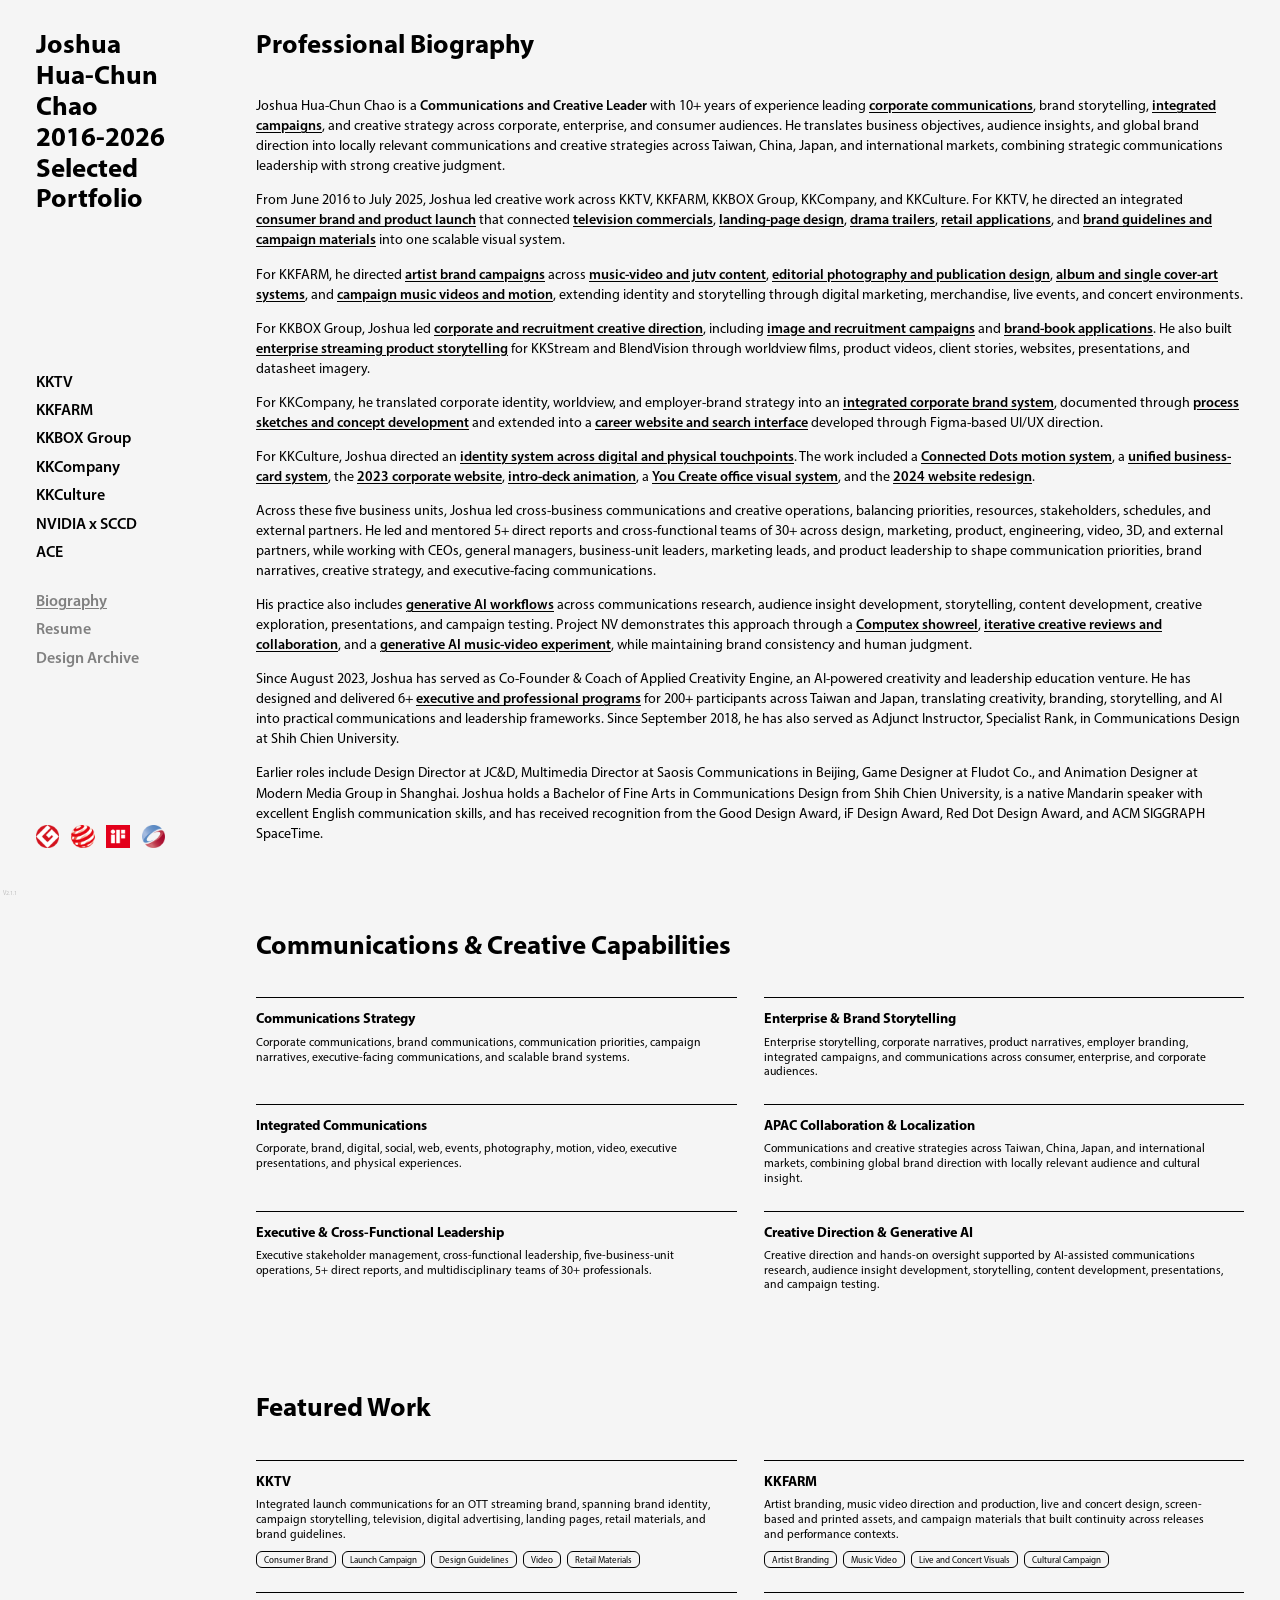
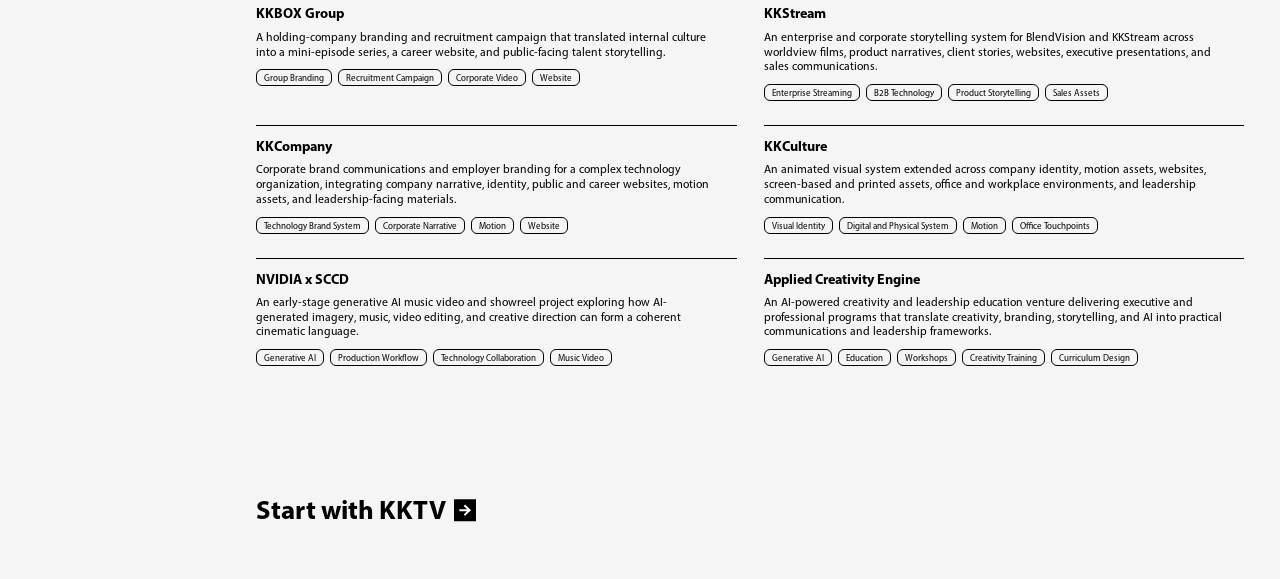
<file: index.html>
<!doctype html>
<!--
  CODE HANDOFF NOTES
  File: index.html
  Browser title: Joshua Chao &mdash; Creative Director for Technology, Brand Systems, and AI Creativity
  Purpose: Biography landing page. This page combines the professional biography, capabilities, methodology, leadership context, tools, and the portfolio entry link.

  Architecture overview:
  - This is a static, self-contained HTML page. Each page duplicates the shared CSS and JS intentionally so it can be uploaded or handed off without a build step.
  - The page is organized as: head metadata and paint shield, early boot script, full stylesheet, left navigation, main content sections, shared image lightbox, and shared runtime script.
  - Visual layout depends mostly on CSS custom properties in :root. Change spacing, type scale, left-nav width, and responsive behavior there before editing many individual selectors.
  - Portfolio assets are represented by article.card elements with data-card, data-id, data-title, and data-file-path attributes. The runtime uses those attributes for local curation, captions, and image-lightbox ordering.
  - The red/purple revision text is hidden by default. Triple-click the invisible 200x200px button in the top-right corner within one second to toggle revision colors.
  - The site is designed to work from file:// and from static hosting. Optional helper API calls are silent and non-critical.

  Maintenance warnings:
  - Keep data-id values stable when replacing assets; localStorage removal state and lightbox ordering rely on them.
  - Keep .media-frame around all image/video/iframe assets; it supplies the RGB 245 edge mask and loading state.
  - Keep .project-overview-card spacing tied to --heading-content-gap and --section-gap so all pages stay rhythmically consistent.
  - When adding a new page, copy one existing page and update only content, active nav state, metadata, and bottom next-link target.
-->
<html lang="en" style="background: #f5f5f5; background-color: #f5f5f5; color-scheme: only light;">
<!-- HEAD: metadata, early paint protection, SEO tags, favicon, and font preloads. -->
<head>
  <meta charset="utf-8" />
  <meta name="color-scheme" content="only light" />
  <meta name="supported-color-schemes" content="light" />
  <meta name="viewport" content="width=device-width, initial-scale=1" />
  <meta name="theme-color" content="#f5f5f5" />
  <meta name="theme-color" content="#f5f5f5" media="(prefers-color-scheme: light)" />
  <meta name="theme-color" content="#f5f5f5" media="(prefers-color-scheme: dark)" />
  <!-- INITIAL PAINT SHIELD STYLE: runs before the main stylesheet to prevent black/dark flashes while local media and fonts load. -->
  <style id="initial-background-style">
    /* This block is deliberately duplicated before the main CSS. It forces the page, media frames, and paint shield to RGB 245 so browser dark mode or video edges cannot show black during first paint. */
    :root,
    html,
    body {
      min-width: 100%;
      min-height: 100%;
      margin: 0;
      background: #f5f5f5 !important;
      background-color: #f5f5f5 !important;
      background-image: linear-gradient(#f5f5f5, #f5f5f5) !important;
      color-scheme: only light !important;
      forced-color-adjust: none !important;
    }

    body::before {
      content: "";
      position: fixed;
      inset: 0;
      z-index: -1;
      background: #f5f5f5 !important;
      background-color: #f5f5f5 !important;
      pointer-events: none;
    }

    #paint-shield {
      position: fixed;
      inset: 0;
      z-index: 2147483647;
      display: block;
      width: 100vw;
      height: 100vh;
      background: #f5f5f5 !important;
      background-color: #f5f5f5 !important;
      background-image: linear-gradient(#f5f5f5, #f5f5f5) !important;
      pointer-events: none;
      opacity: 1;
      visibility: visible;
      color-scheme: only light !important;
      forced-color-adjust: none !important;
    }

    html.is-paint-ready #paint-shield {
      opacity: 0;
      visibility: hidden;
      transition: opacity 80ms linear, visibility 0s linear 80ms;
    }

    video,
    iframe,
    img:not(.image-lightbox__image),
    picture,
    canvas,
          /* MEDIA FRAME: masks image/video edges with the RGB 245 frame color and provides a stable aspect-ratio box for lazy media. */

    .media-frame {
      background: #f5f5f5 !important;
      background-color: #f5f5f5 !important;
    }

    @media (prefers-color-scheme: dark) {
      :root,
      html,
      body,
      body::before,
      #paint-shield,
      video,
      iframe,
      img:not(.image-lightbox__image),
      picture,
      canvas,
      .media-frame {
        background: #f5f5f5 !important;
        background-color: #f5f5f5 !important;
        background-image: linear-gradient(#f5f5f5, #f5f5f5) !important;
        color-scheme: only light !important;
        forced-color-adjust: none !important;
      }
    }
  

    .side-menu a.side-menu-muted,
    .side-menu a.side-menu-muted:visited,
    .side-menu a.side-menu-muted.is-active,
    .side-menu a.side-menu-muted[aria-current="page"] {
      color: #808080 !important;
      text-decoration-color: #808080 !important;
    }

    .side-menu a.side-menu-muted:hover,
    .side-menu a.side-menu-muted:focus-visible {
      color: #6f6f6f !important;
      text-decoration-color: #6f6f6f !important;
    }

  

    .content-panel[data-panel="biography"] > .section:not(.document-copy) > h2 {
      padding-bottom: 14px;
    }

    .content-panel[data-panel="biography"] > .section:not(.document-copy) > h2 + .essay,
    .content-panel[data-panel="biography"] > .section:not(.document-copy) > h2 + .portfolio-text-grid {
      margin-top: var(--heading-content-gap);
    }

  </style>
  <!-- SEO AND ASSET HINTS: title/description for sharing plus local font preloads for stable typography. -->
  <title>Joshua Hua-Chun Chao &mdash; Art Director | Creative Director | APAC Brand &amp; Campaign Lead</title>
  <meta name="description" content="Portfolio of Joshua Hua-Chun Chao, an Art Director, Creative Director, and APAC Brand & Campaign Lead with 10+ years of experience across integrated campaigns, brand systems, UI/UX, motion, video, 3D, and AI-assisted creative workflows." />
  <meta property="og:title" content="Joshua Chao &mdash; Selected Creative Direction Portfolio" />
  <meta property="og:description" content="Brand systems, technology storytelling, campaign direction, motion, digital, and AI-assisted creative work across culture, enterprise technology, entertainment, and education." />
  <link rel="icon" href="favicon.ico" type="image/x-icon" />
  <link rel="stylesheet" href="assets/portfolio-review.css" />
  <script src="assets/media-skill-tags.js" defer></script>
  <link rel="preload" href="assets/fonts/MyriadPro-Regular.otf" as="font" type="font/otf" crossorigin="anonymous" />
  <link rel="preload" href="assets/fonts/MyriadPro-Semibold.otf" as="font" type="font/otf" crossorigin="anonymous" />
  <link rel="preload" href="assets/fonts/MyriadPro-Bold.otf" as="font" type="font/otf" crossorigin="anonymous" />
  <style id="resume-update-highlight">
    /* Resume-aligned text is monochrome by default. Triple-Q within one second
       reveals the original blue review color for the current browser tab. */
    .resume-update,
    .resume-update * {
      color: #000 !important;
      text-decoration-color: #000 !important;
    }

    html.is-resume-update-blue .resume-update,
    html.is-resume-update-blue .resume-update * {
      color: #0057d9 !important;
      text-decoration-color: #0057d9 !important;
    }

    /* The Resume navigation item was grey in the original presentation and
       stays grey in both modes. */
    html.is-resume-update-blue .side-menu a.side-menu-muted.resume-update,
    html.is-resume-update-blue .side-menu a.side-menu-muted.resume-update:visited,
    html.is-resume-update-blue .side-menu a.side-menu-muted.resume-update.is-active,
    html.is-resume-update-blue .side-menu a.side-menu-muted.resume-update[aria-current="page"] {
      color: #808080 !important;
      text-decoration-color: #808080 !important;
    }

    html.is-resume-update-blue .side-menu a.side-menu-muted.resume-update:hover,
    html.is-resume-update-blue .side-menu a.side-menu-muted.resume-update:focus-visible {
      color: #6f6f6f !important;
      text-decoration-color: #6f6f6f !important;
    }
  </style>
  <style id="pdf-aligned-update-highlight">
    /* Text revised to align the biography with the Head of Communications resume. */
    .content-panel .pdf-aligned-update,
    .content-panel .pdf-aligned-update * {
      color: #000 !important;
      text-decoration-color: #000 !important;
    }
  </style>
  <style id="biography-text-only-layout">
    /* Biography is intentionally text-only; release the width reserved for the former portrait. */
    .content-panel[data-panel="biography"],
    .document-copy,
    .biography-layout {
      --biography-photo-width: 0px !important;
      --biography-photo-gap: 0px !important;
      --biography-text-column-width: 100% !important;
    }

    #biography-panel-title,
    .content-panel[data-panel="biography"] > .section,
    .content-panel[data-panel="biography"] > .next-panel-link,
    .biography-layout {
      width: 100% !important;
      max-width: none !important;
    }

    #biography-panel-title + .biography-layout {
      margin-top: var(--heading-content-gap);
    }

    #biography-panel-title + .biography-layout > .essay {
      margin-top: 0;
    }
  </style>
</head>
<!-- BODY: all visible UI starts here. Inline background repeats the paint-shield color before CSS finishes loading. -->
<body bgcolor="#f5f5f5" style="margin: 0; background: #f5f5f5; background-color: #f5f5f5; color-scheme: only light;">
<!-- PAINT SHIELD: temporary full-screen layer removed after two animation frames by the boot script. -->
<div id="paint-shield" aria-hidden="true"></div>
<!-- HIDDEN TEXT-COLOR MODE: press Q three times within one second to toggle the original blue resume-update text. -->
<script>
  (() => {
    // EARLY BOOT SCRIPT: keep the background stable, initialize the tab-scoped
    // text-color mode, and release the paint shield after first layout.
    const bg = "#f5f5f5";
    const root = document.documentElement;
    const resumeColorStorageKey = "portfolioResumeTextColorV3";
    const setResumeColorMode = (showBlue) => {
      root.classList.toggle("is-resume-update-blue", showBlue);
      try {
        window.sessionStorage?.setItem(
          resumeColorStorageKey,
          showBlue ? "blue" : "black",
        );
      } catch {}
    };

    try {
      setResumeColorMode(
        window.sessionStorage?.getItem(resumeColorStorageKey) === "blue",
      );
    } catch {
      setResumeColorMode(false);
    }

    const qPressTimes = [];
    window.addEventListener("keydown", (event) => {
      if (
        event.repeat ||
        event.isComposing ||
        event.ctrlKey ||
        event.altKey ||
        event.metaKey ||
        event.key.toLowerCase() !== "q"
      ) {
        return;
      }

      const eventTarget = event.target;
      if (
        eventTarget instanceof HTMLElement &&
        (eventTarget.isContentEditable ||
          /^(INPUT|TEXTAREA|SELECT)$/.test(eventTarget.tagName))
      ) {
        return;
      }

      const now = window.performance.now();
      qPressTimes.push(now);
      while (qPressTimes.length && now - qPressTimes[0] > 1000) {
        qPressTimes.shift();
      }

      if (qPressTimes.length >= 3) {
        qPressTimes.length = 0;
        setResumeColorMode(
          !root.classList.contains("is-resume-update-blue"),
        );
      }
    });

    root.style.background = bg;
    root.style.backgroundColor = bg;
    root.style.colorScheme = "only light";
    document.body.style.background = bg;
    document.body.style.backgroundColor = bg;
    document.body.style.colorScheme = "only light";
    requestAnimationFrame(() => {
      requestAnimationFrame(() => {
        root.classList.add("is-paint-ready");
      });
    });
  })();
</script>
<!-- MAIN STYLESHEET: shared responsive layout, typography, media frames, navigation, lightbox, and page-specific grids. -->
<style id="site-styles">
    /* STYLE MAP: variables -> base layout -> navigation -> sections -> media cards -> lightbox/video controls -> responsive rules -> revision/project overview utilities. */
    /* DESIGN TOKENS: global fonts, responsive type sizes, spacing units, side-nav width, award-logo sizing, and shared background color. These variables are reused throughout the stylesheet, so layout changes should usually start here. */

    :root {
      --page-font: "Myriad Pro", myriad-pro, "Myriad Set Pro", sans-serif;
      --zh-article-font: "Myriad Pro", myriad-pro, "Myriad Set Pro", sans-serif;
      --article-caption-font-size: clamp(11px, 0.92vw, 15px);
      --article-body-font-size: clamp(13.2px, 1.104vw, 18px);
      --page-title-font-size: clamp(24px, 2.1vw, 42px);
      --page-title-line-height: calc(0.96em + 2px);
      --heading-content-gap: 20px;
      --essay-media-gap: 44px;
      --section-gap: 56px;
      --outer-text-gutter: 36px;
      --award-logo-gap: calc(var(--award-logo-size) / 2);
      --award-logo-min-row-width: 128px;
      --award-logo-size: clamp(16px, 1.75vw, 33px);
      --side-title-font-size: var(--page-title-font-size);
      --side-menu-font-size: clamp(16px, 1.15vw, 22px);
      --side-menu-line-extra: 6px;
      --side-award-logo-gap: calc(var(--side-award-logo-size) / 2);
      --side-award-logo-size: var(--award-logo-size);
      --side-nav-top-padding: 36px;
      --content-title-top-padding: 32px;
      --award-logo-bottom-offset: max(52px, calc(env(safe-area-inset-bottom, 0px) + 44px));
      --next-panel-bottom-offset: var(--award-logo-bottom-offset);
      --next-panel-visual-align-shift: 0.075em;
      --next-panel-start-visual-align-shift: 0.27em;
      --side-nav-viewport-height: 100vh;
      --side-nav-width: calc(100vw / 5);
      --site-bg: #f5f5f5;
      color-scheme: only light !important;
      forced-color-adjust: none;
    }

    :root.is-site-ready {
      --site-bg: #f5f5f5;
    }

    @supports (height: 100svh) {
      :root {
        --side-nav-viewport-height: 100svh;
      }
    }

    /* LOCAL FONT LOADING: Myriad Pro files are bundled in assets/fonts so the portfolio renders consistently offline and when uploaded as static files. */

    @font-face {
      font-family: "Myriad Pro";
      src: url("assets/fonts/MyriadPro-Regular.otf") format("opentype");
      font-weight: 400;
      font-style: normal;
      font-display: block;
    }

    @font-face {
      font-family: "Myriad Pro";
      src: url("assets/fonts/MyriadPro-Semibold.otf") format("opentype");
      font-weight: 600 700;
      font-style: normal;
      font-display: block;
    }

    @font-face {
      font-family: "Myriad Pro";
      src: url("assets/fonts/MyriadPro-Bold.otf") format("opentype");
      font-weight: 800 900;
      font-style: normal;
      font-display: block;
    }

    * { box-sizing: border-box; }

    *,
    *::before,
    *::after {
      font-family: var(--page-font);
    }

    /* DOCUMENT BASE: locks the site to a light visual environment and prevents browser dark-mode overrides from changing the portfolio colors. */

    html {
      min-height: 100%;
      background: var(--site-bg);
    }

    body {
      min-height: 100vh;
      margin: 0;
      background: var(--site-bg);
      color: #000;
      font-family: var(--page-font);
      font-size: 16px;
      line-height: 1.35;
      forced-color-adjust: none;
    }
    a {
      color: inherit;
      text-decoration-thickness: 1px;
      text-underline-offset: 2px;
    }

    button {
      font: inherit;
    }

    /* MAIN SCROLLING CANVAS: the right-side content area. Desktop/tablet pages reserve one fifth of the viewport for the fixed left navigation. */

    .page {
      width: fit-content;
      max-width: 100%;
      min-width: 0;
      padding-right: var(--outer-text-gutter);
      background: var(--site-bg);
      background-color: var(--site-bg);
      text-align: left;
    }

    /* TWO-COLUMN APPLICATION SHELL: left side-nav plus right content panel. Mobile media queries later collapse this into a top-menu experience. */

    .layout {
      display: grid;
      grid-template-columns: var(--side-nav-width) minmax(0, calc(100vw - var(--side-nav-width)));
      width: 100%;
      min-height: var(--side-nav-viewport-height);
      background: var(--site-bg);
      background-color: var(--site-bg);
    }

    .side-nav::after {
      content: "V2.1.1";
      position: absolute;
      left: 3px;
      bottom: 3px;
      z-index: 1;
      color: rgb(191, 191, 191);
      font-size: 6px;
      font-weight: 400;
      line-height: 1;
      letter-spacing: 0;
      pointer-events: none;
      user-select: none;
    }

    /* LEFT NAVIGATION RAIL: fixed/viewport-height navigation that holds the title, case-study links, document links, and award logos. */

    .side-nav {
      position: sticky;
      top: 0;
      align-self: start;
      display: flex;
      flex-direction: column;
      width: var(--side-nav-width);
      min-height: var(--side-nav-viewport-height);
      height: var(--side-nav-viewport-height);
      max-height: var(--side-nav-viewport-height);
      padding: var(--side-nav-top-padding) 18px var(--award-logo-bottom-offset) var(--outer-text-gutter);
      border-right: 0;
      background: var(--site-bg);
    }

    @media (min-width: 761px) {
      :root {
        --side-title-font-size: clamp(18px, min(max(24px, 2.1vw), 4.2vh), 42px);
        --side-nav-top-padding: clamp(18px, min(36px, 3.6vh), 36px);
        --content-title-top-padding: var(--side-nav-top-padding);
      }

      .side-nav {
        --side-title-font-size: clamp(18px, min(max(24px, 2.1vw), 4.2vh), 42px);
        --side-menu-font-size: clamp(12px, min(max(16px, 1.15vw), 2.25vh), 22px);
        --side-menu-line-extra: clamp(3px, 0.7vh, 6px);
        --side-award-logo-gap: calc(var(--side-award-logo-size) / 2);
        --side-award-logo-size: clamp(12px, min(max(16px, 1.75vw), 3vh), 33px);
        --side-nav-top-padding: clamp(18px, min(36px, 3.6vh), 36px);
      }
    }

    .side-title {
      appearance: none;
      margin: 0;
      padding: 0;
      border: 0;
      background: transparent;
      color: inherit;
      font-family: var(--page-font);
      font-size: var(--side-title-font-size);
      font-weight: 900;
      line-height: calc(var(--page-title-line-height) + 3px);
      letter-spacing: 0;
      text-align: left;
      cursor: pointer;
    }

    .side-title,
    .mobile-menu-title {
      text-decoration: none;
    }

    .side-title span {
      display: block;
    }

    .side-title:hover,
    .side-title:focus-visible,
    .mobile-menu-title:hover,
    .mobile-menu-title:focus-visible {
      outline: 0;
    }

    .mobile-menu-toggle {
      display: none;
    }

    .mobile-menu-title {
      display: none;
    }

    .side-menu {
      display: flex;
      flex-direction: column;
      align-items: flex-start;
      gap: 4px;
      margin: var(--side-menu-group-gap, calc(1.15em + var(--side-menu-line-extra))) 0 0;
      font-size: var(--side-menu-font-size);
    }

    .side-menu button,
    .side-menu a {
      appearance: none;
      display: block;
      width: 100%;
      padding: 0;
      border: 0;
      background: transparent;
      color: #000;
      font-family: var(--page-font);
      font-size: inherit;
      font-weight: 700;
      line-height: calc(1.15em + var(--side-menu-line-extra));
      letter-spacing: 0;
      text-align: left;
      cursor: pointer;
      text-decoration: none;
    }

    .side-menu button:hover,
    .side-menu button:focus-visible,
    .side-menu button.is-active,
    .side-menu a.is-active,
    .side-menu a:hover,
    .side-menu a:focus-visible {
      text-decoration: underline;
      text-decoration-thickness: 1px;
      text-underline-offset: 2px;
      outline: 0;
    }

    .side-menu--secondary {
      margin-top: calc(1.15em + var(--side-menu-line-extra));
      padding-top: 0;
    }

    .side-menu--secondary button,
    .side-menu--secondary a:not(.award-logo-row) {
      color: #000;
    }

    .side-menu__subline {
      display: block;
    }

    .side-menu a.award-logo-row {
      position: absolute;
      left: var(--outer-text-gutter);
      bottom: var(--award-logo-bottom-offset);
      display: flex;
      align-items: flex-end;
      justify-content: flex-start;
      gap: var(--side-award-logo-gap);
      width: var(--award-logo-row-width, var(--award-logo-min-row-width));
      margin: 0;
      line-height: 1;
      cursor: pointer;
      text-decoration: none;
    }

    .side-menu a.design-archive-link {
      margin-top: 0;
    }

    .side-menu a.award-logo-row:hover,
    .side-menu a.award-logo-row:focus-visible {
      text-decoration: none;
      outline: 0;
    }

    .award-logo-row img {
      display: block;
      flex: 0 0 var(--side-award-logo-size);
      width: var(--side-award-logo-size);
      max-width: calc((100% - (var(--side-award-logo-gap) * 3)) / 4);
      min-width: 0;
      aspect-ratio: 1 / 1;
      height: auto;
      object-fit: contain;
      vertical-align: bottom;
      cursor: pointer;
    }

    /* DESKTOP/TABLET AWARD BASELINE: pin award logos to the visual viewport so Safari/iPad does not place them higher than the bottom next-link label. */
    @media (min-width: 761px) {
      .side-menu a.award-logo-row {
        position: fixed;
        z-index: 2;
      }
    }

    /* CONTENT PANEL: each page currently has one active panel, but the class structure supports panel switching from earlier versions. */

    .content-panel {
      display: none;
      background: var(--site-bg);
      background-color: var(--site-bg);
    }

    .content-panel.is-active {
      display: block;
    }

    .hero {
      padding: 36px 20px 20px 0;
      border-bottom: 0;
    }

    h1 {
      margin: 0;
      font-family: var(--page-font);
      font-size: var(--page-title-font-size);
      font-weight: 900;
      line-height: calc(var(--page-title-line-height) + 3px);
      letter-spacing: 0;
    }

    .intro {
      max-width: 980px;
      margin: 18px 0 0;
      font-size: clamp(14px, 1.1vw, 18px);
    }

    /* SECTION RHYTHM: all major content blocks share these spacing rules so headings, media grids, essays, and next links remain visually consistent. */

    .section {
      border-bottom: 0;
    }

    .section + .section {
      margin-top: var(--section-gap);
    }

    .section h2 {
      margin: 0;
      padding: 16px 20px 14px 0;
      border-bottom: 0;
      font-family: var(--page-font);
      font-size: var(--side-title-font-size);
      font-weight: 900;
      line-height: calc(var(--page-title-line-height) + 3px);
      letter-spacing: 0;
    }

    .content-panel > .section:first-child > h2:first-of-type {
      padding-top: 32px;
    }

    .content-panel > .section:first-child > h2:first-of-type {
      padding-top: var(--content-title-top-padding);
      font-size: var(--side-title-font-size);
    }

    /*
      CROSS-PAGE SKILL ANCHORS: reserve the difference between the left-rail
      top inset and a standard section heading's 16px top padding. This places
      the heading text on the same visual top edge as the first side-title line
      before the small font-metric correction in the alignment script runs.
    */
    @media (min-width: 761px), (min-width: 600px) and (max-width: 760px) and (orientation: portrait) {
      .section h2[id]:target {
        scroll-margin-top: max(0px, calc(var(--side-nav-top-padding) - 16px));
      }

      .content-panel > .section:first-child > h2[id]:first-of-type:target {
        scroll-margin-top: 0;
      }
    }

    .overview-title-line,
    .overview-title-subtitle {
      display: block;
    }

    .overview-title-subtitle {
      margin-top: calc(var(--heading-content-gap) + 10.6px);
      font-size: 0.78em;
      line-height: 1.32;
    }

    .section h2 + .grid,
    .section h2 + .essay {
      margin-top: var(--heading-content-gap);
    }

    .section .essay + .grid {
      margin-top: var(--essay-media-gap);
    }

    .section .essay + h2,
    .section .grid + h2 {
      margin-top: var(--section-gap);
    }

    /* BOTTOM NAVIGATION LINK: aligns the case-study progression link with the award-logo baseline in the left navigation. */

    .next-panel-link {
      display: flex;
      align-items: center;
      justify-content: flex-start;
      gap: 0.28em;
      width: 100%;
      margin: var(--section-gap) 0 0;
      padding: var(--section-gap) 0 calc(var(--next-panel-bottom-offset) + var(--next-panel-visual-align-shift));
      border: 0;
      border-top: 0;
      background: var(--site-bg);
      color: #000;
      font-family: var(--page-font);
      font-size: var(--page-title-font-size);
      font-weight: 900;
      line-height: var(--page-title-line-height);
      letter-spacing: 0;
      text-align: left;
      text-decoration: none;
      cursor: pointer;
    }

    .next-panel-link__label {
      flex: 0 1 auto;
      transform: translateY(var(--next-panel-visual-align-shift));
    }

    .next-panel-link--start,
    .next-panel-link--flat-bottom {
      --next-panel-visual-align-shift: var(--next-panel-start-visual-align-shift);
    }

    .next-panel-link__button {
      appearance: none;
      display: inline-flex;
      align-items: center;
      justify-content: center;
      flex: 0 0 auto;
      width: 0.82em;
      height: 0.82em;
      margin: calc(-0.12em - 2px) 0 0;
      padding: 0;
      border: 0;
      background: #000;
      color: #fff;
      font: inherit;
      line-height: 1;
      text-align: center;
      text-decoration: none;
      transform: translateY(var(--next-panel-visual-align-shift));
      cursor: pointer;
    }

    .next-panel-link:hover .next-panel-link__button,
    .next-panel-link:focus-visible .next-panel-link__button {
      background: #000;
      color: #fff;
      text-decoration: none;
      outline: 2px solid #000;
      outline-offset: 2px;
    }

    .next-panel-link__arrow {
      position: relative;
      display: block;
      flex: 0 0 auto;
      width: 100%;
      height: 100%;
      overflow: hidden;
      color: #fff;
      font-size: inherit;
      line-height: 1;
      user-select: none;
    }

    .next-panel-link__arrow::before,
    .next-panel-link__arrow::after {
      content: "";
      position: absolute;
      top: 50%;
      left: 50%;
      display: block;
      background: #fff;
    }

    .next-panel-link__arrow::before {
      width: 44%;
      height: 0.075em;
      transform: translate(-58%, -50%);
    }

    .next-panel-link__arrow::after {
      width: 28%;
      height: 28%;
      border-top: 0.075em solid #fff;
      border-right: 0.075em solid #fff;
      background: transparent;
      transform: translate(-48%, -50%) rotate(45deg);
    }

    .section-note {
      margin: 0;
      padding: 12px 20px 14px 0;
      border-bottom: 0;
      font-size: 14px;
    }

    /* ARTICLE COPY: single-column essay container used for biography copy and post-media case-study writing. */

    .essay {
      display: grid;
      grid-template-columns: 1fr;
      gap: 0;
      width: 100%;
      max-width: none;
      padding: 0;
    }

    .essay-block {
      margin: 0;
      min-width: 0;
      width: 100%;
      align-self: start;
    }

    .essay-block:last-child {
      margin-bottom: 0;
    }

    .essay-label {
      margin: 0 0 12px;
      font-size: 14px;
      font-weight: 700;
      line-height: 1.1;
      letter-spacing: 0;
    }

    .essay p {
      margin: 0 0 14px;
      font-size: var(--article-body-font-size);
      line-height: 1.42;
      letter-spacing: 0;
    }

    .essay p:last-child {
      margin-bottom: 0;
    }

    .bio-link {
      color: inherit;
      font-weight: 700;
      text-decoration: underline;
      text-decoration-thickness: 1px;
      text-underline-offset: 2px;
    }

    .bio-link:hover,
    .bio-link:focus-visible {
      text-decoration-thickness: 1px;
      outline: 0;
    }

    .bio-link strong {
      font-weight: inherit;
    }

    /* BIOGRAPHY-SPECIFIC LAYOUT: constrains the article column and manages the fixed right-side portrait on desktop/tablet. */

    .content-panel[data-panel="biography"] {
      --biography-photo-ratio: 0.5835;
      --biography-photo-title-align-offset: clamp(3px, 0.24vw, 5px);
      --biography-photo-inset: calc(var(--content-title-top-padding) + var(--biography-photo-title-align-offset));
      --biography-photo-height: calc(100vh - (var(--biography-photo-inset) * 2));
      --biography-photo-width: calc(var(--biography-photo-height) * var(--biography-photo-ratio));
      --biography-photo-gap: 44px;
      --biography-text-column-width: max(6.4em, calc(100vw - var(--side-nav-width) - var(--outer-text-gutter) - var(--biography-photo-width) - var(--biography-photo-gap)));
    }

    .document-copy {
      --biography-photo-ratio: 0.5835;
      --biography-photo-inset: calc(var(--content-title-top-padding) + var(--biography-photo-title-align-offset));
      --biography-photo-height: calc(100vh - (var(--biography-photo-inset) * 2));
      --biography-photo-width: calc(var(--biography-photo-height) * var(--biography-photo-ratio));
      --biography-photo-gap: 44px;
    }

    @media (min-width: 761px) {
      #biography-panel-title {
        max-width: var(--biography-text-column-width);
        white-space: normal;
        word-break: normal;
        overflow-wrap: normal;
      }

      .content-panel[data-panel="biography"] > .section:not(.document-copy),
      .content-panel[data-panel="biography"] > .next-panel-link {
        max-width: var(--biography-text-column-width);
      }

      .biography-layout {
        width: var(--biography-text-column-width);
        max-width: var(--biography-text-column-width);
      }
    }

    .biography-layout {
      display: block;
      position: static;
    }

    .biography-layout .essay {
      width: 100%;
      min-width: 0;
    }

    .biography-photo {
      position: fixed;
      top: var(--biography-photo-inset);
      bottom: auto;
      right: var(--outer-text-gutter);
      z-index: 1;
      width: var(--biography-photo-width);
      height: var(--biography-photo-height);
      margin: 0;
      pointer-events: none;
      background: var(--site-bg);
      overflow: hidden;
    }

    .biography-photo img {
      display: block;
      width: 100%;
      height: 100%;
      object-fit: contain;
      object-position: center;
      background: var(--site-bg);
    }

    @supports (height: 100dvh) {
      .content-panel[data-panel="biography"],
      .document-copy {
        --biography-photo-height: calc(100dvh - (var(--biography-photo-inset) * 2));
        --biography-photo-width: calc(var(--biography-photo-height) * var(--biography-photo-ratio));
        --biography-text-column-width: max(6.4em, calc(100vw - var(--side-nav-width) - var(--outer-text-gutter) - var(--biography-photo-width) - var(--biography-photo-gap)));
      }

      .biography-layout {
        --biography-photo-height: calc(100dvh - (var(--biography-photo-inset) * 2));
        --biography-photo-width: calc(var(--biography-photo-height) * var(--biography-photo-ratio));
      }

      .biography-photo {
        height: var(--biography-photo-height);
      }
    }

    @media (min-width: 761px) and (max-width: 1180px) and (orientation: portrait) {
      .content-panel[data-panel="biography"],
      .document-copy {
        --biography-photo-width: 33.333vw;
        --biography-photo-height: calc(var(--biography-photo-width) / var(--biography-photo-ratio));
        --biography-photo-gap: 32px;
        --biography-text-column-width: max(6.4em, calc(100vw - var(--side-nav-width) - var(--outer-text-gutter) - var(--biography-photo-width) - var(--biography-photo-gap)));
      }

      .biography-layout {
        --biography-photo-width: 33.333vw;
        --biography-photo-height: calc(var(--biography-photo-width) / var(--biography-photo-ratio));
        --biography-photo-gap: 32px;
      }

      .biography-photo {
        top: var(--biography-photo-inset);
        right: var(--outer-text-gutter);
        width: var(--biography-photo-width);
        height: var(--biography-photo-height);
      }
    }

    @media (min-width: 761px) and (min-aspect-ratio: 3 / 4) and (max-aspect-ratio: 4 / 3) {
      .content-panel[data-panel="biography"],
      .document-copy,
      .biography-layout {
        --biography-photo-gap: clamp(32px, 3.8vw, 44px);
        --biography-photo-width: calc((100vw - var(--side-nav-width) - var(--outer-text-gutter) - var(--biography-photo-gap)) / 2);
        --biography-photo-height: calc(var(--biography-photo-width) / var(--biography-photo-ratio));
        --biography-text-column-width: max(6.4em, calc(100vw - var(--side-nav-width) - var(--outer-text-gutter) - var(--biography-photo-width) - var(--biography-photo-gap)));
      }

      .biography-photo {
        top: var(--biography-photo-inset);
        right: var(--outer-text-gutter);
        width: var(--biography-photo-width);
        height: var(--biography-photo-height);
      }
    }

      /* MEDIA GRID: default two-column portfolio grid. Specialized page grids override this for books, square assets, process grids, and video rows. */

    .grid {
      display: grid;
      grid-template-columns: repeat(2, minmax(0, 1fr));
      gap: 10px;
      background: var(--site-bg);
    }

    .blendvision-grid {
      grid-template-columns: repeat(3, minmax(0, 1fr));
    }

    .blendvision-worldview {
      grid-column: 1 / -1;
    }

    .kkcompany-final-card,
    .full-row-card {
      grid-column: 1 / -1;
    }

    .process-grid {
      grid-template-columns: repeat(6, minmax(0, 1fr));
    }

    .process-grid .card-body {
      display: none;
    }

    .process-card--half {
      grid-column: span 3;
    }

    .process-card--third {
      grid-column: span 2;
    }

    .process-card--full {
      grid-column: 1 / -1;
    }

    .process-grid [data-id^="kkcompany-process-logo-design-blog-k-00"] .media-frame {
      aspect-ratio: auto;
      overflow: visible;
      background: var(--site-bg);
    }

    .process-grid [data-id^="kkcompany-process-logo-design-blog-k-00"] .media-frame img {
      width: 100%;
      height: auto;
      object-fit: contain;
      background: var(--site-bg);
    }

    .pixel-system-grid {
      grid-template-columns: repeat(6, minmax(0, 1fr));
      align-items: start;
    }

    .pixel-system-grid .media-frame {
      aspect-ratio: auto;
      overflow: visible;
      background: var(--site-bg);
    }

    .pixel-system-grid .media-frame img {
      width: 100%;
      height: auto;
      object-fit: contain;
      background: var(--site-bg);
    }

    .pixel-system-card--wide {
      grid-column: span 3;
    }

    .pixel-system-card--full {
      grid-column: 1 / -1;
    }

    .pixel-system-grid [data-id^="kkculture-you-create-pixel-art-print-"] .card-body {
      display: none;
    }

        /* MEDIA CARD: one portfolio asset wrapper. data-card/data-id/data-title/data-file-path are used by JS selection and lightbox tooling. */

    .card {
      display: block;
      width: 100%;
      min-width: 0;
      border: 0;
      background: var(--site-bg);
    }

    .card:nth-child(odd) {
      border-right: 0;
    }

    .media-frame {
      position: relative;
      width: 100%;
      aspect-ratio: 16 / 9;
      overflow: hidden;
      background: var(--site-bg);
    }

    .media-frame.is-media-loading::before {
      content: "";
      position: absolute;
      top: 50%;
      left: 50%;
      z-index: 3;
      width: 24px;
      height: 24px;
      border: 2px solid rgba(128, 128, 128, 0.28);
      border-top-color: rgb(128, 128, 128);
      border-radius: 999px;
      box-shadow: 0 0 0 1px rgba(128, 128, 128, 0.18);
      pointer-events: none;
      transform: translate(-50%, -50%) rotate(0turn);
      animation: mediaLoadingSpin 720ms linear infinite;
    }

    @keyframes mediaLoadingSpin {
      to {
        transform: translate(-50%, -50%) rotate(1turn);
      }
    }

    .media-frame::after {
      content: "";
      position: absolute;
      inset: 0;
      z-index: 2;
      box-shadow: inset 0 0 0 1px var(--site-bg);
      pointer-events: none;
    }

    .media-frame.is-fullscreen,
    .media-frame:fullscreen,
    .media-frame:-webkit-full-screen {
      width: 100vw;
      height: 100vh;
      max-width: 100vw;
      max-height: 100vh;
      width: 100dvw;
      height: 100dvh;
      max-width: 100dvw;
      max-height: 100dvh;
      aspect-ratio: auto;
      background: #000;
      background-color: #000;
    }

    .media-frame:fullscreen::after,
    .media-frame:-webkit-full-screen::after {
      content: none;
      border: 0;
      box-shadow: none;
    }

    .media-frame.is-fullscreen .sound-button,
    .media-frame:fullscreen .sound-button,
    .media-frame:-webkit-full-screen .sound-button {
      display: none;
    }

    .media-frame video,
    .media-frame img,
    .media-frame iframe {
      display: block;
      width: 100%;
      height: 100%;
      border: 0;
      background: var(--site-bg);
      background-color: var(--site-bg);
      object-fit: contain;
    }

    .media-frame video,
    .media-frame img {
      box-sizing: border-box;
      border: 0;
    }

    .media-frame.is-fullscreen video,
    .media-frame:fullscreen video,
    .media-frame:-webkit-full-screen video,
    video:fullscreen,
    video:-webkit-full-screen {
      width: 100vw;
      height: 100vh;
      max-width: 100vw;
      max-height: 100vh;
      width: 100dvw;
      height: 100dvh;
      max-width: 100dvw;
      max-height: 100dvh;
      border: 0;
      object-fit: contain;
      background: #000;
      background-color: #000;
    }
    .media-frame.media-frame-image,
    .media-frame.media-frame-image img,
    .media-frame.media-frame-file,
    .media-frame.media-frame-file iframe {
      background: var(--site-bg);
      background-color: var(--site-bg);
    }

    .media-frame--cover video,
    .media-frame--cover img {
      object-fit: cover;
    }

    img:not(.image-lightbox__image) {
      box-sizing: border-box;
      border: 0;
      outline: 0;
      cursor: zoom-in;
      /* Keep portfolio images in the normal paint flow. Creating one GPU layer
         per image can leave decoded lazy images blank until another UI action
         invalidates the compositor. */
      backface-visibility: visible;
    }

    .side-nav .award-logo-row img {
      cursor: pointer;
    }

    img.is-image-repainting:not(.image-lightbox__image) {
      opacity: 1;
    }

    .concert-grid .media-frame {
      aspect-ratio: 16 / 9;
      overflow: hidden;
      background: var(--site-bg);
    }

    .concert-grid .media-frame img {
      width: 100%;
      height: 100%;
      object-fit: cover;
      object-position: center;
      background: var(--site-bg);
    }

    .concert-grid {
      grid-template-columns: repeat(4, minmax(0, 1fr));
    }

    .concert-grid .card-body {
      display: none;
    }

    .meeting-grid {
      grid-template-columns: repeat(2, minmax(0, 1fr));
    }

    .meeting-grid .media-frame {
      aspect-ratio: 16 / 9;
      overflow: hidden;
      background: var(--site-bg);
    }

    .meeting-grid .media-frame img {
      width: 100%;
      height: 100%;
      object-fit: cover;
      object-position: center;
      background: var(--site-bg);
    }

    .meeting-grid .card-body {
      display: none;
    }

    .kimberley-video-grid {
      grid-template-columns: repeat(3, minmax(0, 1fr));
    }

    .incg-page-grid {
      grid-template-columns: 1fr;
      align-items: start;
    }

    .incg-page-grid .media-frame {
      aspect-ratio: auto;
      overflow: visible;
      background: var(--site-bg);
    }

    .incg-page-grid .media-frame img {
      width: 100%;
      height: auto;
      object-fit: contain;
      background: var(--site-bg);
    }

    .incg-page-grid .card-body {
      display: none;
    }


    .compact-square-grid {
      grid-template-columns: repeat(8, minmax(0, 1fr));
      gap: 10px;
    }

    .compact-square-grid .media-frame {
      aspect-ratio: 1 / 1;
    }

    .compact-square-grid .media-frame img,
    .compact-square-grid .media-frame video {
      object-fit: cover;
    }

    .compact-square-grid .card-body {
      display: none;
    }

    /* LIGHTBOX STATE: prevents page scroll while an image is open in the fullscreen overlay. */

    body.is-lightbox-open {
      overflow: hidden;
    }

    /* IMAGE LIGHTBOX: fixed overlay for click-to-view image browsing, including keyboard and touch navigation. */

    .image-lightbox {
      position: fixed;
      inset: 0;
      z-index: 10000;
      display: flex;
      align-items: center;
      justify-content: center;
      padding: 0;
      background: transparent;
      background-color: transparent;
      cursor: pointer;
      touch-action: pan-y;
      overflow: hidden;
    }

    .image-lightbox:not([hidden]) {
      background: #000;
      background-color: #000;
    }

    .image-lightbox[hidden] {
      display: none;
    }

    .image-lightbox__stage {
      position: absolute;
      inset: 0;
      overflow: hidden;
      touch-action: pan-y;
    }

    .image-lightbox__track {
      display: flex;
      width: 300vw;
      height: 100%;
      transform: translate3d(-100vw, 0, 0);
      will-change: transform;
    }

    .image-lightbox__track.is-sliding {
      transition: transform 260ms cubic-bezier(0.22, 0.8, 0.22, 1);
    }

    .image-lightbox__slide {
      display: flex;
      flex: 0 0 100vw;
      align-items: center;
      justify-content: center;
      width: 100vw;
      height: 100%;
      overflow: hidden;
    }

    .image-lightbox__image {
      display: block;
      width: 100vw;
      height: 100vh;
      max-width: 100vw;
      max-height: 100vh;
      width: 100dvw;
      height: 100dvh;
      max-width: 100dvw;
      max-height: 100dvh;
      border: 0;
      object-fit: contain;
      background: transparent;
      cursor: default;
      user-select: none;
      -webkit-user-drag: none;
      pointer-events: none;
    }
    .image-lightbox__nav {
      appearance: none;
      position: fixed;
      top: 50%;
      z-index: 2;
      display: inline-flex;
      align-items: center;
      justify-content: center;
      width: 56px;
      min-height: 88px;
      padding: 0;
      border: 0;
      background: transparent;
      color: #fff;
      cursor: pointer;
    }

    .image-lightbox__nav[hidden] {
      display: none;
    }

    .image-lightbox__nav--prev {
      left: 12px;
      transform: translateY(-50%);
    }

    .image-lightbox__nav--next {
      right: 12px;
      transform: translateY(-50%);
    }

    .image-lightbox__nav svg {
      display: block;
      width: 34px;
      height: 34px;
      fill: none;
      stroke: currentColor;
      stroke-linecap: square;
      stroke-linejoin: miter;
      stroke-width: 2;
      filter: drop-shadow(0 0 2px rgba(0, 0, 0, 0.7));
    }

    .image-lightbox__nav:hover,
    .image-lightbox__nav:focus-visible {
      outline: 0;
      color: #fff;
    }

    .image-lightbox__close {
      appearance: none;
      position: fixed;
      top: 20px;
      right: 20px;
      z-index: 3;
      display: inline-flex;
      align-items: center;
      justify-content: center;
      width: 44px;
      min-height: 44px;
      padding: 0;
      border: 0;
      background: transparent;
      color: #fff;
      cursor: pointer;
    }

    .image-lightbox__close svg {
      display: block;
      width: 28px;
      height: 28px;
      fill: currentColor;
      filter: drop-shadow(0 0 2px rgba(0, 0, 0, 0.7));
    }

    .book-page-grid {
      grid-template-columns: repeat(8, minmax(0, 1fr));
      gap: 10px;
      align-items: start;
    }

    .book-page-grid .media-frame {
      aspect-ratio: auto;
      overflow: visible;
      background: var(--site-bg);
    }

    .book-page-grid .media-frame img {
      width: 100%;
      height: auto;
      object-fit: contain;
      background: var(--site-bg);
    }

    .book-page-grid .card-body {
      display: none;
    }

    .photo-book-grid {
      grid-template-columns: repeat(3, minmax(0, 1fr));
      gap: 10px;
      align-items: start;
    }

    .photo-book-grid .media-frame {
      aspect-ratio: 1431 / 1006;
      overflow: hidden;
      background: var(--site-bg);
    }

    .photo-book-grid .media-frame img {
      width: 100%;
      height: 100%;
      object-fit: contain;
      object-position: center;
      background: var(--site-bg);
    }

    .photo-book-grid .media-frame img.photo-book-cover {
      object-fit: cover;
    }

    .photo-book-grid .card-body {
      display: none;
    }

    .sound-button {
      position: absolute;
      top: 8px;
      right: 8px;
      z-index: 3;
      display: inline-flex;
      align-items: center;
      justify-content: center;
      width: 36px;
      height: 36px;
      padding: 0;
      border: 0;
      background: transparent;
      color: #fff;
      cursor: pointer;
    }

    .sound-button svg {
      display: block;
      width: 24px;
      height: 24px;
      fill: currentColor;
      stroke: none;
      filter: drop-shadow(0 0 2px rgba(40, 40, 40, 0.8));
      pointer-events: none;
    }

    .sound-button:hover,
    .sound-button:focus-visible {
      outline: 0;
      background: transparent;
      color: #fff;
    }

    /* CUSTOM VIDEO CONTROLS: visual layer added by JS for play/pause, progress, remaining time, sound, and fullscreen. */

    .video-controls {
      position: absolute;
      left: 10px;
      right: 10px;
      bottom: 10px;
      z-index: 3;
      display: flex;
      align-items: center;
      gap: 10px;
      opacity: 0;
      pointer-events: none;
      transition: opacity 140ms ease;
    }

    .video-progress-hitbox {
      position: relative;
      flex: 1 1 auto;
      height: 64px;
      margin: -15px 0;
      cursor: ew-resize;
      touch-action: none;
    }

    .play-button,
    .fullscreen-button {
      display: inline-flex;
      align-items: center;
      justify-content: center;
      flex: 0 0 auto;
      width: 34px;
      height: 34px;
      padding: 0;
      border: 0;
      background: transparent;
      color: #fff;
      cursor: pointer;
    }

    .play-button svg,
    .fullscreen-button svg {
      display: block;
      width: 24px;
      height: 24px;
      fill: currentColor;
      stroke: none;
      filter: drop-shadow(0 0 2px rgba(40, 40, 40, 0.8));
      pointer-events: none;
    }

    .video-time-remaining {
      display: inline-flex;
      align-items: center;
      justify-content: flex-start;
      flex: 0 0 auto;
      min-width: 38px;
      color: #fff;
      font-size: 12px;
      font-weight: 400;
      line-height: 1;
      font-variant-numeric: tabular-nums;
      font-feature-settings: "tnum";
      text-shadow: 0 0 2px rgba(40, 40, 40, 0.9);
      white-space: nowrap;
      user-select: none;
      pointer-events: none;
    }

    .video-progress {
      appearance: none;
      position: absolute;
      left: 0;
      top: 50%;
      transform: translateY(-50%);
      width: 100%;
      height: 64px;
      margin: 0;
      background: transparent;
      cursor: ew-resize;
      touch-action: none;
    }

    .video-progress::-webkit-slider-runnable-track {
      height: 4px;
      background: rgba(255, 255, 255, 0.58);
      box-shadow: 0 0 2px rgba(40, 40, 40, 0.8);
    }

    .video-progress::-webkit-slider-thumb {
      appearance: none;
      width: 12px;
      height: 12px;
      margin-top: -4px;
      border: 0;
      border-radius: 999px;
      background: #fff;
      box-shadow: 0 0 5.2px rgba(40, 40, 40, 0.8);
    }

    .video-progress::-moz-range-track {
      height: 4px;
      background: rgba(255, 255, 255, 0.58);
      box-shadow: 0 0 2px rgba(40, 40, 40, 0.8);
    }

    .video-progress::-moz-range-thumb {
      width: 12px;
      height: 12px;
      border: 0;
      border-radius: 999px;
      background: #fff;
      box-shadow: 0 0 5.2px rgba(40, 40, 40, 0.8);
    }

    .media-frame:hover .video-controls,
    .media-frame:focus-within .video-controls {
      opacity: 1;
      pointer-events: auto;
    }

    .play-button:hover,
    .play-button:focus-visible,
    .fullscreen-button:hover,
    .fullscreen-button:focus-visible {
      outline: 0;
      background: transparent;
      color: #fff;
    }

    .card-body {
      padding: 12px 14px 14px 0;
    }

    h3 {
      margin: 0 0 8px;
      font-size: var(--article-caption-font-size);
      font-weight: 400;
      line-height: 1.1;
    }

    .document-lead,
    .document-copy p,
    .document-copy li,
    .resume-entry p,
    .resume-entry li,
    .resume-contact a,
    .resume-meta,
    .award-list li {
      font-size: var(--article-body-font-size);
      line-height: 1.42;
      letter-spacing: 0;
    }

    .resume-profile {
      display: grid;
      grid-template-columns: minmax(0, 1.4fr) minmax(220px, 0.6fr);
      gap: 10px;
      align-items: start;
      margin-top: var(--heading-content-gap);
    }

    .resume-name {
      margin: 0;
      font-size: clamp(18px, 1.45vw, 28px);
      font-weight: 900;
      line-height: 1.05;
      letter-spacing: 0;
    }

    .resume-meta {
      margin: 8px 0 0;
      font-weight: 700;
    }

    .document-lead {
      max-width: 66ch;
      margin: 18px 0 0;
    }

    .resume-contact {
      display: grid;
      gap: 8px;
      align-content: start;
    }

    .resume-contact p {
      margin: 0;
    }

    .resume-contact a {
      display: block;
      width: fit-content;
      text-decoration: none;
    }

    .resume-section-grid {
      display: grid;
      grid-template-columns: repeat(2, minmax(0, 1fr));
      gap: 10px;
    }

    .resume-entry {
      margin: 0 0 24px;
    }

    .resume-entry:last-child {
      margin-bottom: 0;
    }

    .resume-entry h3 {
      margin-bottom: 4px;
      font-weight: 700;
    }

    .resume-entry h3 span {
      font-weight: 400;
    }

    .resume-entry p {
      margin: 0 0 8px;
    }

    .resume-entry ul,
    .award-list {
      margin: 0;
      padding-left: 1.1em;
    }

    .resume-entry li + li,
    .award-list li + li {
      margin-top: 6px;
    }

    .expertise-list {
      display: grid;
      grid-template-columns: repeat(3, minmax(0, 1fr));
      gap: 6px 10px;
      margin: 0;
      padding: 0;
      list-style: none;
    }

    .expertise-list li {
      font-size: var(--article-caption-font-size);
      line-height: 1.25;
    }

    .document-copy .essay {
      margin-top: var(--heading-content-gap);
    }

    .card-tools {
      display: flex;
      flex-wrap: wrap;
      align-items: center;
      gap: 8px;
      margin: 0;
    }

    /* LOCAL CURATION CONTROL: the trash button hides a media card locally and persists the removed ID in localStorage. */

    .trash-button {
      display: none;
      align-items: center;
      justify-content: center;
      min-height: 32px;
      border: 2px solid #fff;
      background: #fff;
      color: #000;
      font-size: 12px;
      font-weight: 700;
      text-decoration: none;
      cursor: pointer;
    }

    .trash-button {
      width: 33px;
      padding: 0;
    }

    .trash-button svg {
      display: block;
      width: 16px;
      height: 16px;
      fill: none;
      stroke: currentColor;
      stroke-width: 2;
      stroke-linecap: square;
      stroke-linejoin: miter;
    }

    .trash-button:hover,
    .trash-button:focus-visible {
      outline: 0;
      background: var(--site-bg);
      color: #fff;
    }

    /* MOBILE PORTRAIT/TALL VIEWPORTS: converts the fixed side navigation into a top hamburger menu and single-column content flow. */

    @media (max-width: 760px) {
      :root {
        --outer-text-gutter: 24px;
        --article-caption-font-size: 15.5px;
        --article-body-font-size: 18.6px;
        --mobile-menu-height: 100vh;
        --award-logo-gap: calc(var(--award-logo-size) / 2);
        --award-logo-min-row-width: 132px;
        --award-logo-size: 26.4px;
        --mobile-award-bottom-buffer: max(56px, calc(env(safe-area-inset-bottom, 0px) + 48px));
      }

      @supports (height: 100dvh) {
        :root {
          --mobile-menu-height: 100dvh;
        }
      }

      @supports (height: 100svh) {
        :root {
          --mobile-menu-height: 100svh;
        }
      }

      html.is-mobile-menu-open,
      html.is-mobile-menu-open body {
        overflow: hidden;
      }

      .layout {
        display: block;
      }

      .page {
        padding-left: var(--outer-text-gutter);
        padding-right: var(--outer-text-gutter);
      }



      .side-nav::after {
        content: none;
      }

      .side-nav {
        position: sticky;
        top: 0;
        z-index: 9000;
        width: auto;
        min-height: 0;
        height: auto;
        max-height: none;
        overflow: visible;
        border-right: 0;
        border-bottom: 0;
        background: var(--site-bg);
        background-color: var(--site-bg);
        padding: 14px 18px 12px var(--outer-text-gutter);
      }

      .side-nav::before {
        content: none;
      }

      .mobile-menu-toggle {
        appearance: none;
        display: inline-flex;
        flex-direction: column;
        align-items: center;
        justify-content: center;
        gap: 4px;
        width: 38px;
        height: 38px;
        margin: 0;
        padding: 0;
        border: 2px solid #000;
        background: transparent;
        color: #000;
        cursor: pointer;
      }

      .mobile-menu-toggle span {
        display: block;
        width: 20px;
        height: 2px;
        background: currentColor;
        transition: transform 160ms ease, opacity 160ms ease;
      }

      .mobile-menu-toggle:focus-visible {
        outline: 2px solid #000;
        outline-offset: 3px;
      }

      .mobile-menu-title {
        appearance: none;
        position: absolute;
        top: 14px;
        right: var(--outer-text-gutter);
        display: flex;
        flex-direction: column;
        align-items: flex-end;
        justify-content: center;
        gap: 5px;
        height: 38px;
        max-width: calc(100% - 96px);
        margin: 0;
        padding: 0;
        border: 0;
        overflow: hidden;
        background: transparent;
        color: #000;
        font-family: var(--page-font);
        font-size: clamp(15px, 4.25vw, 19px);
        font-weight: 900;
        line-height: 0.92;
        letter-spacing: 0;
        text-align: right;
        white-space: normal;
        cursor: pointer;
      }

      .mobile-menu-title span {
        display: block;
        white-space: nowrap;
      }

      .mobile-menu-title__secondary {
        transform-origin: right center;
      }

      .side-title,
      .side-nav:not(.is-mobile-menu-open) .side-menu {
        display: none;
      }

      .side-nav.is-mobile-menu-open {
        position: fixed;
        inset: 0;
        z-index: 10000;
        display: flex;
        flex-direction: column;
        align-items: flex-start;
        justify-content: center;
        width: 100vw;
        min-height: var(--mobile-menu-height);
        height: var(--mobile-menu-height);
        max-height: none;
        overflow: hidden;
        border: 0;
        background: transparent;
        -webkit-backdrop-filter: none;
        backdrop-filter: none;
        padding: 14px var(--outer-text-gutter) var(--mobile-award-bottom-buffer);
      }

      .side-nav.is-mobile-menu-open.is-mobile-menu-closing {
        pointer-events: none;
      }

      .side-nav.is-mobile-menu-open::before {
        content: "";
        position: fixed;
        inset: 0;
        z-index: 0;
        height: var(--mobile-menu-height);
        background: var(--site-bg);
        -webkit-backdrop-filter: none;
        backdrop-filter: none;
        animation: mobileMenuPanelDown 260ms cubic-bezier(0.22, 0.8, 0.22, 1) both;
      }

      .side-nav.is-mobile-menu-open.is-mobile-menu-closing::before {
        animation: mobileMenuPanelUp 220ms cubic-bezier(0.4, 0, 0.2, 1) both;
      }

      .side-nav.is-mobile-menu-open::after,
      .side-nav.is-mobile-menu-open.is-mobile-menu-closing::after {
      content: "V2.1.1";
        position: fixed;
        left: var(--outer-text-gutter);
        bottom: max(3px, env(safe-area-inset-bottom, 0px));
        z-index: 2;
        display: block;
        color: rgb(191, 191, 191);
        font-size: 6px;
        font-weight: 400;
        line-height: 1;
        letter-spacing: 0;
        pointer-events: none;
        user-select: none;
      }

      @keyframes mobileMenuPanelDown {
        from {
          clip-path: inset(0 0 calc(var(--mobile-menu-height) - 64px) 0);
        }

        to {
          clip-path: inset(0);
        }
      }

      @keyframes mobileMenuPanelUp {
        from {
          clip-path: inset(0);
        }

        to {
          clip-path: inset(0 0 calc(var(--mobile-menu-height) - 64px) 0);
        }
      }

      @keyframes mobileMenuItemsDown {
        from {
          opacity: 0;
          transform: translateY(calc(-1 * var(--mobile-menu-height)));
        }

        to {
          opacity: 1;
          transform: translateY(0);
        }
      }

      @keyframes mobileMenuItemsUp {
        from {
          opacity: 1;
          transform: translateY(0);
        }

        to {
          opacity: 0;
          transform: translateY(calc(-1 * var(--mobile-menu-height)));
        }
      }

      .side-nav.is-mobile-menu-open .mobile-menu-toggle,
      .side-nav.is-mobile-menu-open .side-menu {
        position: relative;
        z-index: 1;
      }

      .side-nav.is-mobile-menu-open .mobile-menu-toggle {
        position: absolute;
        top: 14px;
        left: var(--outer-text-gutter);
      }

      .side-nav.is-mobile-menu-open .mobile-menu-title {
        z-index: 1;
      }

      .side-nav.is-mobile-menu-open .mobile-menu-toggle span:nth-child(1) {
        transform: translateY(6px) rotate(45deg);
      }

      .side-nav.is-mobile-menu-open .mobile-menu-toggle span:nth-child(2) {
        opacity: 0;
      }

      .side-nav.is-mobile-menu-open .mobile-menu-toggle span:nth-child(3) {
        transform: translateY(-6px) rotate(-45deg);
      }

      h1,
      .section h2 {
        line-height: calc(var(--page-title-line-height) + 3px);
      }

      .overview-title-subtitle {
        line-height: 1.32;
      }

      h3 {
        font-size: clamp(11px, 0.92vw, 15px);
      }

      .side-menu {
        width: 100%;
        margin-top: auto;
      }

      .side-nav.is-mobile-menu-open .side-menu {
        margin: 0;
        animation: mobileMenuItemsDown 260ms cubic-bezier(0.22, 0.8, 0.22, 1) both;
      }

      .side-nav.is-mobile-menu-open.is-mobile-menu-closing .side-menu {
        animation: mobileMenuItemsUp 220ms cubic-bezier(0.4, 0, 0.2, 1) both;
      }

      .side-nav.is-mobile-menu-open .side-menu button,
      .side-nav.is-mobile-menu-open .side-menu a {
        font-size: var(--page-title-font-size);
        line-height: calc(var(--page-title-line-height) + 5px);
      }

      .side-nav.is-mobile-menu-open .side-menu a.award-logo-row {
        position: static;
        left: auto;
        bottom: auto;
        gap: var(--award-logo-gap);
        width: var(--award-logo-row-width, var(--award-logo-min-row-width));
        margin: 34px 0 0;
        line-height: 1;
      }

      .side-nav.is-mobile-menu-open .side-menu a.design-archive-link {
        margin-top: 0;
      }

      .side-nav.is-mobile-menu-open .award-logo-row img {
        flex: 0 0 var(--award-logo-size);
        width: var(--award-logo-size);
      }

      .side-nav.is-mobile-menu-open .side-menu--secondary {
        margin-top: 34px;
      }

      .hero,
      .section h2,
      .section-note,
      .essay {
        padding-left: 0;
        padding-right: 0;
      }

      .grid {
        display: block;
        background: transparent;
      }

      .process-grid,
      .pixel-system-grid,
      .concert-grid,
      .meeting-grid,
      .book-page-grid,
      .photo-book-grid,
      .compact-square-grid,
      .incg-page-grid {
        display: grid;
        gap: 10px;
        background: var(--site-bg);
      }

      .process-grid,
      .pixel-system-grid,
      .concert-grid,
      .meeting-grid,
      .book-page-grid {
        grid-template-columns: repeat(2, minmax(0, 1fr));
      }

      .compact-square-grid {
        grid-template-columns: repeat(2, minmax(0, 1fr));
      }

      .photo-book-grid,
      .incg-page-grid {
        grid-template-columns: 1fr;
      }

      .process-grid .card + .card,
      .pixel-system-grid .card + .card,
      .concert-grid .card + .card,
      .meeting-grid .card + .card,
      .book-page-grid .card + .card,
      .photo-book-grid .card + .card,
      .compact-square-grid .card + .card,
      .incg-page-grid .card + .card {
        margin-top: 0;
      }

      .process-card--half,
      .process-card--third,
      .pixel-system-card--wide {
        grid-column: span 1;
      }

      .process-card--full,
      .pixel-system-card--full,
      .full-row-card {
        grid-column: 1 / -1;
      }

      .pixel-system-grid {
        grid-template-columns: repeat(2, minmax(0, 1fr));
      }

      .pixel-system-grid .pixel-system-card--wide {
        grid-column: 1 / -1;
      }

      .pixel-system-grid [data-id^="kkculture-you-create-pixel-art-print-"] {
        grid-column: span 1;
      }

      .essay,
      .biography-layout .essay {
        display: block;
        width: 100%;
      }

      .biography-layout {
        display: flex;
        flex-direction: column;
      }

      .biography-layout .essay {
        order: 1;
      }

      .biography-photo {
        order: 2;
        position: relative;
        top: auto;
        bottom: auto;
        right: auto;
        width: 100%;
        height: auto;
        margin: 24px 0 0;
        pointer-events: auto;
      }

      .biography-photo img {
        width: 100%;
        height: auto;
      }

      .resume-profile,
      .resume-section-grid,
      .expertise-list {
        display: block;
      }

      .resume-contact,
      .resume-section-grid > *,
      .expertise-list li + li {
        margin-top: 18px;
      }

      .essay-block + .essay-block {
        margin-top: 30px;
      }

      .card + .card {
        margin-top: 10px;
      }

      .image-lightbox__close {
        top: 10px;
        right: 10px;
      }

      .image-lightbox__nav {
        width: 48px;
        min-height: 76px;
      }

      .image-lightbox__nav--prev {
        left: 4px;
      }

      .image-lightbox__nav--next {
        right: 4px;
      }
    }


    /* PHONE LANDSCAPE: keeps the left rail usable in very short viewports and prevents the biography portrait from compressing the text. */

    @media (orientation: landscape) and (max-height: 520px) and (max-width: 960px) {
      :root {
        --outer-text-gutter: 18px;
        --side-nav-width: calc(100vw / 5);
        --page-title-font-size: clamp(20px, 5.2vh, 30px);
        --article-caption-font-size: clamp(11px, 0.92vw, 15px);
        --article-body-font-size: clamp(13.2px, 1.104vw, 18px);
        --landscape-column-top: 32px;
        --content-title-top-padding: var(--landscape-column-top);
        --award-logo-bottom-offset: max(28px, calc(env(safe-area-inset-bottom, 0px) + 24px));
        --next-panel-bottom-offset: var(--award-logo-bottom-offset);
        --landscape-scroll-bottom: calc(var(--award-logo-bottom-offset) + var(--award-logo-size) + 24px);
        --landscape-viewport-height: 100vh;
        --award-logo-gap: calc(var(--award-logo-size) / 2);
        --award-logo-min-row-width: 128px;
        --award-logo-size: clamp(15px, 4vh, 24px);
      }

      @supports (height: 100svh) {
        :root {
          --landscape-viewport-height: 100svh;
        }
      }

      html,
      body,
      html.is-mobile-menu-open,
      html.is-mobile-menu-open body {
        height: 100%;
        min-height: 0;
        overflow: hidden;
        -webkit-text-size-adjust: 100%;
        text-size-adjust: 100%;
      }

      body {
        height: var(--landscape-viewport-height);
      }

      .layout {
        display: grid;
        grid-template-columns: var(--side-nav-width) minmax(0, calc(100vw - var(--side-nav-width)));
        height: var(--landscape-viewport-height);
        min-height: 0;
        overflow: hidden;
        background: var(--site-bg);
      }

      .page {
        height: var(--landscape-viewport-height);
        min-height: 0;
        overflow-x: hidden;
        overflow-y: auto;
        -webkit-overflow-scrolling: touch;
        overscroll-behavior-y: contain;
        scrollbar-width: none;
        background: var(--site-bg);
        padding-left: 4px;
        padding-right: var(--outer-text-gutter);
        scroll-padding-bottom: var(--landscape-scroll-bottom);
      }

      .content-panel > .section:first-child > h2:first-of-type {
        padding-top: var(--landscape-column-top);
      }

      .section h2 {
        line-height: calc(var(--page-title-line-height) + 4px);
      }

      .overview-title-subtitle {
        line-height: 1.32;
      }

      .page::-webkit-scrollbar,
      .side-nav::-webkit-scrollbar,
      .side-nav.is-mobile-menu-open::-webkit-scrollbar,
      .side-nav.is-mobile-menu-open.is-mobile-menu-closing::-webkit-scrollbar {
        display: none;
        width: 0;
        height: 0;
      }

      .side-nav,
      .side-nav.is-mobile-menu-open,
      .side-nav.is-mobile-menu-open.is-mobile-menu-closing {
        position: sticky;
        top: 0;
        inset: auto;
        z-index: 9000;
        display: flex;
        flex-direction: column;
        align-items: flex-start;
        justify-content: flex-start;
        width: var(--side-nav-width);
        min-height: 0;
        height: var(--landscape-viewport-height);
        max-height: var(--landscape-viewport-height);
        overflow-x: hidden;
        overflow-y: auto;
        -webkit-overflow-scrolling: touch;
        overscroll-behavior-y: contain;
        scrollbar-width: none;
        border: 0;
        background: var(--site-bg);
        box-shadow: 1px 0 0 var(--site-bg), 2px 0 0 var(--site-bg);
        padding: var(--landscape-column-top) clamp(8px, 1.4vw, 14px) var(--landscape-scroll-bottom) var(--outer-text-gutter);
        scroll-padding-bottom: var(--landscape-scroll-bottom);
      }

      .side-nav::before,
      .side-nav.is-mobile-menu-open::before,
      .side-nav.is-mobile-menu-open.is-mobile-menu-closing::before {
        content: none;
        animation: none;
      }

      .side-nav::after,
      .side-nav.is-mobile-menu-open::after,
      .side-nav.is-mobile-menu-open.is-mobile-menu-closing::after {
      content: "V2.1.1";
        position: fixed;
        left: 3px;
        bottom: max(3px, env(safe-area-inset-bottom, 0px));
        z-index: 9500;
        display: block;
      }

      .mobile-menu-toggle,
      .mobile-menu-title,
      .side-nav.is-mobile-menu-open .mobile-menu-toggle,
      .side-nav.is-mobile-menu-open .mobile-menu-title {
        display: none;
      }

      .side-title {
        display: block;
        flex: 0 0 auto;
      }

      .side-nav:not(.is-mobile-menu-open) .side-menu,
      .side-nav.is-mobile-menu-open .side-menu,
      .side-nav.is-mobile-menu-open.is-mobile-menu-closing .side-menu {
        display: flex;
        position: static;
        z-index: auto;
        width: 100%;
        margin: calc(1.15em + 10px) 0 0;
        animation: none;
      }

      .side-nav.is-mobile-menu-open .side-menu button,
      .side-nav.is-mobile-menu-open .side-menu a,
      .side-menu button,
      .side-menu a {
        font-size: clamp(13px, 3.2vh, 17px);
        line-height: calc(1.15em + 5px);
      }

      .side-menu--secondary,
      .side-nav.is-mobile-menu-open .side-menu--secondary {
        margin-top: calc(1.15em + 16px);
      }

      .side-menu a.award-logo-row,
      .side-nav.is-mobile-menu-open .side-menu a.award-logo-row {
        position: fixed;
        left: var(--outer-text-gutter);
        bottom: var(--award-logo-bottom-offset);
        display: flex;
        align-items: flex-end;
        justify-content: flex-start;
        gap: var(--award-logo-gap);
        width: var(--award-logo-row-width, var(--award-logo-min-row-width));
        margin: 0;
        line-height: 1;
      }

      .award-logo-row img,
      .side-nav.is-mobile-menu-open .award-logo-row img {
        flex: 0 0 var(--award-logo-size);
        width: var(--award-logo-size);
        max-width: calc((100% - (var(--award-logo-gap) * 3)) / 4);
      }

      .content-panel[data-panel="biography"],
      .document-copy,
      .biography-layout {
        --biography-photo-width: 0px;
        --biography-photo-gap: 0px;
        --biography-text-column-width: calc(100vw - var(--side-nav-width) - var(--outer-text-gutter));
      }

      .biography-photo {
        display: none;
      }

      #biography-panel-title,
      .content-panel[data-panel="biography"] > .section:not(.document-copy),
      .content-panel[data-panel="biography"] > .next-panel-link,
      .biography-layout {
        width: var(--biography-text-column-width);
        max-width: var(--biography-text-column-width);
      }
    }

    @media (min-width: 600px) and (max-width: 760px) and (orientation: portrait) {
      :root {
        --outer-text-gutter: 14px;
        --side-nav-width: calc(100vw / 5);
        --side-title-font-size: clamp(16px, 2.7vw, 20px);
        --side-menu-font-size: clamp(12px, 2vw, 14px);
        --side-menu-line-extra: 4px;
        --side-award-logo-size: clamp(14px, 2.4vw, 17px);
        --side-award-logo-gap: calc(var(--side-award-logo-size) / 2);
        --award-logo-min-row-width: 84px;
        --side-nav-top-padding: 24px;
        --content-title-top-padding: var(--side-nav-top-padding);
        --award-logo-bottom-offset: max(44px, calc(env(safe-area-inset-bottom, 0px) + 36px));
      }

      html.is-mobile-menu-open,
      html.is-mobile-menu-open body {
        overflow: auto;
      }

      .layout {
        display: grid;
        grid-template-columns: var(--side-nav-width) minmax(0, calc(100vw - var(--side-nav-width)));
        min-height: var(--side-nav-viewport-height);
      }

      .page {
        padding-left: 0;
        padding-right: var(--outer-text-gutter);
      }

      .side-nav,
      .side-nav.is-mobile-menu-open,
      .side-nav.is-mobile-menu-open.is-mobile-menu-closing {
        position: sticky;
        top: 0;
        inset: auto;
        z-index: 9000;
        display: flex;
        flex-direction: column;
        align-items: flex-start;
        justify-content: flex-start;
        width: var(--side-nav-width);
        min-height: var(--side-nav-viewport-height);
        height: var(--side-nav-viewport-height);
        max-height: var(--side-nav-viewport-height);
        overflow-x: hidden;
        overflow-y: auto;
        -webkit-overflow-scrolling: touch;
        scrollbar-width: none;
        border: 0;
        background: var(--site-bg);
        padding: var(--side-nav-top-padding) clamp(8px, 1.8vw, 14px) var(--award-logo-bottom-offset) var(--outer-text-gutter);
      }

      .side-nav::before,
      .side-nav.is-mobile-menu-open::before,
      .side-nav.is-mobile-menu-open.is-mobile-menu-closing::before {
        content: none;
        animation: none;
      }

      .side-nav::after,
      .side-nav.is-mobile-menu-open::after,
      .side-nav.is-mobile-menu-open.is-mobile-menu-closing::after {
      content: "V2.1.1";
        position: absolute;
        left: 3px;
        bottom: 3px;
      }

      .mobile-menu-toggle,
      .mobile-menu-title,
      .side-nav.is-mobile-menu-open .mobile-menu-toggle,
      .side-nav.is-mobile-menu-open .mobile-menu-title {
        display: none;
      }

      .side-title {
        display: block;
        flex: 0 0 auto;
      }

      .side-nav:not(.is-mobile-menu-open) .side-menu,
      .side-nav.is-mobile-menu-open .side-menu,
      .side-nav.is-mobile-menu-open.is-mobile-menu-closing .side-menu {
        display: flex;
        position: static;
        z-index: auto;
        width: 100%;
        margin: calc(1.15em + var(--side-menu-line-extra)) 0 0;
        animation: none;
      }

      .side-nav.is-mobile-menu-open .side-menu button,
      .side-nav.is-mobile-menu-open .side-menu a,
      .side-menu button,
      .side-menu a {
        font-size: var(--side-menu-font-size);
        line-height: calc(1.15em + var(--side-menu-line-extra));
      }

      .side-menu--secondary,
      .side-nav.is-mobile-menu-open .side-menu--secondary {
        margin-top: calc(1.15em + 10px);
      }

      .side-menu a.award-logo-row,
      .side-nav.is-mobile-menu-open .side-menu a.award-logo-row {
        position: absolute;
        left: var(--outer-text-gutter);
        bottom: var(--award-logo-bottom-offset);
        display: flex;
        align-items: flex-end;
        justify-content: flex-start;
        gap: var(--side-award-logo-gap);
        width: var(--award-logo-row-width, var(--award-logo-min-row-width));
        margin: 0;
        line-height: 1;
      }

      .award-logo-row img,
      .side-nav.is-mobile-menu-open .award-logo-row img {
        flex: 0 0 var(--side-award-logo-size);
        width: var(--side-award-logo-size);
        max-width: calc((100% - (var(--side-award-logo-gap) * 3)) / 4);
      }
    }

    @media (max-width: 460px) {
      .process-grid,
      .book-page-grid {
        grid-template-columns: 1fr;
      }

      .compact-square-grid {
        grid-template-columns: repeat(2, minmax(0, 1fr));
      }
    }
    /* Codex portfolio refinement markers */
    .revision-highlight,
    .revision-highlight a,
    .revision-highlight strong {
      color: #000 !important;
      text-decoration-color: #000 !important;
    }

    .revision-highlight a {
      text-decoration-color: currentColor;
    }

    /* LEGACY REVIEW CLASSES: retained for content grouping, always monochrome. */

    html.is-revision-color .revision-highlight,
    html.is-revision-color .revision-highlight a,
    html.is-revision-color .revision-highlight strong {
      color: #000 !important;
      text-decoration-color: #000 !important;
    }
    /* TEXT CARD GRID: biography capability/workflow/tools sections use the same compact card grammar as project overview metadata. */

    .portfolio-text-grid {
      display: grid;
      grid-template-columns: repeat(2, minmax(0, 1fr));
      gap: 10px 27px;
      margin-top: var(--heading-content-gap);
      background: var(--site-bg);
    }

    .portfolio-text-card {
      min-width: 0;
      padding: 14px 20px 14px 0;
      border-top: 1px solid #000;
    }
    .portfolio-text-card h3 {
      margin: 0 0 6.75px;
      font-size: var(--article-body-font-size);
      font-weight: 800;
      line-height: 1.18;
      letter-spacing: 0;
    }

    .portfolio-text-card h3 a {
      font-weight: inherit;
    }

    .portfolio-section-lead {
      font-size: var(--article-body-font-size);
      font-weight: 400;
      line-height: 1.42;
    }
    .portfolio-text-card p,
    .portfolio-text-card li {
      margin: 0;
      font-size: var(--article-caption-font-size);
      line-height: 1.25;
      letter-spacing: 0;
    }

    .portfolio-text-card p + p,
    .portfolio-text-card li + li {
      margin-top: 6px;
    }
    .portfolio-tags {
      display: flex;
      flex-wrap: wrap;
      gap: 6px 6px;
      margin-top: 9px;
      font-size: clamp(9px, calc(var(--article-caption-font-size) - 3px), 12px);
      font-weight: 400;
      line-height: 1.1;
      letter-spacing: 0;
    }

    .portfolio-tag-chip {
      display: inline-flex;
      align-items: center;
      justify-content: center;
      padding: 4px 7px 2px;
      line-height: 1;
      text-align: center;
      border: 1px solid currentColor;
      border-radius: 6px;
      white-space: nowrap;
    }


    .card .card-body h3,
    .card .card-body h3 *,
    .brand-book-caption h3,
    .brand-book-caption h3 * {
      color: #000 !important;
      text-decoration-color: #000 !important;
    }


    /* CAPTION EXTERNAL LINK ICON: media captions are black, while the arrow inside the black square remains white for contrast. */
    .card .card-body h3 .external-arrow-icon,
    .card .card-body h3 .external-arrow-icon *,
    .brand-book-caption h3 .external-arrow-icon,
    .brand-book-caption h3 .external-arrow-icon * {
      color: #fff !important;
      text-decoration-color: #fff !important;
    }

    .card .card-body h3 .external-arrow-icon svg,
    .brand-book-caption h3 .external-arrow-icon svg {
      fill: none !important;
      stroke: #fff !important;
    }

    .card .card-body h3 .external-arrow-icon path,
    .brand-book-caption h3 .external-arrow-icon path {
      fill: none !important;
      stroke: #fff !important;
    }

    /* WORKFLOW ARROW: decorative separator inserted between workflow terms without adding extra text semantics for screen readers. */

    .workflow-arrow {
      display: inline-block;
      margin: 0;
      color: #000 !important;
      font-size: 0.95em;
      line-height: 1;
      vertical-align: -0.02em;
    }

    .workflow-arrow::before {
      content: "➔";
    }

    /* PROJECT OVERVIEW META GRID: the six top fields (Project Type, Role, Key Outputs, Channels, Collaborators, Workflow). */

    .project-overview-card {
      margin: var(--heading-content-gap) 0 var(--section-gap);
      padding: 0;
    }
    .project-overview-grid {
      display: grid;
      grid-template-columns: repeat(2, minmax(0, 1fr));
      gap: 10px 27px;
      margin: 0;
    }
    .project-overview-item {
      min-width: 0;
      padding: 14px 20px 14px 0;
      border-top: 1px solid #000;
    }
    .project-overview-item dt {
      margin: 0 0 6.75px;
      font-size: var(--article-body-font-size);
      font-weight: 800;
      line-height: 1.18;
      letter-spacing: 0;
    }
    .project-overview-item dd {
      margin: 0;
      font-size: var(--article-caption-font-size);
      line-height: 1.25;
      letter-spacing: 0;
    }

    .project-overview-card + .essay {
      margin-top: 0;
    }
    @media (max-width: 760px) {
      /* MOBILE LINED TEXT BLOCKS: all horizontal-rule subtitle cards keep the same two-column rhythm. */
      .portfolio-text-grid {
        grid-template-columns: repeat(2, minmax(0, 1fr));
        gap: 21px 21px;
      }

      .portfolio-text-card {
        padding-right: 12px;
      }

      .project-overview-grid {
        grid-template-columns: repeat(2, minmax(0, 1fr));
        gap: 21px 21px;
      }

      .project-overview-item {
        padding-right: 12px;
      }
    }
    /* End Codex portfolio refinement markers */

  </style>
<!-- PAGE SHELL: wraps the persistent navigation rail and the main case-study/biography content area. -->
<div class="layout">
  <!-- SIDE NAVIGATION: desktop/tablet fixed rail; mobile CSS turns this same markup into a hamburger menu. -->
  <aside class="side-nav" aria-label="Portfolio menu">
    <!-- MOBILE MENU TOGGLE: visible only at mobile breakpoints; JS toggles is-mobile-menu-open on the side-nav/html. -->
    <button class="mobile-menu-toggle" type="button" data-mobile-menu-toggle aria-label="Open menu" aria-expanded="false">
        <span aria-hidden="true"></span>
        <span aria-hidden="true"></span>
        <span aria-hidden="true"></span>
      </button>
      <a class="mobile-menu-title" href="index.html" aria-label="Go to Biography">
        <span class="mobile-menu-title__primary" data-mobile-title-primary>Joshua Hua-Chun Chao</span>
        <span class="mobile-menu-title__secondary" data-mobile-title-secondary>2016-2026 Selected Portfolio</span>
      </a>
    <!-- DESKTOP SITE TITLE: also acts as a home/biography link. Kept as stacked spans to preserve the poster-like left-rail typography. -->
    <a class="side-title" href="index.html" aria-label="Go to Biography">
        <span>Joshua</span>
        <span>Hua-Chun</span>
        <span>Chao</span>
        <span>2016-2026</span>
        <span>Selected</span>
        <span>Portfolio</span>
      </a>
    <!-- PRIMARY CASE-STUDY LINKS: order mirrors the requested portfolio story sequence. Active page uses is-active and aria-current. -->
    <nav class="side-menu" aria-label="Portfolio sections">
        <a href="kktv.html">KKTV</a>
        <a href="kkfarm.html">KKFARM</a>
        <a href="kkbox-group.html">KKBOX Group</a>
        <a href="kkcompany.html">KKCompany</a>
        <a href="kkculture.html">KKCulture</a>
        <a href="nvidia-sccd.html">NVIDIA x SCCD</a>
        <a href="ace.html">ACE</a>
      </nav>
    <!-- SECONDARY DOCUMENT LINKS: biography, resume PDF, external archive, and award-logo row. These are intentionally grey in the UI. -->
    <nav class="side-menu side-menu--secondary" aria-label="Portfolio documents">
        <a href="index.html" class="is-active side-menu-muted" aria-current="page">Biography</a>
        <a class="resume-link side-menu-muted resume-update" href="assets/documents/JOSHUA%20HUA-CHUN%20CHAO%20Resume%20ATS.pdf" target="_blank" rel="noopener">Resume</a>
        <a class="design-archive-link side-menu-muted" href="https://mrjoshuachao.github.io/2005-2015/index.html" target="_blank" rel="noopener">Design Archive</a>
        <a class="award-logo-row" href="https://mrjoshuachao.github.io/2005-2015/index.html" target="_blank" rel="noopener" aria-label="Awards">
          <img src="assets/awards-logos/award-good-design-256x256.png" alt="Good Design Award" loading="eager" decoding="async" />
          <img src="assets/awards-logos/award-red-dot-256x256.png" alt="Red Dot Award" loading="eager" decoding="async" />
          <img src="assets/awards-logos/award-if-256x256.png" alt="iF Design Award" loading="eager" decoding="async" />
          <img src="assets/awards-logos/award-siggraph-256x256.png" alt="SIGGRAPH Award" loading="eager" decoding="async" />
        </a>

      </nav>
    </aside>
  <!-- MAIN CONTENT: scrollable right-side column. Text, images, videos, essays, and next-link progression live here. -->
  <main class="page">
      <section class="content-panel is-active" data-panel="biography">
        <section class="section document-copy" aria-labelledby="biography-panel-title">
          <h2 id="biography-panel-title"><span class="overview-title-line">Professional Biography</span></h2>
          <div class="biography-layout">
      <!-- ESSAY CONTAINER: keeps prose width, paragraph rhythm, and article typography consistent. -->
      <div class="essay">
            <div class="essay-block resume-update" lang="en">
              <p class="pdf-aligned-update">Joshua Hua-Chun Chao is a <strong>Communications and Creative Leader</strong> with 10+ years of experience leading <a class="bio-link skill-link" href="kkcompany.html#kkcompany-worldview-title">corporate communications</a>, brand storytelling, <a class="bio-link skill-link" href="kktv.html#tvc-title">integrated campaigns</a>, and creative strategy across corporate, enterprise, and consumer audiences. He translates business objectives, audience insights, and global brand direction into locally relevant communications and creative strategies across Taiwan, China, Japan, and international markets, combining strategic communications leadership with strong creative judgment.</p>
              <p>From June 2016 to July 2025, Joshua led creative work across KKTV, KKFARM, KKBOX Group, KKCompany, and KKCulture. For KKTV, he directed an integrated <a class="bio-link skill-link" href="kktv.html#kktv-overview-title">consumer brand and product launch</a> that connected <a class="bio-link skill-link" href="kktv.html#tvc-title">television commercials</a>, <a class="bio-link skill-link" href="kktv.html#kktv-landing-page-title">landing-page design</a>, <a class="bio-link skill-link" href="kktv.html#kktv-trailers-title">drama trailers</a>, <a class="bio-link skill-link" href="kktv.html#kktv-prepaid-cards-title">retail applications</a>, and <a class="bio-link skill-link" href="kktv.html#guidelines-source-title">brand guidelines and campaign materials</a> into one scalable visual system.</p>
              <p>For KKFARM, he directed <a class="bio-link skill-link" href="kkfarm.html#kkfarm-overview-title">artist brand campaigns</a> across <a class="bio-link skill-link" href="kkfarm.html#kkfarm-music-videos-jutv-title">music-video and jutv content</a>, <a class="bio-link skill-link" href="kkfarm.html#kkfarm-ju-u-photography-book-title">editorial photography and publication design</a>, <a class="bio-link skill-link" href="kkfarm.html#kkfarm-project-sui-cover-arts-title">album and single cover-art systems</a>, and <a class="bio-link skill-link" href="kkfarm.html#kkfarm-project-sui-music-videos-title">campaign music videos and motion</a>, extending identity and storytelling through digital marketing, merchandise, live events, and concert environments.</p>
              <p>For KKBOX Group, Joshua led <a class="bio-link skill-link" href="kkbox-group.html#kkbox-group-recruit-title">corporate and recruitment creative direction</a>, including <a class="bio-link skill-link" href="kkbox-group.html#kkbox-group-image-recruitment-title">image and recruitment campaigns</a> and <a class="bio-link skill-link" href="kkbox-group.html#kkbox-brand-book-application-title">brand-book applications</a>. He also built <a class="bio-link skill-link" href="kkbox-group.html#kkstream-blendvision-title">enterprise streaming product storytelling</a> for KKStream and BlendVision through worldview films, product videos, client stories, websites, presentations, and datasheet imagery.</p>
              <p>For KKCompany, he translated corporate identity, worldview, and employer-brand strategy into an <a class="bio-link skill-link" href="kkcompany.html#kkcompany-worldview-title">integrated corporate brand system</a>, documented through <a class="bio-link skill-link" href="kkcompany.html#kkcompany-process-title">process sketches and concept development</a> and extended into a <a class="bio-link skill-link" href="kkcompany.html#kkcompany-career-website-title">career website and search interface</a> developed through Figma-based UI/UX direction.</p>
              <p>For KKCulture, Joshua directed an <a class="bio-link skill-link" href="kkculture.html#kkculture-title">identity system across digital and physical touchpoints</a>. The work included a <a class="bio-link skill-link" href="kkculture.html#kkculture-motion-title">Connected Dots motion system</a>, a <a class="bio-link skill-link" href="kkculture.html#kkculture-business-card-title">unified business-card system</a>, the <a class="bio-link skill-link" href="kkculture.html#kkculture-final-title">2023 corporate website</a>, <a class="bio-link skill-link" href="kkculture.html#kkculture-intro-keynote-title">intro-deck animation</a>, a <a class="bio-link skill-link" href="kkculture.html#kkculture-you-create-title">You Create office visual system</a>, and the <a class="bio-link skill-link" href="kkculture.html#kkculture-2024-website-title">2024 website redesign</a>.</p>
              <p class="pdf-aligned-update">Across these five business units, Joshua led cross-business communications and creative operations, balancing priorities, resources, stakeholders, schedules, and external partners. He led and mentored 5+ direct reports and cross-functional teams of 30+ across design, marketing, product, engineering, video, 3D, and external partners, while working with CEOs, general managers, business-unit leaders, marketing leads, and product leadership to shape communication priorities, brand narratives, creative strategy, and executive-facing communications.</p>
              <p class="pdf-aligned-update">His practice also includes <a class="bio-link skill-link" href="nvidia-sccd.html#nvidia-sccd-title">generative AI workflows</a> across communications research, audience insight development, storytelling, content development, creative exploration, presentations, and campaign testing. Project NV demonstrates this approach through a <a class="bio-link skill-link" href="nvidia-sccd.html#nvidia-sccd-final-title">Computex showreel</a>, <a class="bio-link skill-link" href="nvidia-sccd.html#nvidia-sccd-meeting-title">iterative creative reviews and collaboration</a>, and a <a class="bio-link skill-link" href="nvidia-sccd.html#nvidia-sccd-kimberley-title">generative AI music-video experiment</a>, while maintaining brand consistency and human judgment.</p>
              <p class="pdf-aligned-update">Since August 2023, Joshua has served as Co-Founder &amp; Coach of Applied Creativity Engine, an AI-powered creativity and leadership education venture. He has designed and delivered 6+ <a class="bio-link skill-link" href="ace.html#ace-title">executive and professional programs</a> for 200+ participants across Taiwan and Japan, translating creativity, branding, storytelling, and AI into practical communications and leadership frameworks. Since September 2018, he has also served as Adjunct Instructor, Specialist Rank, in Communications Design at Shih Chien University.</p>
              <p>Earlier roles include Design Director at JC&amp;D, Multimedia Director at Saosis Communications in Beijing, Game Designer at Fludot Co., and Animation Designer at Modern Media Group in Shanghai. Joshua holds a Bachelor of Fine Arts in Communications Design from Shih Chien University, is a native Mandarin speaker with excellent English communication skills, and has received recognition from the Good Design Award, iF Design Award, Red Dot Design Award, and ACM SIGGRAPH SpaceTime.</p>
            </div>
          </div>
          </div>
        </section>

        <section class="section revision-highlight" id="capabilities" aria-labelledby="capabilities-title">
          <h2 id="capabilities-title" class="pdf-aligned-update">Communications &amp; Creative Capabilities</h2>
      <!-- TEXT GRID: repeated short text cards for capabilities, featured work, methodology, context, and tools. -->
      <div class="portfolio-text-grid">
        <article class="portfolio-text-card pdf-aligned-update"><h3>Communications Strategy</h3><p>Corporate communications, brand communications, communication priorities, campaign narratives, executive-facing communications, and scalable brand systems.</p></article>
        <article class="portfolio-text-card pdf-aligned-update"><h3>Enterprise &amp; Brand Storytelling</h3><p>Enterprise storytelling, corporate narratives, product narratives, employer branding, integrated campaigns, and communications across consumer, enterprise, and corporate audiences.</p></article>
        <article class="portfolio-text-card pdf-aligned-update"><h3>Integrated Communications</h3><p>Corporate, brand, digital, social, web, events, photography, motion, video, executive presentations, and physical experiences.</p></article>
        <article class="portfolio-text-card pdf-aligned-update"><h3>APAC Collaboration &amp; Localization</h3><p>Communications and creative strategies across Taiwan, China, Japan, and international markets, combining global brand direction with locally relevant audience and cultural insight.</p></article>
        <article class="portfolio-text-card pdf-aligned-update"><h3>Executive &amp; Cross-Functional Leadership</h3><p>Executive stakeholder management, cross-functional leadership, five-business-unit operations, 5+ direct reports, and multidisciplinary teams of 30+ professionals.</p></article>
        <article class="portfolio-text-card pdf-aligned-update"><h3>Creative Direction &amp; Generative AI</h3><p>Creative direction and hands-on oversight supported by AI-assisted communications research, audience insight development, storytelling, content development, presentations, and campaign testing.</p></article>
      </div>
        </section>

        <section class="section revision-highlight" id="work" aria-labelledby="featured-work-title">
          <h2 id="featured-work-title">Featured Work</h2>
      <!-- TEXT GRID: repeated short text cards for capabilities, featured work, methodology, context, and tools. -->
      <div class="portfolio-text-grid">
        <!-- TEXT CARD: compact heading/body unit; same sizing logic is shared with project overview metadata. -->
        <article class="portfolio-text-card resume-update">
              <h3>KKTV</h3>
              <p class="pdf-aligned-update">Integrated launch communications for an OTT streaming brand, spanning brand identity, campaign storytelling, television, digital advertising, landing pages, retail materials, and brand guidelines.</p>
              <span class="portfolio-tags"><span class="portfolio-tag-chip">Consumer Brand</span><span class="portfolio-tag-chip">Launch Campaign</span><span class="portfolio-tag-chip">Design Guidelines</span><span class="portfolio-tag-chip">Video</span><span class="portfolio-tag-chip">Retail Materials</span></span>
            </article>
        <!-- TEXT CARD: compact heading/body unit; same sizing logic is shared with project overview metadata. -->
        <article class="portfolio-text-card resume-update">
              <h3>KKFARM</h3>
              <p>Artist branding, music video direction and production, live and concert design, screen-based and printed assets, and campaign materials that built continuity across releases and performance contexts.</p>
              <span class="portfolio-tags"><span class="portfolio-tag-chip">Artist Branding</span><span class="portfolio-tag-chip">Music Video</span><span class="portfolio-tag-chip">Live and Concert Visuals</span><span class="portfolio-tag-chip">Cultural Campaign</span></span>
            </article>
        <!-- TEXT CARD: compact heading/body unit; same sizing logic is shared with project overview metadata. -->
        <article class="portfolio-text-card resume-update">
              <h3>KKBOX Group</h3>
              <p>A holding-company branding and recruitment campaign that translated internal culture into a mini-episode series, a career website, and public-facing talent storytelling.</p>
              <span class="portfolio-tags"><span class="portfolio-tag-chip">Group Branding</span><span class="portfolio-tag-chip">Recruitment Campaign</span><span class="portfolio-tag-chip">Corporate Video</span><span class="portfolio-tag-chip">Website</span></span>
            </article>
        <!-- TEXT CARD: compact heading/body unit; same sizing logic is shared with project overview metadata. -->
        <article class="portfolio-text-card resume-update">
              <h3>KKStream</h3>
              <p class="pdf-aligned-update">An enterprise and corporate storytelling system for BlendVision and KKStream across worldview films, product narratives, client stories, websites, executive presentations, and sales communications.</p>
              <span class="portfolio-tags"><span class="portfolio-tag-chip">Enterprise Streaming</span><span class="portfolio-tag-chip">B2B Technology</span><span class="portfolio-tag-chip">Product Storytelling</span><span class="portfolio-tag-chip">Sales Assets</span></span>
            </article>
        <!-- TEXT CARD: compact heading/body unit; same sizing logic is shared with project overview metadata. -->
        <article class="portfolio-text-card resume-update">
              <h3>KKCompany</h3>
              <p class="pdf-aligned-update">Corporate brand communications and employer branding for a complex technology organization, integrating company narrative, identity, public and career websites, motion assets, and leadership-facing materials.</p>
              <span class="portfolio-tags"><span class="portfolio-tag-chip">Technology Brand System</span><span class="portfolio-tag-chip">Corporate Narrative</span><span class="portfolio-tag-chip">Motion</span><span class="portfolio-tag-chip">Website</span></span>
            </article>
        <!-- TEXT CARD: compact heading/body unit; same sizing logic is shared with project overview metadata. -->
        <article class="portfolio-text-card resume-update">
              <h3>KKCulture</h3>
              <p>An animated visual system extended across company identity, motion assets, websites, screen-based and printed assets, office and workplace environments, and leadership communication.</p>
              <span class="portfolio-tags"><span class="portfolio-tag-chip">Visual Identity</span><span class="portfolio-tag-chip">Digital and Physical System</span><span class="portfolio-tag-chip">Motion</span><span class="portfolio-tag-chip">Office Touchpoints</span></span>
            </article>
        <!-- TEXT CARD: compact heading/body unit; same sizing logic is shared with project overview metadata. -->
        <article class="portfolio-text-card resume-update">
              <h3>NVIDIA x SCCD</h3>
              <p>An early-stage generative AI music video and showreel project exploring how AI-generated imagery, music, video editing, and creative direction can form a coherent cinematic language.</p>
              <span class="portfolio-tags"><span class="portfolio-tag-chip">Generative AI</span><span class="portfolio-tag-chip">Production Workflow</span><span class="portfolio-tag-chip">Technology Collaboration</span><span class="portfolio-tag-chip">Music Video</span></span>
            </article>
        <!-- TEXT CARD: compact heading/body unit; same sizing logic is shared with project overview metadata. -->
        <article class="portfolio-text-card resume-update">
              <h3>Applied Creativity Engine</h3>
              <p class="pdf-aligned-update">An AI-powered creativity and leadership education venture delivering executive and professional programs that translate creativity, branding, storytelling, and AI into practical communications and leadership frameworks.</p>
              <span class="portfolio-tags"><span class="portfolio-tag-chip">Generative AI</span><span class="portfolio-tag-chip">Education</span><span class="portfolio-tag-chip">Workshops</span><span class="portfolio-tag-chip">Creativity Training</span><span class="portfolio-tag-chip">Curriculum Design</span></span>
            </article>
          </div>
        </section>

        <section class="section revision-highlight" id="workflow" aria-labelledby="workflow-title" hidden>
          <h2 id="workflow-title">Creative Methodology</h2>
      <!-- ESSAY CONTAINER: keeps prose width, paragraph rhythm, and article typography consistent. -->
      <div class="essay">
            <div class="essay-block resume-update" lang="en">
              <p>Joshua&rsquo;s creative methodology connects strategic thinking, narrative development, systemic design, and executional precision. His process is designed to turn complex business, cultural, and technological ideas into clear, scalable, and emotionally resonant communication systems.</p>
            </div>
          </div>
      <!-- TEXT GRID: repeated short text cards for capabilities, featured work, methodology, context, and tools. -->
      <div class="portfolio-text-grid">
        <!-- TEXT CARD: compact heading/body unit; same sizing logic is shared with project overview metadata. -->
        <article class="portfolio-text-card resume-update"><h3>1. Strategic Diagnosis</h3><p>Every project begins with a clear understanding of the business challenge, audience behavior, cultural context, stakeholder priorities, and success criteria. This stage defines the real creative opportunity behind the brief and ensures that every decision is grounded in purpose.</p></article>
        <!-- TEXT CARD: compact heading/body unit; same sizing logic is shared with project overview metadata. -->
        <article class="portfolio-text-card resume-update"><h3>2. Narrative Architecture</h3><p>Joshua develops the strategic and emotional foundation of the work through creative territories, messaging logic, metaphors, references, and communication frameworks. This allows complex ideas to become accessible, memorable, and meaningful across different audiences.</p></article>
        <!-- TEXT CARD: compact heading/body unit; same sizing logic is shared with project overview metadata. -->
        <article class="portfolio-text-card resume-update"><h3>3. Systemic Design Thinking</h3><p>Concepts are translated into scalable brand and content systems across identity, typography, motion, image style, UI direction, spatial applications, and digital and physical touchpoints. The goal is not only to create individual assets, but to build systems that can grow, adapt, and remain coherent over time.</p></article>
        <!-- TEXT CARD: compact heading/body unit; same sizing logic is shared with project overview metadata. -->
        <article class="portfolio-text-card resume-update"><h3>4. Cross-Functional Creative Direction</h3><p>Joshua leads designers, editors, filmmakers, technologists, AI-assisted production workflows, and external partners from concept to execution. His role is to align strategy, craft, technology, and production so that teams can move with clarity, consistency, and creative ambition.</p></article>
        <!-- TEXT CARD: compact heading/body unit; same sizing logic is shared with project overview metadata. -->
        <article class="portfolio-text-card resume-update"><h3>5. Executional Precision</h3><p>Each output is refined through rhythm, hierarchy, consistency, format, versioning, and deployment details. Whether the work appears in a presentation, campaign, video, website, event, office space, or internal communication system, the focus remains on clarity, quality, and contextual performance.</p></article>
        <!-- TEXT CARD: compact heading/body unit; same sizing logic is shared with project overview metadata. -->
        <article class="portfolio-text-card resume-update"><h3>6. Learning, Adaptation &amp; Scale</h3><p>After delivery, Joshua evaluates how creative work is received, adopted, and reused across audiences, organizations, and channels. Each project becomes a learning system, helping future creative work become sharper, more scalable, and more deeply connected to real-world use.</p></article>
          </div>
        </section>

        <section class="section revision-highlight" aria-labelledby="leadership-practice-title" hidden>
          <h2 id="leadership-practice-title">Creative Leadership in Practice</h2>
      <!-- ESSAY CONTAINER: keeps prose width, paragraph rhythm, and article typography consistent. -->
      <div class="essay">
            <div class="essay-block resume-update" lang="en">
              <p class="portfolio-section-lead">Joshua&rsquo;s creative leadership is defined by his ability to turn complex business, cultural, and technological challenges into clear, scalable, and emotionally resonant creative systems. Across consumer brands, enterprise technology, corporate identity, and AI-powered education, his work connects strategy, storytelling, design, production, and organizational communication.</p>
            </div>
          </div>
      <!-- TEXT GRID: repeated short text cards for capabilities, featured work, methodology, context, and tools. -->
      <div class="portfolio-text-grid">
        <!-- TEXT CARD: compact heading/body unit; same sizing logic is shared with project overview metadata. -->
        <article class="portfolio-text-card resume-update"><h3>Brand Launch Leadership</h3><p>Joshua led the creative development of a consumer streaming brand from its launch identity to full market expression. The work integrated brand strategy, visual identity, product storytelling, motion language, campaign materials, landing pages, retail applications, screen-based assets, printed materials, and design guidelines into one recognizable brand system.</p></article>
        <!-- TEXT CARD: compact heading/body unit; same sizing logic is shared with project overview metadata. -->
        <article class="portfolio-text-card resume-update"><h3>Enterprise Storytelling</h3><p>For enterprise technology, Joshua transformed complex streaming infrastructure into a cinematic B2B product narrative. Through conceptual metaphors, structured messaging, video, website, presentation systems, and sales-facing visuals, he helped make technical platforms more understandable, persuasive, and relevant to business audiences.</p></article>
        <!-- TEXT CARD: compact heading/body unit; same sizing logic is shared with project overview metadata. -->
        <article class="portfolio-text-card resume-update"><h3>Corporate Identity Systems</h3><p>Joshua created corporate identity systems for technology and culture organizations navigating growth, restructuring, and transformation. His work connected company narrative, visual identity, motion assets, websites, leadership communication, internal materials, shareholder-facing content, workplace environments, and everyday brand touchpoints into coherent organizational systems.</p></article>
        <!-- TEXT CARD: compact heading/body unit; same sizing logic is shared with project overview metadata. -->
        <article class="portfolio-text-card resume-update"><h3>AI-Integrated Creative Production</h3><p>Ahead of mainstream creative adoption, Joshua developed AI-assisted workflows across film, music video, visual experimentation, education, and creative training. His work explores how generative AI can accelerate ideation and production while preserving human-centered judgment, narrative clarity, and creative direction.</p></article>
        <article class="portfolio-text-card portfolio-update resume-update"><h3>Five-Business-Unit Adoption</h3><p>Creative systems and art direction were adopted across KKTV, KKFARM, KKBOX Group, KKCompany, and KKCulture, spanning consumer, enterprise, corporate, entertainment, and cultural contexts.</p></article>
        <article class="portfolio-text-card resume-update"><h3>Internal Training &amp; Mentoring</h3><p>Joshua oversaw concurrent creative operations and delivered internal creative workshops for 30+ colleagues while coordinating project teams of 30+ professionals.</p></article>
          </div>
        </section>

        <section class="section revision-highlight" aria-labelledby="cross-market-title" hidden>
          <h2 id="cross-market-title">Multi-national Creative Context</h2>
      <!-- ESSAY CONTAINER: keeps prose width, paragraph rhythm, and article typography consistent. -->
      <div class="essay">
            <div class="essay-block resume-update" lang="en">
              <p class="portfolio-section-lead resume-update">Joshua&rsquo;s work is shaped by creative leadership across APAC and international markets, including Taiwan, Japan, China, Shanghai, and Beijing. His projects span consumer, enterprise, and corporate audiences and require global-to-local adaptation across brand, technology, culture, entertainment, and education.</p>
              <p class="portfolio-section-lead">His multi-national experience is not only geographic, but also cultural and organizational. He brings sensitivity to how ideas need to be framed differently across different markets, how visual and verbal tone shifts across audiences, and how creative systems can remain coherent while adapting to local context.</p>
            </div>
          </div>
      <!-- TEXT GRID: repeated short text cards for capabilities, featured work, methodology, context, and tools. -->
      <div class="portfolio-text-grid">
        <!-- TEXT CARD: compact heading/body unit; same sizing logic is shared with project overview metadata. -->
        <article class="portfolio-text-card resume-update"><h3>Taiwan-Based Leadership</h3><p>Creative leadership across Taiwan&rsquo;s technology, enterprise, culture, entertainment, and education sectors, connecting brand strategy, identity systems, campaigns, company and product storytelling, corporate narrative, and organizational communication.</p></article>
        <!-- TEXT CARD: compact heading/body unit; same sizing logic is shared with project overview metadata. -->
        <article class="portfolio-text-card resume-update"><h3>Multi-national Education</h3><p>Education and creative training experience connected to Japan, with a focus on helping students, educators, and institutions understand creativity, design thinking, and AI-powered workflows through a human-centered lens.</p></article>
        <!-- TEXT CARD: compact heading/body unit; same sizing logic is shared with project overview metadata. -->
        <article class="portfolio-text-card resume-update"><h3>Mandarin-Speaking Markets Sensitivity</h3><p>Cultural and communication sensitivity across Mandarin-speaking contexts, shaped by long-term work in Taiwan and earlier professional experience in Shanghai and Beijing, with attention to language, tone, audience behavior, and local adaptation.</p></article>
        <!-- TEXT CARD: compact heading/body unit; same sizing logic is shared with project overview metadata. -->
        <article class="portfolio-text-card resume-update"><h3>Stakeholder Translation</h3><p>Partnered with CEOs, general managers, business-unit leaders, marketing leads, and product leadership to define creative strategy, translate business priorities into actionable briefs, present concepts, align stakeholders, and secure executive approval.</p></article>
        <article class="portfolio-text-card portfolio-update resume-update"><h3>English-Language Global Collaboration</h3><p>Long-term collaboration with UWC ISAK Japan through English-language meetings, planning, presentations, and workshops with international educators and participants.</p></article>
        <article class="portfolio-text-card portfolio-update resume-update"><h3>China-Market Experience</h3><p>Shanghai and Beijing assignments combined culturally informed event communication with research-led mobile and web product design for Bloomberg Businessweek and ICBC.</p></article>
          </div>
        </section>

        <section class="section revision-highlight" aria-labelledby="tools-title" hidden>
          <h2 id="tools-title">Tools &amp; Production Fluency</h2>
      <!-- TEXT GRID: repeated short text cards for capabilities, featured work, methodology, context, and tools. -->
      <div class="portfolio-text-grid">
        <!-- TEXT CARD: compact heading/body unit; same sizing logic is shared with project overview metadata. -->
        <article class="portfolio-text-card resume-update"><h3>Brand Systems &amp; Visual Identity</h3><p>Hands-on fluency across Adobe Illustrator, Photoshop, and Figma, with experience building integrated brand systems, visual rules, and scalable design applications.</p></article>
        <!-- TEXT CARD: compact heading/body unit; same sizing logic is shared with project overview metadata. -->
        <article class="portfolio-text-card resume-update"><h3>Integrated Campaign Assets</h3><p>Experience creating campaign toolkits, presentation templates, digital assets, print materials, launch visuals, and communication systems across consumer, enterprise, and corporate contexts.</p></article>
        <!-- TEXT CARD: compact heading/body unit; same sizing logic is shared with project overview metadata. -->
        <article class="portfolio-text-card resume-update"><h3>Motion &amp; Video Direction</h3><p>Creative direction and production through Adobe After Effects and Premiere Pro across product narratives, showreels, social content, launch films, and recruitment campaigns.</p></article>
        <!-- TEXT CARD: compact heading/body unit; same sizing logic is shared with project overview metadata. -->
        <article class="portfolio-text-card resume-update"><h3>Generative AI Creative Workflows</h3><p>Applied ChatGPT, Codex, Claude, Gemini, Midjourney, and Suno to research, concept exploration, visual prototyping, story development, image generation, presentation production, and creative testing.</p></article>
        <!-- TEXT CARD: compact heading/body unit; same sizing logic is shared with project overview metadata. -->
        <article class="portfolio-text-card resume-update"><h3>Figma, UI/UX &amp; Google Workspace</h3><p>Directed Figma-based UI/UX, responsive web design, executive presentations, and cross-functional collaboration through Google Workspace.</p></article>
        <!-- TEXT CARD: compact heading/body unit; same sizing logic is shared with project overview metadata. -->
        <article class="portfolio-text-card resume-update"><h3>Production Direction &amp; Technical Collaboration</h3><p>Comfortable leading end-to-end creative workflows from strategy, concept, art direction, production planning, review, refinement, version control, and final delivery across digital, physical, social, event, and presentation outputs.</p></article>
        <article class="portfolio-text-card resume-update"><h3>UI/UX &amp; Web Direction</h3><p>Figma-based UI/UX and responsive web direction across KKTV, the KKBOX Group career platform, BlendVision, KKCompany, KKCulture, and ICBC digital products.</p></article>
        <article class="portfolio-text-card resume-update"><h3>Blender &amp; 3D Creative Art Direction</h3><p>Directed 3D visual development and used Blender for concept visualization and rapid prototyping, collaborating with 3D artists across product storytelling, campaign imagery, motion content, and event applications.</p></article>
          </div>
        </section>

      <!-- NEXT-PAGE LINK: bottom progression link aligned visually with the left-side award-logo baseline. -->
      <a class="next-panel-link next-panel-link--start next-panel-link--flat-bottom" href="kktv.html" aria-label="Start with KKTV">
          <span class="next-panel-link__label revision-highlight">Start with KKTV</span>
          <span class="next-panel-link__button" aria-hidden="true">
            <span class="next-panel-link__arrow" aria-hidden="true"></span>
          </span>
        </a>
      </section>
    </main>
  </div>
  <!-- IMAGE LIGHTBOX MARKUP: hidden by default; JS populates previous/current/next images for keyboard, button, and swipe navigation. -->
  <div class="image-lightbox" data-image-lightbox role="dialog" aria-modal="true" aria-hidden="true" hidden>
    <button class="image-lightbox__close" type="button" data-image-lightbox-close aria-label="Close image preview">
      <svg aria-hidden="true" viewBox="0 0 24 24">
        <path d="M5.6 4.2 12 10.6l6.4-6.4 1.4 1.4-6.4 6.4 6.4 6.4-1.4 1.4-6.4-6.4-6.4 6.4-1.4-1.4 6.4-6.4-6.4-6.4 1.4-1.4Z"></path>
      </svg>
    </button>
    <button class="image-lightbox__nav image-lightbox__nav--prev" type="button" data-image-lightbox-prev aria-label="Previous image" hidden>
      <svg aria-hidden="true" viewBox="0 0 24 24">
        <path d="M15 5 8 12l7 7"></path>
      </svg>
    </button>
    <div class="image-lightbox__stage" data-image-lightbox-stage>
      <div class="image-lightbox__track" data-image-lightbox-track>
        <div class="image-lightbox__slide">
          <img class="image-lightbox__image" data-image-lightbox-prev-image alt="" aria-hidden="true" />
        </div>
        <div class="image-lightbox__slide">
          <img class="image-lightbox__image" data-image-lightbox-image alt="" />
        </div>
        <div class="image-lightbox__slide">
          <img class="image-lightbox__image" data-image-lightbox-next-image alt="" aria-hidden="true" />
        </div>
      </div>
    </div>
    <button class="image-lightbox__nav image-lightbox__nav--next" type="button" data-image-lightbox-next aria-label="Next image" hidden>
      <svg aria-hidden="true" viewBox="0 0 24 24">
        <path d="m9 5 7 7-7 7"></path>
      </svg>
    </button>
  </div>
  <!-- RUNTIME SCRIPT: shared behavior for local curation, lazy media loading, video controls, image lightbox, mobile menu, and responsive alignment. -->
  <script>
    // LOCAL CURATION STATE: removing cards is a browser-local editing aid; it does not delete assets from disk.
    const storageKey
    /* Runtime state lives in this script because the site has no build step or module loader. Keep selectors/data attributes stable if moving code into external files later. */ = "joshua-chao-kktv-removed-v1";
    const trashStorageKeys = {
      default: storageKey,
    };
    const helperOrigin = "http://127.0.0.1:8765";
    const apiBase = location.protocol === "file:" ? helperOrigin : "";
    // LIGHTBOX AND MOBILE MENU STATE: small module-level variables shared by event handlers below.
    let imageLightboxImages = [];
    let imageLightboxIndex = -1;
    let imageLightboxTouchStart = null;
    let imageLightboxIsSliding = false;
    let mobileMenuCloseTimer = null;

    /*

      FUNCTION: apiUrl

      Builds an API URL. When the site is opened from file://, it points optional helper calls at the local helper server.

    */

    function apiUrl(path) {
      return `${apiBase}${path}`;
    }

    /*

      FUNCTION: getTrashScope

      Finds which removal list a card belongs to. This allows different card groups to have separate localStorage scopes.

    */

    function getTrashScope(card, button) {
      return button?.dataset.trashScope || card?.dataset.trashScope || "default";
    }

    /*

      FUNCTION: storageKeyForScope

      Resolves the localStorage key for a removal scope, falling back to the default key when a custom scope is absent.

    */

    function storageKeyForScope(scope) {
      return trashStorageKeys[scope] || trashStorageKeys.default;
    }

    /*

      FUNCTION: readRemovedIds

      Reads locally removed media-card IDs. Invalid or missing localStorage data is treated as an empty list.

    */

    function readRemovedIds(scope = "default") {
      try {
        const value = JSON.parse(localStorage.getItem(storageKeyForScope(scope)) || "[]");
        return Array.isArray(value) ? value.filter((item) => typeof item === "string") : [];
      } catch {
        return [];
      }
    }

    /*

      FUNCTION: getCardRecord

      Serializes one data-card into the small record used by selection/export helper payloads.

    */

    function getCardRecord(card) {
      return {
        id: card.dataset.id || "",
        title: card.dataset.title || "",
        path: card.dataset.filePath || "",
      };
    }

    /*

      FUNCTION: getPayload

      Builds a full selection payload: page name, scope, removed card records, and remaining card records.

    */

    function getPayload(removedIds, scope = "default") {
      const cards = [...document.querySelectorAll("[data-card]")].filter((card) => getTrashScope(card) === scope);
      const allRecords = cards.map(getCardRecord);
      const removed = new Set(removedIds);
      return {
        page: "index.html",
        scope,
        updatedAt: new Date().toISOString(),
        removedIds,
        removedFiles: allRecords.filter((record) => removed.has(record.id)),
        remainingFiles: allRecords.filter((record) => !removed.has(record.id)),
      };
    }

    /*

      FUNCTION: saveRemovedIds

      Persists removed card IDs locally and quietly mirrors the selection to the optional local helper endpoint.

    */

    async function saveRemovedIds(removedIds, scope = "default") {
      localStorage.setItem(storageKeyForScope(scope), JSON.stringify(removedIds));
      try {
        await fetch(apiUrl("/kktv-selection"), {
          method: "POST",
          headers: { "Content-Type": "application/json" },
          body: JSON.stringify(getPayload(removedIds, scope)),
        });
      } catch {
      }
    }

    /*

      FUNCTION: applyRemovedIds

      Removes cards from the DOM when their IDs were previously hidden by the local trash/selection tool.

    */

    function applyRemovedIds() {
      document.querySelectorAll("[data-card]").forEach((card) => {
        const removed = new Set(readRemovedIds(getTrashScope(card)));
        if (removed.has(card.dataset.id)) {
          card.remove();
        }
      });
    }

    /* MEDIA LOADING GROUP: source deferral, loading indicators, visual ordering, priority stamping, and active-panel media preparation. */
    /*
      FUNCTION: ensureVideoSource
      Attaches a deferred video src from data-src and starts loading only when the video is close enough to matter.
    */
    function ensureVideoSource(video) {
      if (!video.getAttribute("src") && video.dataset.src) {
        setMediaFrameLoading(video.closest(".media-frame"), true);
        video.src = video.dataset.src;
        video.load();
      }
    }

    /*

      FUNCTION: setMediaFrameLoading

      Toggles the media-frame loading state used by the pale placeholder overlay/spinner behavior.

    */

    function setMediaFrameLoading(frame, isLoading) {
      if (!frame) return;
      frame.classList.toggle("is-media-loading", Boolean(isLoading));
    }

    /*

      FUNCTION: updateImageLoadingIndicator

      Keeps an image frame in loading state until the image has decoded and has a natural size.

    */

    function updateImageLoadingIndicator(image) {
      const frame = image.closest(".media-frame");
      if (!frame) return;
      setMediaFrameLoading(frame, !(image.complete && image.naturalWidth > 0));
    }

    /*

      FUNCTION: updateVideoLoadingIndicator

      Keeps a video frame in loading state while the browser has not loaded enough data to display it.

    */

    function updateVideoLoadingIndicator(video) {
      const frame = video.closest(".media-frame");
      if (!frame) return;
      const hasSource = Boolean(video.currentSrc || video.getAttribute("src") || video.dataset.src);
      setMediaFrameLoading(frame, hasSource && video.readyState < 2);
    }

    /*

      FUNCTION: setupMediaLoadingIndicators

      Binds load/error events for images, videos, and iframes so each media frame can show or clear loading UI.

    */

    function setupMediaLoadingIndicators(scope = document) {
      scope.querySelectorAll(".media-frame").forEach((frame) => {
        const image = frame.querySelector("img:not(.image-lightbox__image)");
        const video = frame.querySelector("video");
        const iframe = frame.querySelector("iframe");

        if (image) {
          updateImageLoadingIndicator(image);
          if (!image.dataset.mediaLoadingBound) {
            image.dataset.mediaLoadingBound = "true";
            image.addEventListener("load", () => updateImageLoadingIndicator(image));
            image.addEventListener("error", () => setMediaFrameLoading(frame, false));
          }
          return;
        }

        if (video) {
          updateVideoLoadingIndicator(video);
          if (!video.dataset.mediaLoadingBound) {
            video.dataset.mediaLoadingBound = "true";
            video.addEventListener("loadstart", () => setMediaFrameLoading(frame, true));
            video.addEventListener("loadeddata", () => setMediaFrameLoading(frame, false));
            video.addEventListener("canplay", () => setMediaFrameLoading(frame, false));
            video.addEventListener("playing", () => setMediaFrameLoading(frame, false));
            video.addEventListener("waiting", () => setMediaFrameLoading(frame, true));
            video.addEventListener("error", () => setMediaFrameLoading(frame, false));
          }
          return;
        }

        if (iframe) {
          setMediaFrameLoading(frame, !iframe.dataset.mediaLoaded);
          if (!iframe.dataset.mediaLoadingBound) {
            iframe.dataset.mediaLoadingBound = "true";
            iframe.addEventListener("load", () => {
              iframe.dataset.mediaLoaded = "true";
              setMediaFrameLoading(frame, false);
            });
          }
        }
      });
    }

    /*

      FUNCTION: getMediaDocumentPosition

      Reads document coordinates for media ordering. This is used instead of DOM order when responsive grids reflow.

    */

    function getMediaDocumentPosition(element) {
      const rect = element.getBoundingClientRect();
      return {
        top: rect.top + window.scrollY,
        left: rect.left + window.scrollX,
        width: rect.width,
        height: rect.height,
      };
    }

    /*

      FUNCTION: getOrderedMediaRecords

      Sorts visible media into visual rows and columns, then assigns priority indexes for loading/autoplay.

    */

    function getOrderedMediaRecords(elements) {
      const sortedRecords = [...elements]
        .map((element, index) => ({ element, index, position: getMediaDocumentPosition(element) }))
        .sort((a, b) => a.position.top - b.position.top || a.position.left - b.position.left || a.index - b.index);
      const rows = [];
      sortedRecords.forEach((record) => {
        const rowTolerance = Math.max(8, Math.min(32, (record.position.height || 0) * 0.18 || 16));
        const row = rows.find((candidate) => Math.abs(record.position.top - candidate.top) <= Math.max(candidate.tolerance, rowTolerance));
        if (row) {
          row.records.push(record);
          row.top = Math.min(row.top, record.position.top);
          row.tolerance = Math.max(row.tolerance, rowTolerance);
          return;
        }
        rows.push({ top: record.position.top, tolerance: rowTolerance, records: [record] });
      });

      let loadIndex = 0;
      return rows
        .sort((a, b) => a.top - b.top)
        .flatMap((row, rowIndex) => row.records
          .sort((a, b) => a.position.left - b.position.left || a.index - b.index)
          .map((record, columnIndex) => ({ ...record, rowIndex, columnIndex, loadIndex: loadIndex++ })));
    }

    function getOrderedMedia(elements) {
      return getOrderedMediaRecords(elements).map((record) => record.element);
    }

    /*

      FUNCTION: getMediaPriorityForRow

      Maps a visual row index to fetch/loading priority so top-row media starts sooner than lower content.

    */

    function getMediaPriorityForRow(rowIndex) {
      if (rowIndex === 0) return "high";
      if (rowIndex === 1) return "auto";
      return "low";
    }

    /*

      FUNCTION: stampMediaLoadPriority

      Writes the calculated priority to the DOM element so later lazy-loading logic can reuse it cheaply.

    */

    function stampMediaLoadPriority(element, record) {
      const priority = getMediaPriorityForRow(record.rowIndex);
      element.dataset.mediaLoadIndex = String(record.loadIndex);
      element.dataset.mediaLoadRow = String(record.rowIndex);
      element.dataset.mediaLoadColumn = String(record.columnIndex);
      element.dataset.mediaPriority = priority;
      element.setAttribute("fetchpriority", priority);
      element.fetchPriority = priority;
    }

    /*

      FUNCTION: getActiveMediaScope

      Returns the active content panel. The site currently uses one active panel per page, but the helper keeps the JS reusable.

    */

    function getActiveMediaScope() {
      return document.querySelector("[data-panel].is-active") || document;
    }

    /*

      FUNCTION: getPortfolioImages

      Collects portfolio images that can be prepared for repainting and lightbox behavior.

    */

    function getPortfolioImages(scope = document) {
      return [...scope.querySelectorAll("img:not(.image-lightbox__image)")].filter((image) => !image.closest(".side-nav"));
    }

    /*

      FUNCTION: getPortfolioMedia

      Collects images and videos while excluding side-nav and lightbox UI assets.

    */

    function getPortfolioMedia(scope = document) {
      return [...scope.querySelectorAll("img:not(.image-lightbox__image), video")]
        .filter((media) => !media.closest(".side-nav") && !media.closest("[data-image-lightbox]"));
    }

    /*

      FUNCTION: isLazyVideoNearViewport

      Determines whether a deferred video is close enough to the viewport to receive a src and begin loading.

    */

    function isLazyVideoNearViewport(video) {
      const rect = video.getBoundingClientRect();
      const lead = video.dataset.mediaPriority === "high" ? 720 : video.dataset.mediaPriority === "auto" ? 440 : 260;
      return rect.bottom >= -160 && rect.top <= window.innerHeight + lead;
    }

    /*

      FUNCTION: updateLazyPanelVideos

      Central lazy-video loop. It attaches sources near the viewport, pauses user-paused media, and avoids competing audible playback.

    */

    function updateLazyPanelVideos() {
      const activePanel = getActiveMediaScope();
      const mediaRecords = getOrderedMediaRecords(getPortfolioMedia(activePanel));
      const videoRecords = mediaRecords.filter((record) => record.element.tagName === "VIDEO");
      const orderedVideos = videoRecords.map((record) => record.element);
      const audibleVideo = [...activePanel.querySelectorAll("video")].find((video) => !video.muted && !isSilentMedia(video));
      const loadableRecords = videoRecords.filter((record) => isLazyVideoNearViewport(record.element));
      const firstLoadableRow = loadableRecords.reduce((minimum, record) => Math.min(minimum, record.rowIndex), Infinity);
      const priorityVideos = new Set(loadableRecords
        .filter((record) => record.rowIndex === firstLoadableRow)
        .map((record) => record.element));
      videoRecords.forEach((record) => stampMediaLoadPriority(record.element, record));
      orderedVideos.forEach((video) => {
        const hasDeferredSource = Boolean(video.dataset.src);
        if (hasDeferredSource && !isLazyVideoNearViewport(video)) {
          if (video.getAttribute("src")) {
            video.pause();
            updatePlayButton(video);
          }
          return;
        }
        if (isVideoUserPaused(video)) {
          if (!video.paused) {
            video.pause();
          }
          updatePlayButton(video);
          return;
        }
        if (audibleVideo && video !== audibleVideo) {
          video.pause();
          muteVideo(video);
          updatePlayButton(video);
          return;
        }
        if (hasDeferredSource && !priorityVideos.has(video) && !video.getAttribute("src")) {
          return;
        }
        playVideoPreservingSound(video);
      });
    }

    /*

      FUNCTION: repaintPortfolioImage

      Legacy-compatible image finalizer. It waits for decode and clears the
      loading state without forcing opacity or GPU-compositor layer changes.

    */

    function repaintPortfolioImage(image) {
      if (!image || image.closest("[data-image-lightbox]")) return;
      const settleImage = () => {
        image.classList.remove("is-image-repainting");
        updateImageLoadingIndicator(image);
      };
      if (!(image.complete && image.naturalWidth > 0)) {
        image.classList.remove("is-image-repainting");
        return;
      }
      if (typeof image.decode === "function") {
        image.decode().then(settleImage).catch(settleImage);
      } else {
        settleImage();
      }
    }

    /*

      FUNCTION: preparePortfolioImageRecord

      Applies priority metadata and load/repaint handlers to one ordered image record.

    */

    function preparePortfolioImageRecord(record) {
      const image = record.element;
      stampMediaLoadPriority(image, record);
      updateImageLoadingIndicator(image);
      image.decoding = "async";
      /* Every optimized portfolio image receives a real request immediately.
         Row-based fetchpriority still controls scheduling, while avoiding the
         native-lazy state where a visible image can retain an empty currentSrc
         behind competing autoplay video requests. */
      image.loading = "eager";
      image.setAttribute("loading", image.loading);
      if (!image.dataset.imageRepaintBound) {
        image.dataset.imageRepaintBound = "true";
        image.addEventListener("load", () => repaintPortfolioImage(image));
        image.addEventListener("error", () => repaintPortfolioImage(image));
      }
      if (image.complete) {
        repaintPortfolioImage(image);
        updateImageLoadingIndicator(image);
      }
    }

    /*

      FUNCTION: preparePortfolioVideoRecord

      Applies priority metadata and preload settings to one ordered video record.

    */

    function preparePortfolioVideoRecord(record) {
      const video = record.element;
      stampMediaLoadPriority(video, record);
      video.preload = "auto";
      video.setAttribute("preload", "auto");
    }

    /*

      FUNCTION: applyMediaLoadPriorities

      Prepares all ordered media in the active scope with row-based priority behavior.

    */

    function applyMediaLoadPriorities(scope = getActiveMediaScope()) {
      getOrderedMediaRecords(getPortfolioMedia(scope)).forEach((record) => {
        if (record.element.tagName === "IMG") {
          preparePortfolioImageRecord(record);
        } else if (record.element.tagName === "VIDEO") {
          preparePortfolioVideoRecord(record);
        }
      });
    }

    /*

      FUNCTION: preparePortfolioImages

      Compatibility wrapper for image preparation; kept so older calls still work.

    */

    function preparePortfolioImages(scope = getActiveMediaScope()) {
      applyMediaLoadPriorities(scope);
    }

    /*

      FUNCTION: preparePortfolioVideos

      Compatibility wrapper for video preparation; kept so older calls still work.

    */

    function preparePortfolioVideos(scope = getActiveMediaScope()) {
      applyMediaLoadPriorities(scope);
    }

    /*

      FUNCTION: repaintActivePanelImages

      Runs image preparation/repaint for the active panel after load, resize, or content changes.

    */

    function repaintActivePanelImages() {
      const activePanel = getActiveMediaScope();
      preparePortfolioImages(activePanel);
      requestAnimationFrame(() => {
        getPortfolioImages(activePanel).forEach(repaintPortfolioImage);
      });
    }

    let activeFullscreenVideo = null;

    /* VIDEO PLAYBACK GROUP: user-pause memory, muting rules, one-at-a-time playback, custom controls, fullscreen handling, and autoplay restart. */
    /*
      FUNCTION: isVideoUserPaused
      Checks whether a user explicitly paused a video. Autoplay logic respects this flag.
    */
    function isVideoUserPaused(video) {
      return video.dataset.userPaused === "true";
    }

    /*

      FUNCTION: setVideoUserPaused

      Stores or clears the explicit user-paused state on a video element.

    */

    function setVideoUserPaused(video, isPaused) {
      if (isPaused) {
        video.dataset.userPaused = "true";
      } else {
        delete video.dataset.userPaused;
      }
    }

    /*

      FUNCTION: playVideo

      Attempts to play a video and ignores autoplay promise failures so browsers can enforce their own policies.

    */

    function playVideo(video) {
      ensureVideoSource(video);
      const promise = video.play();
      if (promise && typeof promise.catch === "function") {
        promise.catch(() => {});
      }
    }

    /*

      FUNCTION: getVideoPageScope

      Finds the page/panel scope for a video so playback controls can pause only related videos.

    */

    function getVideoPageScope(video) {
      return video.closest("[data-panel]") || document;
    }

    /*

      FUNCTION: pauseOtherVideos

      Pauses other videos in the same scope so one intentional playback action does not create competing audio/video.

    */

    function pauseOtherVideos(video) {
      getVideoPageScope(video).querySelectorAll("video").forEach((otherVideo) => {
        if (otherVideo === video) return;
        otherVideo.pause();
        muteVideo(otherVideo);
        updatePlayButton(otherVideo);
      });
    }

    /*

      FUNCTION: muteVideo

      Mutes one video and updates its related sound button UI.

    */

    function muteVideo(video) {
      video.muted = true;
      video.defaultMuted = true;
      video.setAttribute("muted", "");
      if (isSilentMedia(video)) {
        video.volume = 0;
      }
      updateSoundButton(video);
    }

    /*

      FUNCTION: unmuteVideo

      Unmutes one video, pauses competing videos when requested, and refreshes related controls.

    */

    function unmuteVideo(video, { pauseOthers = false, play = true } = {}) {
      setVideoUserPaused(video, false);
      if (isSilentMedia(video)) {
        if (pauseOthers) {
          pauseOtherVideos(video);
        }
        enforceSilentMedia(video);
        updateSoundButton(video);
        if (play) {
          playVideo(video);
        }
        return;
      }
      if (pauseOthers) {
        pauseOtherVideos(video);
      }
      ensureVideoSource(video);
      video.muted = false;
      video.defaultMuted = false;
      video.removeAttribute("muted");
      video.volume = 1;
      updateSoundButton(video);
      if (play) {
        playVideo(video);
      }
    }

    /*

      FUNCTION: playMutedVideo

      Starts a video muted; used for ambient portfolio loops and browser-safe autoplay.

    */

    function playMutedVideo(video) {
      ensureVideoSource(video);
      updateVideoLoadingIndicator(video);
      muteVideo(video);
      playVideo(video);
    }

    /*

      FUNCTION: playVideoPreservingSound

      Starts or resumes video playback while preserving the user's chosen mute state.

    */

    function playVideoPreservingSound(video) {
      if (video.muted || isSilentMedia(video)) {
        playMutedVideo(video);
        return;
      }
      ensureVideoSource(video);
      updateVideoLoadingIndicator(video);
      video.defaultMuted = false;
      video.removeAttribute("muted");
      video.volume = 1;
      updateSoundButton(video);
      playVideo(video);
    }

    /*

      FUNCTION: restartMutedPageVideos

      Restarts muted ambient videos after returning from fullscreen or other playback interruptions.

    */

    function restartMutedPageVideos(video) {
      getVideoPageScope(video).querySelectorAll("video").forEach((pageVideo) => {
        setVideoUserPaused(pageVideo, false);
        playMutedVideo(pageVideo);
        updatePlayButton(pageVideo);
      });
    }

    /*

      FUNCTION: restartMutedOtherPageVideos

      Restarts muted videos except for the current focus video.

    */

    function restartMutedOtherPageVideos(video) {
      muteVideo(video);
      updatePlayButton(video);
      getVideoPageScope(video).querySelectorAll("video").forEach((pageVideo) => {
        if (pageVideo === video) return;
        setVideoUserPaused(pageVideo, false);
        playMutedVideo(pageVideo);
        updatePlayButton(pageVideo);
      });
    }

    /*

      FUNCTION: isSilentMedia

      Detects whether a video should be treated as silent/ambient and kept muted.

    */

    function isSilentMedia(video) {
      return video.dataset.silentMedia === "true";
    }

    /*

      FUNCTION: enforceSilentMedia

      Forces silent/ambient videos to remain muted even if browser controls or events try to change volume.

    */

    function enforceSilentMedia(video) {
      if (!isSilentMedia(video)) return;
      if (!video.muted) {
        video.muted = true;
      }
      if (video.volume !== 0) {
        video.volume = 0;
      }
      video.defaultMuted = true;
      video.setAttribute("muted", "");
    }

    /*

      FUNCTION: updateSoundButton

      Synchronizes the visible sound toggle state with the video's muted state.

    */

    function updateSoundButton(video) {
      const button = video.closest(".media-frame")?.querySelector(".sound-button");
      if (!button) return;
      const isMuted = video.muted;
      button.classList.toggle("is-unmuted", !isMuted);
      button.innerHTML = isMuted ? button.dataset.mutedIcon : button.dataset.soundIcon;
      button.setAttribute("aria-label", isMuted ? "Turn sound on" : "Mute video");
      button.title = isMuted ? "Turn sound on" : "Mute video";
      button.setAttribute("aria-pressed", String(!isMuted));
    }

    /*

      FUNCTION: setupSoundButtons

      Creates and wires the small sound buttons attached to video media frames.

    */

    function setupSoundButtons() {
      const mutedIcon = `
        <svg aria-hidden="true" viewBox="0 0 24 24">
          <path d="M16.5 12c0-1.8-1-3.3-2.5-4v2.2l2.5 2.5c0-.2 0-.5 0-.7Z"></path>
          <path d="M19 12c0 .9-.2 1.8-.5 2.6l1.5 1.5c.6-1.2 1-2.6 1-4.1 0-3.3-2-6.1-4.8-7.3v2.1c1.7 1 2.8 3 2.8 5.2Z"></path>
          <path d="M4.3 3 3 4.3 7.7 9H3v6h4l5 5v-6.7l4.3 4.3c-.7.5-1.4.9-2.3 1.2v2.1c1.4-.3 2.7-1 3.7-1.8l2 2 1.3-1.3-9-9L4.3 3Z"></path>
          <path d="m12 4-2.1 2.1L12 8.2V4Z"></path>
        </svg>
      `;
      const soundIcon = `
        <svg aria-hidden="true" viewBox="0 0 24 24">
          <path d="M3 9v6h4l5 5V4L7 9H3Z"></path>
          <path d="M16.5 12c0-1.8-1-3.3-2.5-4v8c1.5-.7 2.5-2.2 2.5-4Z"></path>
          <path d="M14 3.2v2.1c2.9.9 5 3.6 5 6.7s-2.1 5.8-5 6.7v2.1c4-.9 7-4.5 7-8.8s-3-7.9-7-8.8Z"></path>
        </svg>
      `;

      document.querySelectorAll(".media-frame").forEach((frame) => {
        const video = frame.querySelector("video");
        if (!video || frame.querySelector(".sound-button")) return;
        if (isSilentMedia(video)) {
          enforceSilentMedia(video);
          return;
        }

        const button = document.createElement("button");
        button.className = "sound-button";
        button.type = "button";
        button.dataset.mutedIcon = mutedIcon;
        button.dataset.soundIcon = soundIcon;
        button.addEventListener("click", (event) => {
          event.preventDefault();
          event.stopPropagation();
          if (video.muted) {
            unmuteVideo(video, { pauseOthers: true });
          } else {
            restartMutedPageVideos(video);
          }
        });

        frame.appendChild(button);
        updateSoundButton(video);
      });
    }

    /*

      FUNCTION: setupVideoControls

      Creates custom play, progress, time, and fullscreen controls for each video frame.

    */

    function setupVideoControls() {
      const playIcon = `
        <svg aria-hidden="true" viewBox="0 0 24 24">
          <path d="M8 5v14l11-7L8 5Z"></path>
        </svg>
      `;
      const pauseIcon = `
        <svg aria-hidden="true" viewBox="0 0 24 24">
          <path d="M6 5h4v14H6V5Z"></path>
          <path d="M14 5h4v14h-4V5Z"></path>
        </svg>
      `;
      const fullscreenIcon = `
        <svg aria-hidden="true" viewBox="0 0 24 24">
          <path d="M5 5h6v2H7v4H5V5Z"></path>
          <path d="M13 5h6v6h-2V7h-4V5Z"></path>
          <path d="M5 13h2v4h4v2H5v-6Z"></path>
          <path d="M17 13h2v6h-6v-2h4v-4Z"></path>
        </svg>
      `;
      const exitFullscreenIcon = `
        <svg aria-hidden="true" viewBox="0 0 24 24">
          <path d="M9 9H5V7h2V5h2v4Z"></path>
          <path d="M15 9V5h2v2h2v2h-4Z"></path>
          <path d="M7 17H5v-2h4v4H7v-2Z"></path>
          <path d="M19 17h-2v2h-2v-4h4v2Z"></path>
        </svg>
      `;

      document.querySelectorAll(".media-frame").forEach((frame) => {
        const video = frame.querySelector("video");
        if (!video || frame.querySelector(".video-controls")) return;

        const controls = document.createElement("div");
        controls.className = "video-controls";

        const playButton = document.createElement("button");
        playButton.className = "play-button";
        playButton.type = "button";
        playButton.dataset.playIcon = playIcon;
        playButton.dataset.pauseIcon = pauseIcon;
        playButton.addEventListener("click", (event) => {
          event.preventDefault();
          event.stopPropagation();
          toggleVideoPlayback(video);
        });

        const remainingTime = document.createElement("span");
        remainingTime.className = "video-time-remaining";
        remainingTime.textContent = "0:00";
        remainingTime.setAttribute("aria-label", "Time remaining 0 minutes 0 seconds");

        const progress = document.createElement("input");
        progress.className = "video-progress";
        progress.type = "range";
        progress.min = "0";
        progress.max = "1000";
        progress.value = "0";
        progress.step = "1";
        progress.setAttribute("aria-label", "Video progress");
        progress.addEventListener("input", (event) => {
          event.stopPropagation();
          if (!Number.isFinite(video.duration) || video.duration <= 0) return;
          video.currentTime = (Number(progress.value) / 1000) * video.duration;
          updateVideoTimeRemaining(video);
        });
        const progressHitbox = document.createElement("div");
        progressHitbox.className = "video-progress-hitbox";
        progressHitbox.addEventListener("pointerdown", (event) => {
          event.preventDefault();
          event.stopPropagation();
          progressHitbox.setPointerCapture?.(event.pointerId);
          seekVideoFromProgressEvent(video, progress, progressHitbox, event);
        });
        progressHitbox.addEventListener("pointermove", (event) => {
          if (!progressHitbox.hasPointerCapture?.(event.pointerId)) return;
          event.preventDefault();
          event.stopPropagation();
          seekVideoFromProgressEvent(video, progress, progressHitbox, event);
        });
        progressHitbox.addEventListener("pointerup", (event) => {
          event.preventDefault();
          event.stopPropagation();
          seekVideoFromProgressEvent(video, progress, progressHitbox, event);
          progressHitbox.releasePointerCapture?.(event.pointerId);
        });
        progressHitbox.addEventListener("pointercancel", (event) => {
          progressHitbox.releasePointerCapture?.(event.pointerId);
        });
        progressHitbox.appendChild(progress);

        const fullscreenButton = document.createElement("button");
        fullscreenButton.className = "fullscreen-button";
        fullscreenButton.type = "button";
        fullscreenButton.dataset.fullscreenIcon = fullscreenIcon;
        fullscreenButton.dataset.exitFullscreenIcon = exitFullscreenIcon;
        fullscreenButton.addEventListener("click", (event) => {
          event.preventDefault();
          event.stopPropagation();
          toggleFullscreen(frame, video);
        });

        controls.appendChild(playButton);
        controls.appendChild(remainingTime);
        controls.appendChild(progressHitbox);
        controls.appendChild(fullscreenButton);
        frame.appendChild(controls);

        video.addEventListener("play", () => updatePlayButton(video));
        video.addEventListener("pause", () => updatePlayButton(video));
        video.addEventListener("timeupdate", () => updateVideoProgress(video));
        video.addEventListener("loadedmetadata", () => updateVideoProgress(video));
        video.addEventListener("durationchange", () => updateVideoProgress(video));
        frame.addEventListener("click", (event) => {
          if (event.target.closest("button, input, .video-controls, .sound-button")) return;
          toggleVideoPlayback(video);
        });
        updatePlayButton(video);
        updateVideoProgress(video);
        updateFullscreenButton();
      });
    }

    /*

      FUNCTION: toggleVideoPlayback

      Handles custom play/pause actions and records whether the pause was user initiated.

    */

    function toggleVideoPlayback(video) {
      if (video.paused) {
        setVideoUserPaused(video, false);
        unmuteVideo(video, { pauseOthers: true });
      } else {
        setVideoUserPaused(video, true);
        video.pause();
        restartMutedOtherPageVideos(video);
      }
      updatePlayButton(video);
    }

    /*

      FUNCTION: getFullscreenElement

      Returns the current fullscreen element across standard and WebKit-prefixed browser APIs.

    */

    function getFullscreenElement() {
      return document.fullscreenElement || document.webkitFullscreenElement || null;
    }

    /*

      FUNCTION: toggleFullscreen

      Enters or exits fullscreen for a media frame while keeping video playback state coherent.

    */

    function toggleFullscreen(frame, video) {
      if (getFullscreenElement()) {
        if (activeFullscreenVideo) {
          muteVideo(activeFullscreenVideo);
        }
        const exit = document.exitFullscreen || document.webkitExitFullscreen;
        if (exit) {
          const promise = exit.call(document);
          if (promise && typeof promise.catch === "function") {
            promise.catch(() => {});
          }
        }
        return;
      }

      activeFullscreenVideo = video;
      unmuteVideo(video, { pauseOthers: true });

      if (frame.requestFullscreen) {
        const promise = frame.requestFullscreen();
        if (promise && typeof promise.catch === "function") {
          promise.catch(() => resetFullscreenVideo(video));
        }
      } else if (frame.webkitRequestFullscreen) {
        frame.webkitRequestFullscreen();
      } else if (video.requestFullscreen) {
        const promise = video.requestFullscreen();
        if (promise && typeof promise.catch === "function") {
          promise.catch(() => resetFullscreenVideo(video));
        }
      } else if (video.webkitEnterFullscreen) {
        video.addEventListener("webkitbeginfullscreen", () => unmuteVideo(video, { pauseOthers: true }), { once: true });
        video.addEventListener("webkitendfullscreen", () => resetFullscreenVideo(video, { resumePage: true }), { once: true });
        video.webkitEnterFullscreen();
      }
    }

    /*

      FUNCTION: resetFullscreenVideo

      Restores media-frame classes and playback behavior after a fullscreen session ends.

    */

    function resetFullscreenVideo(video, { resumePage = false } = {}) {
      muteVideo(video);
      if (activeFullscreenVideo === video) {
        activeFullscreenVideo = null;
      }
      if (resumePage) {
        restartMutedPageVideos(video);
      }
      updateFullscreenButton();
    }

    /*

      FUNCTION: handleFullscreenChange

      Global fullscreen-change handler for standard and WebKit events.

    */

    function handleFullscreenChange() {
      const fullscreenElement = getFullscreenElement();
      if (!fullscreenElement && activeFullscreenVideo) {
        resetFullscreenVideo(activeFullscreenVideo, { resumePage: true });
        return;
      }
      if (fullscreenElement && activeFullscreenVideo) {
        unmuteVideo(activeFullscreenVideo, { pauseOthers: true });
      }
      updateFullscreenButton();
    }

    /*

      FUNCTION: updateFullscreenButton

      Updates fullscreen button labels/states after entering or exiting fullscreen.

    */

    function updateFullscreenButton() {
      document.querySelectorAll(".media-frame").forEach((frame) => {
        const button = frame.querySelector(".fullscreen-button");
        if (!button) return;
        const isActive = getFullscreenElement() === frame || getFullscreenElement() === frame.querySelector("video");
        frame.classList.toggle("is-fullscreen", isActive);
        button.innerHTML = isActive ? button.dataset.exitFullscreenIcon : button.dataset.fullscreenIcon;
        button.setAttribute("aria-label", isActive ? "Exit fullscreen" : "Open fullscreen");
        button.title = isActive ? "Exit fullscreen" : "Open fullscreen";
      });
    }

    /*

      FUNCTION: updatePlayButton

      Keeps the custom play button icon and label synchronized with video playback.

    */

    function updatePlayButton(video) {
      const button = video.closest(".media-frame")?.querySelector(".play-button");
      if (!button) return;
      const isPaused = video.paused;
      button.innerHTML = isPaused ? button.dataset.playIcon : button.dataset.pauseIcon;
      button.setAttribute("aria-label", isPaused ? "Play video" : "Pause video");
      button.title = isPaused ? "Play video" : "Pause video";
    }

    /*

      FUNCTION: formatVideoTime

      Formats seconds into a compact minute:second label for video controls.

    */

    function formatVideoTime(seconds) {
      const totalSeconds = Math.max(0, Math.ceil(seconds));
      const hours = Math.floor(totalSeconds / 3600);
      const minutes = Math.floor((totalSeconds % 3600) / 60);
      const remainingSeconds = totalSeconds % 60;
      const paddedSeconds = String(remainingSeconds).padStart(2, "0");
      if (hours > 0) {
        return `${hours}:${String(minutes).padStart(2, "0")}:${paddedSeconds}`;
      }
      return `${minutes}:${paddedSeconds}`;
    }

    /*

      FUNCTION: updateVideoTimeRemaining

      Updates the countdown/time label shown in custom video controls.

    */

    function updateVideoTimeRemaining(video) {
      const timeRemaining = video.closest(".media-frame")?.querySelector(".video-time-remaining");
      if (!timeRemaining) return;
      if (!Number.isFinite(video.duration) || video.duration <= 0) {
        timeRemaining.textContent = "0:00";
        timeRemaining.setAttribute("aria-label", "Time remaining 0 minutes 0 seconds");
        return;
      }
      const secondsLeft = Math.max(0, video.duration - video.currentTime);
      const roundedSeconds = Math.max(0, Math.ceil(secondsLeft));
      const totalMinutes = Math.floor(roundedSeconds / 60);
      const seconds = roundedSeconds % 60;
      timeRemaining.textContent = formatVideoTime(secondsLeft);
      timeRemaining.setAttribute("aria-label", `Time remaining ${totalMinutes} minutes ${seconds} seconds`);
    }

    /*

      FUNCTION: seekVideoFromProgressEvent

      Converts pointer/input position on the progress control into a video currentTime value.

    */

    function seekVideoFromProgressEvent(video, progress, hitbox, event) {
      if (!Number.isFinite(video.duration) || video.duration <= 0) return;
      const rect = hitbox.getBoundingClientRect();
      if (!rect.width) return;
      const ratio = Math.min(1, Math.max(0, (event.clientX - rect.left) / rect.width));
      const progressValue = Math.round(ratio * 1000);
      progress.value = String(progressValue);
      video.currentTime = ratio * video.duration;
      updateVideoTimeRemaining(video);
    }

    /*

      FUNCTION: updateVideoProgress

      Synchronizes progress bar value, max, and time label with the video timeline.

    */

    function updateVideoProgress(video) {
      const progress = video.closest(".media-frame")?.querySelector(".video-progress");
      if (!progress) return;
      if (!Number.isFinite(video.duration) || video.duration <= 0) {
        progress.value = "0";
        updateVideoTimeRemaining(video);
        return;
      }
      if (!progress.matches(":active")) {
        progress.value = String(Math.round((video.currentTime / video.duration) * 1000));
      }
      updateVideoTimeRemaining(video);
    }

    /*

      FUNCTION: setupAutoplayVideos

      Initializes autoplay behavior and silent-video enforcement for all portfolio videos.

    */

    function setupAutoplayVideos() {
      preparePortfolioVideos();
      document.querySelectorAll("video").forEach((video) => {
        video.controls = false;
        video.removeAttribute("controls");
        video.muted = true;
        video.defaultMuted = true;
        if (isSilentMedia(video)) {
          video.volume = 0;
          video.addEventListener("volumechange", () => enforceSilentMedia(video));
        }
        video.autoplay = true;
        video.loop = true;
        video.playsInline = true;
        video.preload = "auto";
        video.setAttribute("muted", "");
        video.setAttribute("autoplay", "");
        video.setAttribute("loop", "");
        video.setAttribute("playsinline", "");
        video.setAttribute("preload", "auto");
        if (video.dataset.src) {
          ensureVideoSource(video);
          updateVideoLoadingIndicator(video);
        }
        const panel = video.closest("[data-panel]");
        const isActivePanel = !panel || panel.classList.contains("is-active");
        if (!isActivePanel) {
          return;
        }
        if (video.readyState >= 2) {
          playMutedVideo(video);
        } else {
          video.addEventListener("canplay", () => playMutedVideo(video), { once: true });
        }
      });
    }

    /* PANEL AND SCHEDULING GROUP: kept from the multi-panel version of the site; still useful for batching media recalculation after scroll/resize. */
    /*
      FUNCTION: switchContentPanel
      Legacy panel switcher. Kept because the shared JS can still support multi-panel versions of the portfolio.
    */
    function switchContentPanel(target) {
      document.querySelectorAll("[data-menu-target]").forEach((button) => {
        const isActive = button.dataset.menuTarget === target;
        button.classList.toggle("is-active", isActive);
        if (isActive) {
          button.setAttribute("aria-current", "page");
        } else {
          button.removeAttribute("aria-current");
        }
      });

      document.querySelectorAll("[data-panel]").forEach((panel) => {
        const isActive = panel.dataset.panel === target;
        panel.classList.toggle("is-active", isActive);
        panel.querySelectorAll("video").forEach((video) => {
          if (isActive) {
            if (!video.dataset.src || isLazyVideoNearViewport(video)) {
              playMutedVideo(video);
            }
          } else {
            video.pause();
          }
        });
      });
      requestAnimationFrame(() => {
        const activeScope = document.querySelector(`[data-panel="${target}"]`) || document;
        applyMediaLoadPriorities(activeScope);
        repaintActivePanelImages();
        setupMediaLoadingIndicators(activeScope);
        updateLazyPanelVideos();
      });
    }

    let lazyVideoTicking = false;

    /*

      FUNCTION: scheduleLazyPanelVideoUpdate

      Batches lazy-video work into requestAnimationFrame during scroll/resize.

    */

    function scheduleLazyPanelVideoUpdate() {
      if (lazyVideoTicking) return;
      lazyVideoTicking = true;
      requestAnimationFrame(() => {
        lazyVideoTicking = false;
        updateLazyPanelVideos();
      });
    }

    let mediaPriorityTicking = false;

    /*

      FUNCTION: scheduleMediaPriorityUpdate

      Batches row-priority recalculation into requestAnimationFrame after layout changes.

    */

    function scheduleMediaPriorityUpdate() {
      if (mediaPriorityTicking) return;
      mediaPriorityTicking = true;
      requestAnimationFrame(() => {
        mediaPriorityTicking = false;
        applyMediaLoadPriorities();
        updateLazyPanelVideos();
      });
    }

    /* IMAGE LIGHTBOX GROUP: builds the visual-order image list, opens/closes the overlay, renders prev/current/next images, and handles swipes. */
    /*
      FUNCTION: getImageLightboxSource
      Returns the best full-size image source for the lightbox, preferring currentSrc when available.
    */
    function getImageLightboxSource(image) {
      return image?.currentSrc || image?.getAttribute("src") || "";
    }

    /*

      FUNCTION: getImageLightboxImages

      Builds the ordered lightbox image list from the same visual media scope as the clicked image.

    */

    function getImageLightboxImages(image) {
      const scope = image.closest(".section") || image.closest("[data-panel]") || document;
      return [...scope.querySelectorAll("img")].filter((candidate) => {
        if (candidate.closest("[data-image-lightbox]")) return false;
        if (!getImageLightboxSource(candidate)) return false;
        const panel = candidate.closest("[data-panel]");
        if (panel && !panel.classList.contains("is-active")) return false;
        const card = candidate.closest("[data-card]");
        if (card && card.hidden) return false;
        return true;
      });
    }

    /*

      FUNCTION: normalizeImageLightboxIndex

      Wraps image indexes so previous/next navigation loops cleanly through the image list.

    */

    function normalizeImageLightboxIndex(index) {
      if (!imageLightboxImages.length) return -1;
      return (index + imageLightboxImages.length) % imageLightboxImages.length;
    }

    /*

      FUNCTION: getImageLightboxElements

      Central DOM query for all lightbox parts so render functions do not repeat selectors.

    */

    function getImageLightboxElements() {
      const lightbox = document.querySelector("[data-image-lightbox]");
      return {
        lightbox,
        track: lightbox?.querySelector("[data-image-lightbox-track]"),
        previousImage: lightbox?.querySelector("[data-image-lightbox-prev-image]"),
        currentImage: lightbox?.querySelector("[data-image-lightbox-image]"),
        nextImage: lightbox?.querySelector("[data-image-lightbox-next-image]"),
      };
    }

    /*

      FUNCTION: getImageLightboxRecord

      Returns image, source, and label data for a normalized lightbox index.

    */

    function getImageLightboxRecord(index) {
      const normalizedIndex = normalizeImageLightboxIndex(index);
      const image = normalizedIndex >= 0 ? imageLightboxImages[normalizedIndex] : null;
      const source = getImageLightboxSource(image);
      if (!source) return null;
      return {
        source,
        title: image.alt || image.closest("[data-card]")?.dataset.title || "Image preview",
      };
    }

    /*

      FUNCTION: setImageLightboxImage

      Writes src and alt text into one of the lightbox's previous/current/next image slots.

    */

    function setImageLightboxImage(image, record) {
      if (!image) return;
      if (!record) {
        image.removeAttribute("src");
        image.alt = "";
        image.hidden = true;
        return;
      }
      image.hidden = false;
      image.src = record.source;
      image.alt = record.title;
    }

    /*

      FUNCTION: setImageLightboxTrackOffset

      Moves the lightbox track during touch dragging.

    */

    function setImageLightboxTrackOffset(offsetX = 0) {
      const { track } = getImageLightboxElements();
      if (!track) return;
      track.style.transform = `translate3d(calc(-100vw + ${offsetX}px), 0, 0)`;
    }

    /*

      FUNCTION: resetImageLightboxTrack

      Returns the lightbox track to the centered/current-image position.

    */

    function resetImageLightboxTrack() {
      const { track } = getImageLightboxElements();
      if (!track) return;
      track.classList.remove("is-sliding");
      track.style.transform = "translate3d(-100vw, 0, 0)";
    }

    /*

      FUNCTION: renderImageLightboxImage

      Renders current, previous, and next images and toggles navigation controls.

    */

    function renderImageLightboxImage(index) {
      const { lightbox, previousImage, currentImage, nextImage } = getImageLightboxElements();
      if (!lightbox || !currentImage || !imageLightboxImages.length) return;
      imageLightboxIndex = normalizeImageLightboxIndex(index);
      const hasMultipleImages = imageLightboxImages.length > 1;
      setImageLightboxImage(previousImage, hasMultipleImages ? getImageLightboxRecord(imageLightboxIndex - 1) : null);
      setImageLightboxImage(currentImage, getImageLightboxRecord(imageLightboxIndex));
      setImageLightboxImage(nextImage, hasMultipleImages ? getImageLightboxRecord(imageLightboxIndex + 1) : null);
      resetImageLightboxTrack();
      lightbox.querySelectorAll("[data-image-lightbox-prev], [data-image-lightbox-next]").forEach((button) => {
        button.hidden = !hasMultipleImages;
      });
    }

    /*

      FUNCTION: openImageLightbox

      Opens the image lightbox from a clicked portfolio image and starts at the matching visual-order index.

    */

    function openImageLightbox(image) {
      const lightbox = document.querySelector("[data-image-lightbox]");
      if (!lightbox || !getImageLightboxSource(image)) return;
      imageLightboxImages = getImageLightboxImages(image);
      if (!imageLightboxImages.length) imageLightboxImages = [image];
      const index = Math.max(0, imageLightboxImages.indexOf(image));
      renderImageLightboxImage(index);
      lightbox.hidden = false;
      lightbox.setAttribute("aria-hidden", "false");
      document.body.classList.add("is-lightbox-open");
      lightbox.querySelector("[data-image-lightbox-close]")?.focus({ preventScroll: true });
    }

    /*

      FUNCTION: showAdjacentImageLightbox

      Moves the lightbox to the previous or next image, including sliding animation state.

    */

    function showAdjacentImageLightbox(direction) {
      const { lightbox, track } = getImageLightboxElements();
      if (!lightbox || !track || lightbox.hidden || imageLightboxImages.length < 2 || imageLightboxIsSliding) return;
      imageLightboxIsSliding = true;
      track.classList.add("is-sliding");
      requestAnimationFrame(() => {
        track.style.transform = direction > 0 ? "translate3d(-200vw, 0, 0)" : "translate3d(0, 0, 0)";
      });
      let finished = false;
      const finish = () => {
        if (finished) return;
        finished = true;
        track.removeEventListener("transitionend", finish);
        imageLightboxIsSliding = false;
        renderImageLightboxImage(imageLightboxIndex + direction);
      };
      track.addEventListener("transitionend", finish);
      window.setTimeout(finish, 320);
    }

    /*

      FUNCTION: closeImageLightbox

      Closes the image lightbox and clears temporary navigation/touch state.

    */

    function closeImageLightbox() {
      const lightbox = document.querySelector("[data-image-lightbox]");
      if (!lightbox || lightbox.hidden) return;
      lightbox.hidden = true;
      lightbox.setAttribute("aria-hidden", "true");
      document.body.classList.remove("is-lightbox-open");
      lightbox.querySelectorAll(".image-lightbox__image").forEach((image) => {
        image.removeAttribute("src");
        image.alt = "";
        image.hidden = false;
      });
      imageLightboxImages = [];
      imageLightboxIndex = -1;
      imageLightboxTouchStart = null;
      imageLightboxIsSliding = false;
      resetImageLightboxTrack();
    }

    /* MOBILE MENU AND ALIGNMENT GROUP: opens/closes the hamburger menu and recalculates text widths, logo width, and menu spacing after layout changes. */
    /*
      FUNCTION: setMobileMenuOpen
      Opens or closes the mobile menu and coordinates body scroll locking plus closing animation state.
    */
    function setMobileMenuOpen(isOpen, options = {}) {
      const sideNav = document.querySelector(".side-nav");
      const toggle = document.querySelector("[data-mobile-menu-toggle]");
      if (!sideNav || !toggle) return;
      window.clearTimeout(mobileMenuCloseTimer);

      if (isOpen) {
        sideNav.classList.remove("is-mobile-menu-closing");
        sideNav.classList.add("is-mobile-menu-open");
        document.documentElement.classList.add("is-mobile-menu-open");
        document.body.classList.add("is-mobile-menu-open");
        toggle.setAttribute("aria-expanded", "true");
        toggle.setAttribute("aria-label", "Close menu");
        requestAnimationFrame(() => {
          syncAwardLogoRowWidth();
          syncSideMenuGroupSpacing();
        });
        return;
      }

      toggle.setAttribute("aria-expanded", "false");
      toggle.setAttribute("aria-label", "Open menu");
      if (options.immediate || !sideNav.classList.contains("is-mobile-menu-open")) {
        sideNav.classList.remove("is-mobile-menu-open", "is-mobile-menu-closing");
        document.documentElement.classList.remove("is-mobile-menu-open");
        document.body.classList.remove("is-mobile-menu-open");
        return;
      }

      sideNav.classList.add("is-mobile-menu-closing");
      mobileMenuCloseTimer = window.setTimeout(() => {
        sideNav.classList.remove("is-mobile-menu-open", "is-mobile-menu-closing");
        document.documentElement.classList.remove("is-mobile-menu-open");
        document.body.classList.remove("is-mobile-menu-open");
      }, 240);
    }

    /*

      FUNCTION: closeMobileMenu

      Convenience wrapper used by links and Escape-like flows to close the mobile menu.

    */

    function closeMobileMenu() {
      if (!window.matchMedia("(max-width: 760px)").matches) return;
      setMobileMenuOpen(false);
    }

    /*

      FUNCTION: equalizeMobileMenuTitleWidths

      Balances the two-line mobile title width so the compact header reads as one centered title block.

    */

    function equalizeMobileMenuTitleWidths() {
      const title = document.querySelector(".mobile-menu-title");
      const primary = title?.querySelector("[data-mobile-title-primary]");
      const secondary = title?.querySelector("[data-mobile-title-secondary]");
      if (!title || !primary || !secondary) return;
      secondary.style.fontSize = "";
      if (!window.matchMedia("(max-width: 760px)").matches) return;
      const baseFontSize = parseFloat(window.getComputedStyle(title).fontSize);
      const primaryWidth = primary.getBoundingClientRect().width;
      const secondaryWidth = secondary.getBoundingClientRect().width;
      if (!baseFontSize || !primaryWidth || !secondaryWidth) return;
      const targetFontSize = baseFontSize * Math.min(1, primaryWidth / secondaryWidth);
      secondary.style.fontSize = `${targetFontSize}px`;
    }

    /*

      FUNCTION: measureTextWidth

      Measures raw text width with a canvas using the element's computed font settings.

    */

    function measureTextWidth(text, referenceElement) {
      if (!text || !referenceElement) return 0;
      const styles = window.getComputedStyle(referenceElement);
      const probe = document.createElement("span");
      probe.textContent = text;
      probe.style.position = "fixed";
      probe.style.left = "0";
      probe.style.top = "-9999px";
      probe.style.visibility = "hidden";
      probe.style.whiteSpace = "nowrap";
      probe.style.fontFamily = styles.fontFamily;
      probe.style.fontSize = styles.fontSize;
      probe.style.fontStyle = styles.fontStyle;
      probe.style.fontWeight = styles.fontWeight;
      probe.style.letterSpacing = styles.letterSpacing;
      probe.style.textTransform = styles.textTransform;
      document.body.appendChild(probe);
      const width = probe.getBoundingClientRect().width;
      probe.remove();
      return width;
    }

    /*

      FUNCTION: measureElementTextWidth

      Measures an element's rendered text width by forwarding its computed styles to measureTextWidth.

    */

    function measureElementTextWidth(element) {
      if (!element) return 0;
      const range = document.createRange();
      range.selectNodeContents(element);
      const width = range.getBoundingClientRect().width;
      range.detach?.();
      return width || measureTextWidth(element.textContent.trim(), element);
    }

    /*

      FUNCTION: getVisibleTextLineCount

      Estimates the number of visible text lines; used to make compact menu labels more stable.

    */

    function getVisibleTextLineCount(element) {
      if (!element) return 0;
      const range = document.createRange();
      range.selectNodeContents(element);
      const rects = Array.from(range.getClientRects()).filter((rect) => rect.width > 0 && rect.height > 0);
      range.detach?.();
      return rects.length;
    }

    /*

      FUNCTION: syncAwardLogoRowWidth

      Keeps the award-logo row visually aligned with the menu width across responsive layouts.

    */

    function syncAwardLogoRowWidth() {
      const sideNav = document.querySelector(".side-nav");
      const awardRows = document.querySelectorAll(".award-logo-row");
      if (!sideNav || !awardRows.length) return;
      const yearLine = document.querySelector(".side-title span:nth-child(4)");
      const designArchiveLink = sideNav.querySelector(".design-archive-link");
      const isPhoneMenuOpen = window.matchMedia("(max-width: 760px)").matches
        && sideNav.classList.contains("is-mobile-menu-open");
      const referenceElement = (isPhoneMenuOpen ? designArchiveLink : yearLine)
        || document.querySelector(".mobile-menu-title")
        || document.body;
      const titleWidth = (isPhoneMenuOpen ? measureElementTextWidth(designArchiveLink) : 0)
        || measureElementTextWidth(yearLine)
        || measureTextWidth("2016-2026", referenceElement);
      if (titleWidth > 0) {
        const logoSize = titleWidth / 5.5;
        const logoGap = logoSize / 2;
        sideNav.style.setProperty("--award-logo-row-width", `${titleWidth}px`);
        sideNav.style.setProperty("--side-award-logo-size", `${logoSize}px`);
        sideNav.style.setProperty("--side-award-logo-gap", `${logoGap}px`);
        sideNav.style.setProperty("--award-logo-size", `${logoSize}px`);
        sideNav.style.setProperty("--award-logo-gap", `${logoGap}px`);
      } else {
        sideNav.style.removeProperty("--award-logo-row-width");
        sideNav.style.removeProperty("--side-award-logo-size");
        sideNav.style.removeProperty("--side-award-logo-gap");
        sideNav.style.removeProperty("--award-logo-size");
        sideNav.style.removeProperty("--award-logo-gap");
      }
    }

    /*

      FUNCTION: syncSideMenuGroupSpacing

      Calculates vertical menu spacing so primary links, secondary links, and award logos remain balanced.

    */

    function syncSideMenuGroupSpacing() {
      const sideNav = document.querySelector(".side-nav");
      const firstMenu = document.querySelector(".side-menu:not(.side-menu--secondary)");
      const secondaryMenu = document.querySelector(".side-menu--secondary");
      const awardRow = document.querySelector(".award-logo-row");
      const portfolioLine = document.querySelector(".side-title span:last-child");
      if (!sideNav || !firstMenu || !secondaryMenu || !awardRow || !portfolioLine) return;

      if (window.matchMedia("(max-width: 760px)").matches || window.matchMedia("(orientation: landscape) and (max-height: 520px) and (max-width: 960px)").matches) {
        sideNav.style.removeProperty("--side-menu-group-gap");
        return;
      }

      sideNav.style.removeProperty("--side-menu-group-gap");
      const portfolioBottom = portfolioLine.getBoundingClientRect().bottom;
      const firstMenuRect = firstMenu.getBoundingClientRect();
      const secondaryMenuRect = secondaryMenu.getBoundingClientRect();
      const awardRect = awardRow.getBoundingClientRect();
      const menuGroupHeight = secondaryMenuRect.bottom - firstMenuRect.top;
      const availableSpace = awardRect.top - portfolioBottom;
      const balancedGap = Math.max(0, (availableSpace - menuGroupHeight) / 2);

      if (Number.isFinite(balancedGap)) {
        sideNav.style.setProperty("--side-menu-group-gap", `${balancedGap}px`);
      }
    }

    /* EVENT WIRING: delegated click handler covers trash buttons, image-lightbox opening, and mobile/menu interactions without binding every card individually. */
    document.addEventListener("click", (event) => {
      const lightbox = event.target.closest("[data-image-lightbox]");
      if (lightbox) {
        if (event.target.closest("[data-image-lightbox-prev]")) {
          event.preventDefault();
          showAdjacentImageLightbox(-1);
        } else if (event.target.closest("[data-image-lightbox-next]")) {
          event.preventDefault();
          showAdjacentImageLightbox(1);
        } else if (event.target.closest("[data-image-lightbox-close]") || event.target === lightbox) {
          event.preventDefault();
          closeImageLightbox();
        }
        return;
      }

      const mobileMenuToggle = event.target.closest("[data-mobile-menu-toggle]");
      if (mobileMenuToggle) {
        const sideNav = document.querySelector(".side-nav");
        setMobileMenuOpen(!sideNav?.classList.contains("is-mobile-menu-open"));
        return;
      }

      const menuButton = event.target.closest("[data-menu-target]");
      if (menuButton) {
        window.scrollTo({ top: 0, behavior: "auto" });
        switchContentPanel(menuButton.dataset.menuTarget);
        if (menuButton.closest(".side-nav") || menuButton.hasAttribute("data-scroll-top")) {
          requestAnimationFrame(() => window.scrollTo({ top: 0, behavior: "auto" }));
        }
        if (menuButton.closest(".side-nav")) {
          closeMobileMenu();
        }
        return;
      }

      if (event.target.closest(".side-nav a")) {
        closeMobileMenu();
      }

      const button = event.target.closest("[data-trash]");
      if (button) {
        const card = button.closest("[data-card]");
        if (!card) return;
        const video = card.querySelector("video");
        if (video) video.pause();
        const scope = getTrashScope(card, button);
        const removedIds = new Set(readRemovedIds(scope));
        removedIds.add(card.dataset.id);
        card.remove();
        saveRemovedIds([...removedIds], scope);
        return;
      }

      const image = event.target.closest("img");
      if (image && !image.closest("[data-image-lightbox]") && !event.target.closest("button, a, input, textarea, select, label")) {
        event.preventDefault();
        openImageLightbox(image);
      }
    });

    /* RESPONSIVE RECALCULATION: resize events close desktop-incompatible mobile menus and resync measured navigation widths/spacings. */
    window.addEventListener("resize", () => {
      if (!window.matchMedia("(max-width: 760px)").matches) {
        setMobileMenuOpen(false, { immediate: true });
      }
      equalizeMobileMenuTitleWidths();
      syncAwardLogoRowWidth();
      syncSideMenuGroupSpacing();
    });

    /* KEYBOARD ACCESSIBILITY: Escape closes the image lightbox, and arrow keys move between lightbox images. */
    document.addEventListener("keydown", (event) => {
      const lightbox = document.querySelector("[data-image-lightbox]");
      const isLightboxOpen = lightbox && !lightbox.hidden;
      if (event.key === "Escape") {
        closeImageLightbox();
      } else if (isLightboxOpen && event.key === "ArrowLeft") {
        event.preventDefault();
        showAdjacentImageLightbox(-1);
      } else if (isLightboxOpen && event.key === "ArrowRight") {
        event.preventDefault();
        showAdjacentImageLightbox(1);
      }
    });

    /*

      FUNCTION: snapImageLightboxBack

      Returns the lightbox to the current image when a touch drag does not pass the swipe threshold.

    */

    function snapImageLightboxBack() {
      const { track } = getImageLightboxElements();
      if (!track) return;
      track.classList.add("is-sliding");
      track.style.transform = "translate3d(-100vw, 0, 0)";
      window.setTimeout(() => {
        track.classList.remove("is-sliding");
      }, 280);
    }

    /* TOUCH NAVIGATION: swipe handlers move the image lightbox track only after a clear horizontal drag threshold. */
    const imageLightboxElement = document.querySelector("[data-image-lightbox]");

    imageLightboxElement?.addEventListener("touchstart", (event) => {
      if (event.target.closest("button") || imageLightboxImages.length < 2 || imageLightboxIsSliding) return;
      const touch = event.changedTouches[0];
      if (!touch) return;
      const { track } = getImageLightboxElements();
      track?.classList.remove("is-sliding");
      imageLightboxTouchStart = {
        x: touch.clientX,
        y: touch.clientY,
        deltaX: 0,
        deltaY: 0,
        isDragging: false,
      };
    }, { passive: true });

    imageLightboxElement?.addEventListener("touchmove", (event) => {
      if (!imageLightboxTouchStart || event.target.closest("button") || imageLightboxImages.length < 2) return;
      const touch = event.changedTouches[0] || event.touches[0];
      if (!touch) return;
      const deltaX = touch.clientX - imageLightboxTouchStart.x;
      const deltaY = touch.clientY - imageLightboxTouchStart.y;
      imageLightboxTouchStart.deltaX = deltaX;
      imageLightboxTouchStart.deltaY = deltaY;
      const absX = Math.abs(deltaX);
      const absY = Math.abs(deltaY);
      if (!imageLightboxTouchStart.isDragging) {
        if (absX < 8 || absX < absY * 1.15) return;
        imageLightboxTouchStart.isDragging = true;
      }
      event.preventDefault();
      setImageLightboxTrackOffset(deltaX);
    }, { passive: false });

    imageLightboxElement?.addEventListener("touchend", (event) => {
      if (!imageLightboxTouchStart || event.target.closest("button")) return;
      const touch = event.changedTouches[0];
      if (touch) {
        imageLightboxTouchStart.deltaX = touch.clientX - imageLightboxTouchStart.x;
        imageLightboxTouchStart.deltaY = touch.clientY - imageLightboxTouchStart.y;
      }
      const { deltaX, deltaY, isDragging } = imageLightboxTouchStart;
      imageLightboxTouchStart = null;
      if (!isDragging) return;
      const swipeThreshold = Math.min(120, Math.max(52, window.innerWidth * 0.18));
      if (Math.abs(deltaX) >= swipeThreshold && Math.abs(deltaX) >= Math.abs(deltaY) * 1.15) {
        showAdjacentImageLightbox(deltaX < 0 ? 1 : -1);
      } else {
        snapImageLightboxBack();
      }
    }, { passive: true });

    imageLightboxElement?.addEventListener("touchcancel", () => {
      if (!imageLightboxTouchStart) return;
      imageLightboxTouchStart = null;
      snapImageLightboxBack();
    }, { passive: true });

    document.addEventListener("fullscreenchange", handleFullscreenChange);
    document.addEventListener("webkitfullscreenchange", handleFullscreenChange);
    window.addEventListener("scroll", scheduleLazyPanelVideoUpdate, { passive: true });
    window.addEventListener("resize", scheduleMediaPriorityUpdate);
    window.addEventListener("pageshow", repaintActivePanelImages);
    document.addEventListener("visibilitychange", () => {
      if (document.visibilityState === "visible") repaintActivePanelImages();
    });

    /* STARTUP SEQUENCE: apply saved local curation, initialize media/lightbox/menu systems, then mark the site ready for final CSS states. */
    applyRemovedIds();
    setupMediaLoadingIndicators();
    applyMediaLoadPriorities();
    repaintActivePanelImages();
    equalizeMobileMenuTitleWidths();
    syncAwardLogoRowWidth();
    syncSideMenuGroupSpacing();
    document.fonts?.ready?.then(() => {
      equalizeMobileMenuTitleWidths();
      syncAwardLogoRowWidth();
      syncSideMenuGroupSpacing();
    }).catch(() => {});
    setupAutoplayVideos();
    setupSoundButtons();
    setupVideoControls();
    updateLazyPanelVideos();
    document.documentElement.classList.add("is-site-ready");
  </script>
  <script id="hash-heading-alignment">
    (() => {
      /*
        Align a fragment-targeted project heading's first rendered text line
        with the first rendered text line in the desktop left rail. Range
        rectangles account for the real loaded font instead of assuming that
        equal element boxes always produce equal visible glyph edges.
      */
      const firstTextTop = (element) => {
        const walker = document.createTreeWalker(
          element,
          NodeFilter.SHOW_TEXT,
          {
            acceptNode(node) {
              return node.nodeValue?.trim()
                ? NodeFilter.FILTER_ACCEPT
                : NodeFilter.FILTER_REJECT;
            },
          },
        );
        const textNode = walker.nextNode();
        if (!textNode) return null;
        const range = document.createRange();
        range.selectNodeContents(textNode);
        return range.getBoundingClientRect().top;
      };

      const alignHashHeadingToSideTitle = () => {
        if (!window.location.hash) return;

        let targetId;
        try {
          targetId = decodeURIComponent(window.location.hash.slice(1));
        } catch {
          targetId = window.location.hash.slice(1);
        }

        const heading = document.getElementById(targetId);
        const sideTitleFirstLine = document.querySelector(".side-title span");
        if (
          !(heading instanceof HTMLElement) ||
          heading.tagName !== "H2" ||
          !(sideTitleFirstLine instanceof HTMLElement) ||
          !sideTitleFirstLine.getClientRects().length
        ) {
          return;
        }

        const headingTextTop = firstTextTop(heading);
        const sideTitleTextTop = firstTextTop(sideTitleFirstLine);
        if (headingTextTop === null || sideTitleTextTop === null) return;

        const alignmentDelta = headingTextTop - sideTitleTextTop;
        if (Math.abs(alignmentDelta) > 0.25) {
          window.scrollBy(0, alignmentDelta);
        }
      };

      const scheduleHashHeadingAlignment = () => {
        const alignAfterLayout = () => {
          window.requestAnimationFrame(() => {
            window.requestAnimationFrame(alignHashHeadingToSideTitle);
          });
        };

        if (document.fonts?.ready) {
          document.fonts.ready.then(alignAfterLayout).catch(alignAfterLayout);
        } else {
          alignAfterLayout();
        }
      };

      window.addEventListener("hashchange", scheduleHashHeadingAlignment);
      window.addEventListener("pageshow", scheduleHashHeadingAlignment);
      scheduleHashHeadingAlignment();
    })();
  </script>
  <script src="assets/video-audio-focus.js"></script>
</body>
</html>
</file>
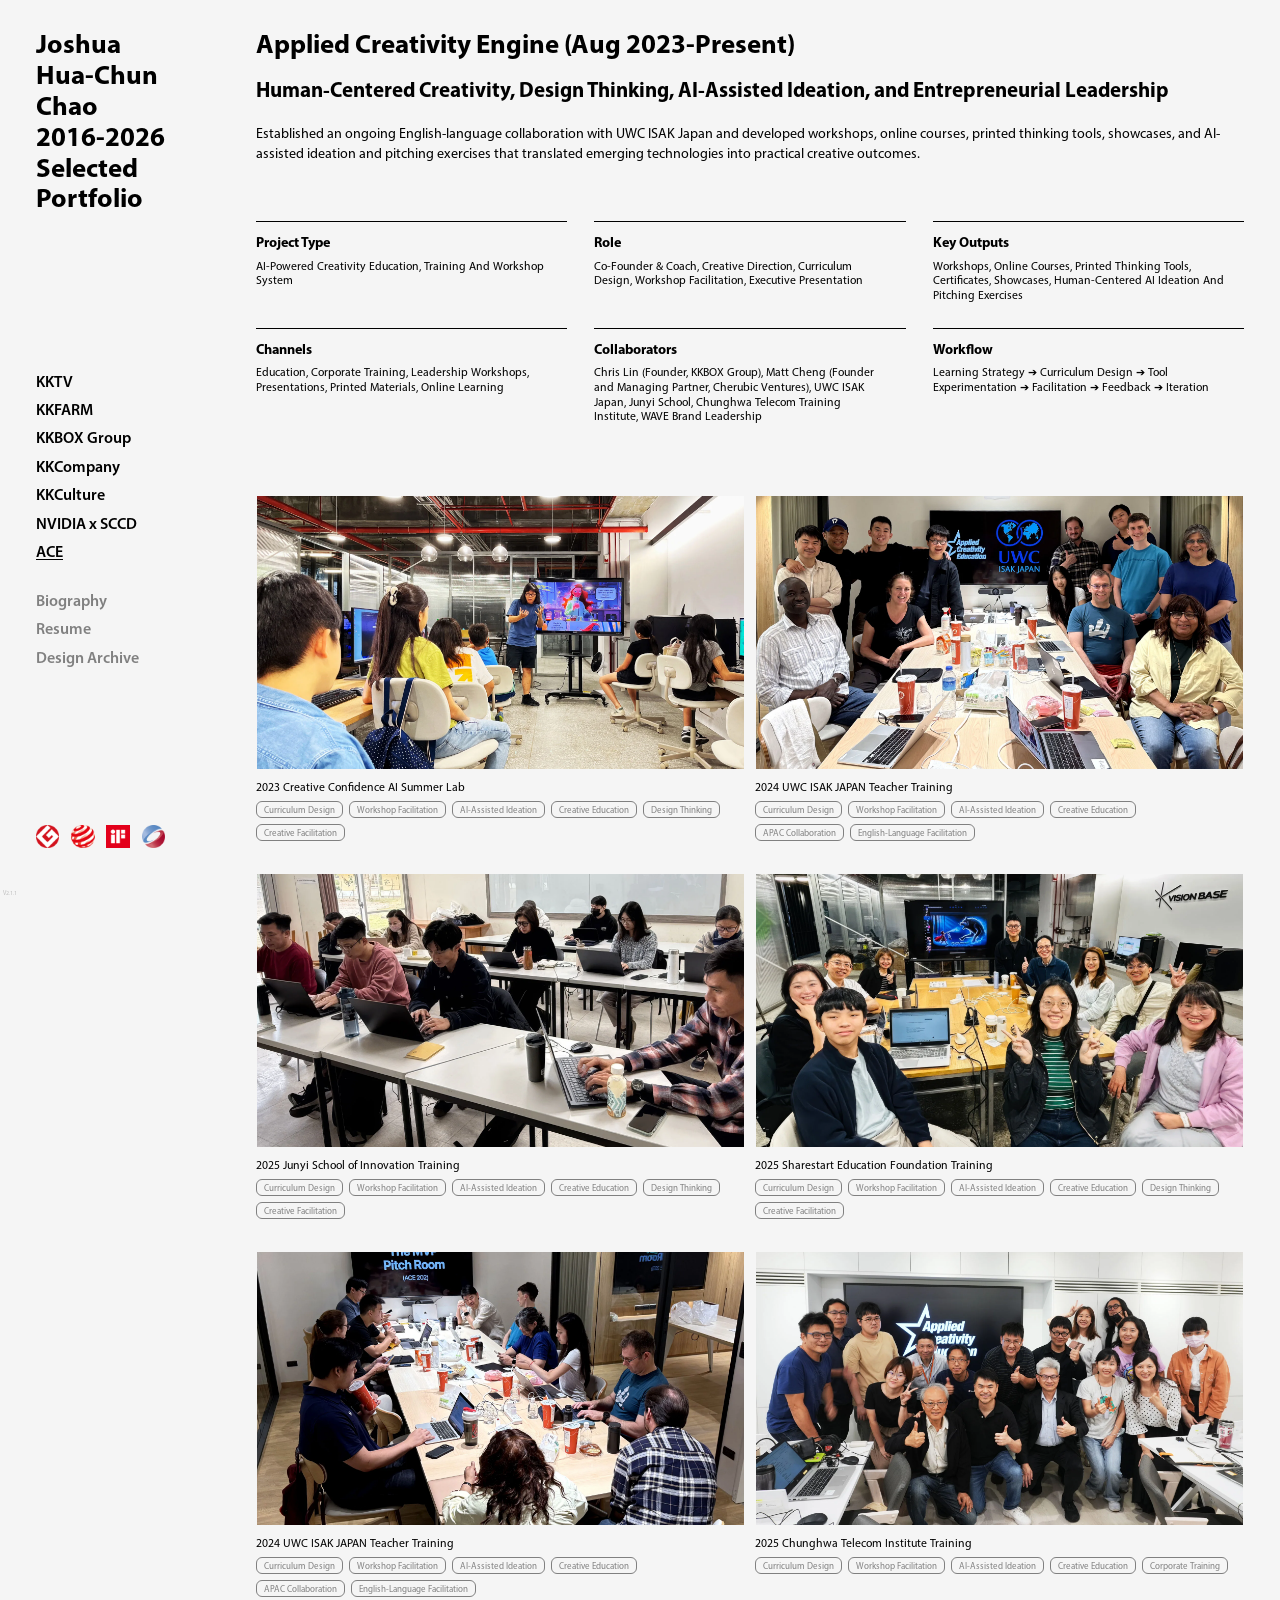
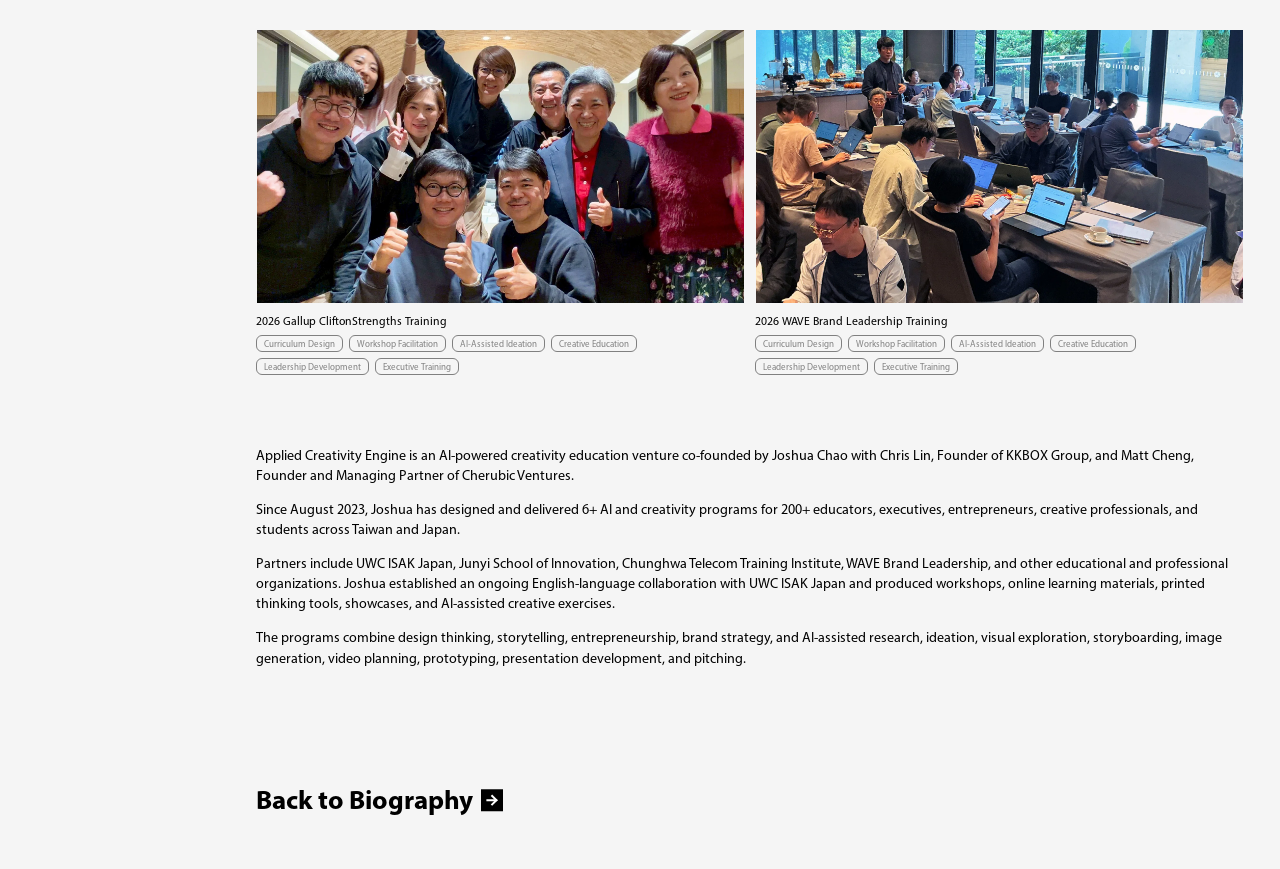
<file: ace.html>
<!doctype html>
<!--
  CODE HANDOFF NOTES
  File: ace.html
  Browser title: Joshua Chao &mdash; Creative Director for Technology, Brand Systems, and AI Creativity
  Purpose: Applied Creativity Engine case-study page. It presents AI-powered creativity education, workshops, training, and article copy.

  Architecture overview:
  - This is a static, self-contained HTML page. Each page duplicates the shared CSS and JS intentionally so it can be uploaded or handed off without a build step.
  - The page is organized as: head metadata and paint shield, early boot script, full stylesheet, left navigation, main content sections, shared image lightbox, and shared runtime script.
  - Visual layout depends mostly on CSS custom properties in :root. Change spacing, type scale, left-nav width, and responsive behavior there before editing many individual selectors.
  - Portfolio assets are represented by article.card elements with data-card, data-id, data-title, and data-file-path attributes. The runtime uses those attributes for local curation, captions, and image-lightbox ordering.
  - The red/purple revision text is hidden by default. Triple-click the invisible 200x200px button in the top-right corner within one second to toggle revision colors.
  - The site is designed to work from file:// and from static hosting. Optional helper API calls are silent and non-critical.

  Maintenance warnings:
  - Keep data-id values stable when replacing assets; localStorage removal state and lightbox ordering rely on them.
  - Keep .media-frame around all image/video/iframe assets; it supplies the RGB 245 edge mask and loading state.
  - Keep .project-overview-card spacing tied to --heading-content-gap and --section-gap so all pages stay rhythmically consistent.
  - When adding a new page, copy one existing page and update only content, active nav state, metadata, and bottom next-link target.
-->
<html lang="en" style="background: #f5f5f5; background-color: #f5f5f5; color-scheme: only light;">
<!-- HEAD: metadata, early paint protection, SEO tags, favicon, and font preloads. -->
<head>
  <meta charset="utf-8" />
  <meta name="color-scheme" content="only light" />
  <meta name="supported-color-schemes" content="light" />
  <meta name="viewport" content="width=device-width, initial-scale=1" />
  <meta name="theme-color" content="#f5f5f5" />
  <meta name="theme-color" content="#f5f5f5" media="(prefers-color-scheme: light)" />
  <meta name="theme-color" content="#f5f5f5" media="(prefers-color-scheme: dark)" />
  <!-- INITIAL PAINT SHIELD STYLE: runs before the main stylesheet to prevent black/dark flashes while local media and fonts load. -->
  <style id="initial-background-style">
    /* This block is deliberately duplicated before the main CSS. It forces the page, media frames, and paint shield to RGB 245 so browser dark mode or video edges cannot show black during first paint. */
    :root,
    html,
    body {
      min-width: 100%;
      min-height: 100%;
      margin: 0;
      background: #f5f5f5 !important;
      background-color: #f5f5f5 !important;
      background-image: linear-gradient(#f5f5f5, #f5f5f5) !important;
      color-scheme: only light !important;
      forced-color-adjust: none !important;
    }

    body::before {
      content: "";
      position: fixed;
      inset: 0;
      z-index: -1;
      background: #f5f5f5 !important;
      background-color: #f5f5f5 !important;
      pointer-events: none;
    }

    #paint-shield {
      position: fixed;
      inset: 0;
      z-index: 2147483647;
      display: block;
      width: 100vw;
      height: 100vh;
      background: #f5f5f5 !important;
      background-color: #f5f5f5 !important;
      background-image: linear-gradient(#f5f5f5, #f5f5f5) !important;
      pointer-events: none;
      opacity: 1;
      visibility: visible;
      color-scheme: only light !important;
      forced-color-adjust: none !important;
    }

    html.is-paint-ready #paint-shield {
      opacity: 0;
      visibility: hidden;
      transition: opacity 80ms linear, visibility 0s linear 80ms;
    }

    video,
    iframe,
    img:not(.image-lightbox__image),
    picture,
    canvas,
          /* MEDIA FRAME: masks image/video edges with the RGB 245 frame color and provides a stable aspect-ratio box for lazy media. */

    .media-frame {
      background: #f5f5f5 !important;
      background-color: #f5f5f5 !important;
    }

    @media (prefers-color-scheme: dark) {
      :root,
      html,
      body,
      body::before,
      #paint-shield,
      video,
      iframe,
      img:not(.image-lightbox__image),
      picture,
      canvas,
      .media-frame {
        background: #f5f5f5 !important;
        background-color: #f5f5f5 !important;
        background-image: linear-gradient(#f5f5f5, #f5f5f5) !important;
        color-scheme: only light !important;
        forced-color-adjust: none !important;
      }
    }
  

    .side-menu a.side-menu-muted,
    .side-menu a.side-menu-muted:visited,
    .side-menu a.side-menu-muted.is-active,
    .side-menu a.side-menu-muted[aria-current="page"] {
      color: #808080 !important;
      text-decoration-color: #808080 !important;
    }

    .side-menu a.side-menu-muted:hover,
    .side-menu a.side-menu-muted:focus-visible {
      color: #6f6f6f !important;
      text-decoration-color: #6f6f6f !important;
    }

  </style>
  <!-- SEO AND ASSET HINTS: title/description for sharing plus local font preloads for stable typography. -->
  <title>Joshua Hua-Chun Chao &mdash; Art Director | Creative Director | APAC Brand &amp; Campaign Lead</title>
  <meta name="description" content="Portfolio of Joshua Hua-Chun Chao, an Art Director, Creative Director, and APAC Brand & Campaign Lead with 10+ years of experience across integrated campaigns, brand systems, UI/UX, motion, video, 3D, and AI-assisted creative workflows." />
  <meta property="og:title" content="Joshua Chao &mdash; Selected Creative Direction Portfolio" />
  <meta property="og:description" content="Brand systems, technology storytelling, campaign direction, motion, digital, and AI-assisted creative work across culture, enterprise technology, entertainment, and education." />
  <link rel="icon" href="favicon.ico" type="image/x-icon" />
  <link rel="stylesheet" href="assets/portfolio-review.css" />
  <script src="assets/media-skill-tags.js" defer></script>
  <link rel="preload" href="assets/fonts/MyriadPro-Regular.otf" as="font" type="font/otf" crossorigin="anonymous" />
  <link rel="preload" href="assets/fonts/MyriadPro-Semibold.otf" as="font" type="font/otf" crossorigin="anonymous" />
  <link rel="preload" href="assets/fonts/MyriadPro-Bold.otf" as="font" type="font/otf" crossorigin="anonymous" />
    <style id="resume-update-highlight">
    /* Resume-aligned text is monochrome by default. Triple-Q within one second
       reveals the original blue review color for the current browser tab. */
    .resume-update,
    .resume-update * {
      color: #000 !important;
      text-decoration-color: #000 !important;
    }

    html.is-resume-update-blue .resume-update,
    html.is-resume-update-blue .resume-update * {
      color: #0057d9 !important;
      text-decoration-color: #0057d9 !important;
    }

    /* The Resume navigation item was grey in the original presentation and
       stays grey in both modes. */
    html.is-resume-update-blue .side-menu a.side-menu-muted.resume-update,
    html.is-resume-update-blue .side-menu a.side-menu-muted.resume-update:visited,
    html.is-resume-update-blue .side-menu a.side-menu-muted.resume-update.is-active,
    html.is-resume-update-blue .side-menu a.side-menu-muted.resume-update[aria-current="page"] {
      color: #808080 !important;
      text-decoration-color: #808080 !important;
    }

    html.is-resume-update-blue .side-menu a.side-menu-muted.resume-update:hover,
    html.is-resume-update-blue .side-menu a.side-menu-muted.resume-update:focus-visible {
      color: #6f6f6f !important;
      text-decoration-color: #6f6f6f !important;
    }
  </style>
</head>
<!-- BODY: all visible UI starts here. Inline background repeats the paint-shield color before CSS finishes loading. -->
<body bgcolor="#f5f5f5" style="margin: 0; background: #f5f5f5; background-color: #f5f5f5; color-scheme: only light;">
<!-- PAINT SHIELD: temporary full-screen layer removed after two animation frames by the boot script. -->
<div id="paint-shield" aria-hidden="true"></div>
<!-- HIDDEN TEXT-COLOR MODE: press Q three times within one second to toggle the original blue resume-update text. -->
<script>
  (() => {
    // EARLY BOOT SCRIPT: keep the background stable, initialize the tab-scoped
    // text-color mode, and release the paint shield after first layout.
    const bg = "#f5f5f5";
    const root = document.documentElement;
    const resumeColorStorageKey = "portfolioResumeTextColorV3";
    const setResumeColorMode = (showBlue) => {
      root.classList.toggle("is-resume-update-blue", showBlue);
      try {
        window.sessionStorage?.setItem(
          resumeColorStorageKey,
          showBlue ? "blue" : "black",
        );
      } catch {}
    };

    try {
      setResumeColorMode(
        window.sessionStorage?.getItem(resumeColorStorageKey) === "blue",
      );
    } catch {
      setResumeColorMode(false);
    }

    const qPressTimes = [];
    window.addEventListener("keydown", (event) => {
      if (
        event.repeat ||
        event.isComposing ||
        event.ctrlKey ||
        event.altKey ||
        event.metaKey ||
        event.key.toLowerCase() !== "q"
      ) {
        return;
      }

      const eventTarget = event.target;
      if (
        eventTarget instanceof HTMLElement &&
        (eventTarget.isContentEditable ||
          /^(INPUT|TEXTAREA|SELECT)$/.test(eventTarget.tagName))
      ) {
        return;
      }

      const now = window.performance.now();
      qPressTimes.push(now);
      while (qPressTimes.length && now - qPressTimes[0] > 1000) {
        qPressTimes.shift();
      }

      if (qPressTimes.length >= 3) {
        qPressTimes.length = 0;
        setResumeColorMode(
          !root.classList.contains("is-resume-update-blue"),
        );
      }
    });

    root.style.background = bg;
    root.style.backgroundColor = bg;
    root.style.colorScheme = "only light";
    document.body.style.background = bg;
    document.body.style.backgroundColor = bg;
    document.body.style.colorScheme = "only light";
    requestAnimationFrame(() => {
      requestAnimationFrame(() => {
        root.classList.add("is-paint-ready");
      });
    });
  })();
</script>
<!-- MAIN STYLESHEET: shared responsive layout, typography, media frames, navigation, lightbox, and page-specific grids. -->
<style id="site-styles">
    /* STYLE MAP: variables -> base layout -> navigation -> sections -> media cards -> lightbox/video controls -> responsive rules -> revision/project overview utilities. */
    /* DESIGN TOKENS: global fonts, responsive type sizes, spacing units, side-nav width, award-logo sizing, and shared background color. These variables are reused throughout the stylesheet, so layout changes should usually start here. */

    :root {
      --page-font: "Myriad Pro", myriad-pro, "Myriad Set Pro", sans-serif;
      --zh-article-font: "Myriad Pro", myriad-pro, "Myriad Set Pro", sans-serif;
      --article-caption-font-size: clamp(11px, 0.92vw, 15px);
      --article-body-font-size: clamp(13.2px, 1.104vw, 18px);
      --page-title-font-size: clamp(24px, 2.1vw, 42px);
      --page-title-line-height: calc(0.96em + 2px);
      --heading-content-gap: 20px;
      --essay-media-gap: 44px;
      --section-gap: 56px;
      --outer-text-gutter: 36px;
      --award-logo-gap: calc(var(--award-logo-size) / 2);
      --award-logo-min-row-width: 128px;
      --award-logo-size: clamp(16px, 1.75vw, 33px);
      --side-title-font-size: var(--page-title-font-size);
      --side-menu-font-size: clamp(16px, 1.15vw, 22px);
      --side-menu-line-extra: 6px;
      --side-award-logo-gap: calc(var(--side-award-logo-size) / 2);
      --side-award-logo-size: var(--award-logo-size);
      --side-nav-top-padding: 36px;
      --content-title-top-padding: 32px;
      --award-logo-bottom-offset: max(52px, calc(env(safe-area-inset-bottom, 0px) + 44px));
      --next-panel-bottom-offset: var(--award-logo-bottom-offset);
      --next-panel-visual-align-shift: 0.075em;
      --next-panel-start-visual-align-shift: 0.27em;
      --side-nav-viewport-height: 100vh;
      --side-nav-width: calc(100vw / 5);
      --site-bg: #f5f5f5;
      color-scheme: only light !important;
      forced-color-adjust: none;
    }

    :root.is-site-ready {
      --site-bg: #f5f5f5;
    }

    @supports (height: 100svh) {
      :root {
        --side-nav-viewport-height: 100svh;
      }
    }

    /* LOCAL FONT LOADING: Myriad Pro files are bundled in assets/fonts so the portfolio renders consistently offline and when uploaded as static files. */

    @font-face {
      font-family: "Myriad Pro";
      src: url("assets/fonts/MyriadPro-Regular.otf") format("opentype");
      font-weight: 400;
      font-style: normal;
      font-display: block;
    }

    @font-face {
      font-family: "Myriad Pro";
      src: url("assets/fonts/MyriadPro-Semibold.otf") format("opentype");
      font-weight: 600 700;
      font-style: normal;
      font-display: block;
    }

    @font-face {
      font-family: "Myriad Pro";
      src: url("assets/fonts/MyriadPro-Bold.otf") format("opentype");
      font-weight: 800 900;
      font-style: normal;
      font-display: block;
    }

    * { box-sizing: border-box; }

    *,
    *::before,
    *::after {
      font-family: var(--page-font);
    }

    /* DOCUMENT BASE: locks the site to a light visual environment and prevents browser dark-mode overrides from changing the portfolio colors. */

    html {
      min-height: 100%;
      background: var(--site-bg);
    }

    body {
      min-height: 100vh;
      margin: 0;
      background: var(--site-bg);
      color: #000;
      font-family: var(--page-font);
      font-size: 16px;
      line-height: 1.35;
      forced-color-adjust: none;
    }
    a {
      color: inherit;
      text-decoration-thickness: 1px;
      text-underline-offset: 2px;
    }

    button {
      font: inherit;
    }

    /* MAIN SCROLLING CANVAS: the right-side content area. Desktop/tablet pages reserve one fifth of the viewport for the fixed left navigation. */

    .page {
      width: fit-content;
      max-width: 100%;
      min-width: 0;
      padding-right: var(--outer-text-gutter);
      background: var(--site-bg);
      background-color: var(--site-bg);
      text-align: left;
    }

    /* TWO-COLUMN APPLICATION SHELL: left side-nav plus right content panel. Mobile media queries later collapse this into a top-menu experience. */

    .layout {
      display: grid;
      grid-template-columns: var(--side-nav-width) minmax(0, calc(100vw - var(--side-nav-width)));
      width: 100%;
      min-height: var(--side-nav-viewport-height);
      background: var(--site-bg);
      background-color: var(--site-bg);
    }

    .side-nav::after {
      content: "V2.1.1";
      position: absolute;
      left: 3px;
      bottom: 3px;
      z-index: 1;
      color: rgb(191, 191, 191);
      font-size: 6px;
      font-weight: 400;
      line-height: 1;
      letter-spacing: 0;
      pointer-events: none;
      user-select: none;
    }

    /* LEFT NAVIGATION RAIL: fixed/viewport-height navigation that holds the title, case-study links, document links, and award logos. */

    .side-nav {
      position: sticky;
      top: 0;
      align-self: start;
      display: flex;
      flex-direction: column;
      width: var(--side-nav-width);
      min-height: var(--side-nav-viewport-height);
      height: var(--side-nav-viewport-height);
      max-height: var(--side-nav-viewport-height);
      padding: var(--side-nav-top-padding) 18px var(--award-logo-bottom-offset) var(--outer-text-gutter);
      border-right: 0;
      background: var(--site-bg);
    }

    @media (min-width: 761px) {
      :root {
        --side-title-font-size: clamp(18px, min(max(24px, 2.1vw), 4.2vh), 42px);
        --side-nav-top-padding: clamp(18px, min(36px, 3.6vh), 36px);
        --content-title-top-padding: var(--side-nav-top-padding);
      }

      .side-nav {
        --side-title-font-size: clamp(18px, min(max(24px, 2.1vw), 4.2vh), 42px);
        --side-menu-font-size: clamp(12px, min(max(16px, 1.15vw), 2.25vh), 22px);
        --side-menu-line-extra: clamp(3px, 0.7vh, 6px);
        --side-award-logo-gap: calc(var(--side-award-logo-size) / 2);
        --side-award-logo-size: clamp(12px, min(max(16px, 1.75vw), 3vh), 33px);
        --side-nav-top-padding: clamp(18px, min(36px, 3.6vh), 36px);
      }
    }

    .side-title {
      appearance: none;
      margin: 0;
      padding: 0;
      border: 0;
      background: transparent;
      color: inherit;
      font-family: var(--page-font);
      font-size: var(--side-title-font-size);
      font-weight: 900;
      line-height: calc(var(--page-title-line-height) + 3px);
      letter-spacing: 0;
      text-align: left;
      cursor: pointer;
    }

    .side-title,
    .mobile-menu-title {
      text-decoration: none;
    }

    .side-title span {
      display: block;
    }

    .side-title:hover,
    .side-title:focus-visible,
    .mobile-menu-title:hover,
    .mobile-menu-title:focus-visible {
      outline: 0;
    }

    .mobile-menu-toggle {
      display: none;
    }

    .mobile-menu-title {
      display: none;
    }

    .side-menu {
      display: flex;
      flex-direction: column;
      align-items: flex-start;
      gap: 4px;
      margin: var(--side-menu-group-gap, calc(1.15em + var(--side-menu-line-extra))) 0 0;
      font-size: var(--side-menu-font-size);
    }

    .side-menu button,
    .side-menu a {
      appearance: none;
      display: block;
      width: 100%;
      padding: 0;
      border: 0;
      background: transparent;
      color: #000;
      font-family: var(--page-font);
      font-size: inherit;
      font-weight: 700;
      line-height: calc(1.15em + var(--side-menu-line-extra));
      letter-spacing: 0;
      text-align: left;
      cursor: pointer;
      text-decoration: none;
    }

    .side-menu button:hover,
    .side-menu button:focus-visible,
    .side-menu button.is-active,
    .side-menu a.is-active,
    .side-menu a:hover,
    .side-menu a:focus-visible {
      text-decoration: underline;
      text-decoration-thickness: 1px;
      text-underline-offset: 2px;
      outline: 0;
    }

    .side-menu--secondary {
      margin-top: calc(1.15em + var(--side-menu-line-extra));
      padding-top: 0;
    }

    .side-menu--secondary button,
    .side-menu--secondary a:not(.award-logo-row) {
      color: #000;
    }

    .side-menu__subline {
      display: block;
    }

    .side-menu a.award-logo-row {
      position: absolute;
      left: var(--outer-text-gutter);
      bottom: var(--award-logo-bottom-offset);
      display: flex;
      align-items: flex-end;
      justify-content: flex-start;
      gap: var(--side-award-logo-gap);
      width: var(--award-logo-row-width, var(--award-logo-min-row-width));
      margin: 0;
      line-height: 1;
      cursor: pointer;
      text-decoration: none;
    }

    .side-menu a.design-archive-link {
      margin-top: 0;
    }

    .side-menu a.award-logo-row:hover,
    .side-menu a.award-logo-row:focus-visible {
      text-decoration: none;
      outline: 0;
    }

    .award-logo-row img {
      display: block;
      flex: 0 0 var(--side-award-logo-size);
      width: var(--side-award-logo-size);
      max-width: calc((100% - (var(--side-award-logo-gap) * 3)) / 4);
      min-width: 0;
      aspect-ratio: 1 / 1;
      height: auto;
      object-fit: contain;
      vertical-align: bottom;
      cursor: pointer;
    }

    /* DESKTOP/TABLET AWARD BASELINE: pin award logos to the visual viewport so Safari/iPad does not place them higher than the bottom next-link label. */
    @media (min-width: 761px) {
      .side-menu a.award-logo-row {
        position: fixed;
        z-index: 2;
      }
    }

    /* CONTENT PANEL: each page currently has one active panel, but the class structure supports panel switching from earlier versions. */

    .content-panel {
      display: none;
      background: var(--site-bg);
      background-color: var(--site-bg);
    }

    .content-panel.is-active {
      display: block;
    }

    .hero {
      padding: 36px 20px 20px 0;
      border-bottom: 0;
    }

    h1 {
      margin: 0;
      font-family: var(--page-font);
      font-size: var(--page-title-font-size);
      font-weight: 900;
      line-height: calc(var(--page-title-line-height) + 3px);
      letter-spacing: 0;
    }

    .intro {
      max-width: 980px;
      margin: 18px 0 0;
      font-size: clamp(14px, 1.1vw, 18px);
    }

    /* SECTION RHYTHM: all major content blocks share these spacing rules so headings, media grids, essays, and next links remain visually consistent. */

    .section {
      border-bottom: 0;
    }

    .section + .section {
      margin-top: var(--section-gap);
    }

    .section h2 {
      margin: 0;
      padding: 16px 20px 14px 0;
      border-bottom: 0;
      font-family: var(--page-font);
      font-size: var(--side-title-font-size);
      font-weight: 900;
      line-height: calc(var(--page-title-line-height) + 3px);
      letter-spacing: 0;
    }

    .content-panel > .section:first-child > h2:first-of-type {
      padding-top: 32px;
    }

    .content-panel > .section:first-child > h2:first-of-type {
      padding-top: var(--content-title-top-padding);
      font-size: var(--side-title-font-size);
    }

    /*
      CROSS-PAGE SKILL ANCHORS: reserve the difference between the left-rail
      top inset and a standard section heading's 16px top padding. This places
      the heading text on the same visual top edge as the first side-title line
      before the small font-metric correction in the alignment script runs.
    */
    @media (min-width: 761px), (min-width: 600px) and (max-width: 760px) and (orientation: portrait) {
      .section h2[id]:target {
        scroll-margin-top: max(0px, calc(var(--side-nav-top-padding) - 16px));
      }

      .content-panel > .section:first-child > h2[id]:first-of-type:target {
        scroll-margin-top: 0;
      }
    }

    .overview-title-line,
    .overview-title-subtitle {
      display: block;
    }

    .overview-title-subtitle {
      margin-top: calc((var(--heading-content-gap) + 10.6px) / 2);
      font-size: 0.78em;
      line-height: 1.32;
    }

    .section h2 + .grid,
    .section h2 + .essay {
      margin-top: var(--heading-content-gap);
    }

    .section .essay + .grid {
      margin-top: var(--essay-media-gap);
    }

    .section .essay + h2,
    .section .grid + h2 {
      margin-top: var(--section-gap);
    }

    /* BOTTOM NAVIGATION LINK: aligns the case-study progression link with the award-logo baseline in the left navigation. */

    .next-panel-link {
      display: flex;
      align-items: center;
      justify-content: flex-start;
      gap: 0.28em;
      width: 100%;
      margin: var(--section-gap) 0 0;
      padding: var(--section-gap) 0 calc(var(--next-panel-bottom-offset) + var(--next-panel-visual-align-shift));
      border: 0;
      border-top: 0;
      background: var(--site-bg);
      color: #000;
      font-family: var(--page-font);
      font-size: var(--page-title-font-size);
      font-weight: 900;
      line-height: var(--page-title-line-height);
      letter-spacing: 0;
      text-align: left;
      text-decoration: none;
      cursor: pointer;
    }

    .next-panel-link__label {
      flex: 0 1 auto;
      transform: translateY(var(--next-panel-visual-align-shift));
    }

    .next-panel-link--start,
    .next-panel-link--flat-bottom {
      --next-panel-visual-align-shift: var(--next-panel-start-visual-align-shift);
    }

    .next-panel-link__button {
      appearance: none;
      display: inline-flex;
      align-items: center;
      justify-content: center;
      flex: 0 0 auto;
      width: 0.82em;
      height: 0.82em;
      margin: calc(-0.12em - 2px) 0 0;
      padding: 0;
      border: 0;
      background: #000;
      color: #fff;
      font: inherit;
      line-height: 1;
      text-align: center;
      text-decoration: none;
      transform: translateY(var(--next-panel-visual-align-shift));
      cursor: pointer;
    }

    .next-panel-link:hover .next-panel-link__button,
    .next-panel-link:focus-visible .next-panel-link__button {
      background: #000;
      color: #fff;
      text-decoration: none;
      outline: 2px solid #000;
      outline-offset: 2px;
    }

    .next-panel-link__arrow {
      position: relative;
      display: block;
      flex: 0 0 auto;
      width: 100%;
      height: 100%;
      overflow: hidden;
      color: #fff;
      font-size: inherit;
      line-height: 1;
      user-select: none;
    }

    .next-panel-link__arrow::before,
    .next-panel-link__arrow::after {
      content: "";
      position: absolute;
      top: 50%;
      left: 50%;
      display: block;
      background: #fff;
    }

    .next-panel-link__arrow::before {
      width: 44%;
      height: 0.075em;
      transform: translate(-58%, -50%);
    }

    .next-panel-link__arrow::after {
      width: 28%;
      height: 28%;
      border-top: 0.075em solid #fff;
      border-right: 0.075em solid #fff;
      background: transparent;
      transform: translate(-48%, -50%) rotate(45deg);
    }

    .section-note {
      margin: 0;
      padding: 12px 20px 14px 0;
      border-bottom: 0;
      font-size: 14px;
    }

    /* ARTICLE COPY: single-column essay container used for biography copy and post-media case-study writing. */

    .essay {
      display: grid;
      grid-template-columns: 1fr;
      gap: 0;
      width: 100%;
      max-width: none;
      padding: 0;
    }

    .essay-block {
      margin: 0;
      min-width: 0;
      width: 100%;
      align-self: start;
    }

    .essay-block:last-child {
      margin-bottom: 0;
    }

    .essay-label {
      margin: 0 0 12px;
      font-size: 14px;
      font-weight: 700;
      line-height: 1.1;
      letter-spacing: 0;
    }

    .essay p {
      margin: 0 0 14px;
      font-size: var(--article-body-font-size);
      line-height: 1.42;
      letter-spacing: 0;
    }

    .essay p:last-child {
      margin-bottom: 0;
    }

    .document-copy {
      --biography-photo-ratio: 0.5835;
      --biography-photo-inset: 36px;
      --biography-photo-height: calc(100vh - (var(--biography-photo-inset) * 2));
      --biography-photo-width: calc(var(--biography-photo-height) * var(--biography-photo-ratio));
      --biography-photo-gap: 44px;
    }

    @media (min-width: 761px) {
      #biography-panel-title {
        max-width: max(6.4em, calc(100vw - var(--side-nav-width) - var(--outer-text-gutter) - var(--biography-photo-width) - var(--biography-photo-gap)));
        white-space: normal;
        word-break: normal;
        overflow-wrap: normal;
      }
    }

    .biography-layout {
      display: grid;
      grid-template-columns: minmax(0, 1fr) var(--biography-photo-width);
      gap: var(--biography-photo-gap);
      align-items: start;
      position: relative;
    }

    .biography-layout .essay {
      width: 100%;
      min-width: 0;
    }

    .biography-photo {
      position: fixed;
      top: var(--biography-photo-inset);
      bottom: auto;
      right: var(--outer-text-gutter);
      z-index: 1;
      width: var(--biography-photo-width);
      height: var(--biography-photo-height);
      margin: 0;
      pointer-events: none;
      background: var(--site-bg);
      overflow: hidden;
    }

    .biography-photo img {
      display: block;
      width: 100%;
      height: 100%;
      object-fit: contain;
      object-position: center;
      background: var(--site-bg);
    }

    @supports (height: 100dvh) {
      .document-copy {
        --biography-photo-height: calc(100dvh - (var(--biography-photo-inset) * 2));
        --biography-photo-width: calc(var(--biography-photo-height) * var(--biography-photo-ratio));
      }

      .biography-layout {
        --biography-photo-height: calc(100dvh - (var(--biography-photo-inset) * 2));
        --biography-photo-width: calc(var(--biography-photo-height) * var(--biography-photo-ratio));
      }

      .biography-photo {
        height: var(--biography-photo-height);
      }
    }

    @media (min-width: 761px) and (max-width: 1180px) and (orientation: portrait) {
      .document-copy {
        --biography-photo-width: 33.333vw;
        --biography-photo-height: calc(var(--biography-photo-width) / var(--biography-photo-ratio));
        --biography-photo-gap: 32px;
      }

      .biography-layout {
        --biography-photo-width: 33.333vw;
        --biography-photo-height: calc(var(--biography-photo-width) / var(--biography-photo-ratio));
        --biography-photo-gap: 32px;
      }

      .biography-photo {
        top: var(--biography-photo-inset);
        right: var(--outer-text-gutter);
        width: var(--biography-photo-width);
        height: var(--biography-photo-height);
      }
    }

    @media (min-width: 761px) and (min-aspect-ratio: 3 / 4) and (max-aspect-ratio: 4 / 3) {
      .document-copy,
      .biography-layout {
        --biography-photo-gap: clamp(32px, 3.8vw, 44px);
        --biography-photo-width: calc((100vw - var(--side-nav-width) - var(--outer-text-gutter) - var(--biography-photo-gap)) / 2);
        --biography-photo-height: calc(var(--biography-photo-width) / var(--biography-photo-ratio));
      }

      .biography-photo {
        top: var(--biography-photo-inset);
        right: var(--outer-text-gutter);
        width: var(--biography-photo-width);
        height: var(--biography-photo-height);
      }
    }

      /* MEDIA GRID: default two-column portfolio grid. Specialized page grids override this for books, square assets, process grids, and video rows. */

    .grid {
      display: grid;
      grid-template-columns: repeat(2, minmax(0, 1fr));
      gap: 10px;
      background: var(--site-bg);
    }

    .blendvision-grid {
      grid-template-columns: repeat(3, minmax(0, 1fr));
    }

    .blendvision-worldview {
      grid-column: 1 / -1;
    }

    .kkcompany-final-card,
    .full-row-card {
      grid-column: 1 / -1;
    }

    .process-grid {
      grid-template-columns: repeat(6, minmax(0, 1fr));
    }

    .process-grid .card-body {
      display: none;
    }

    .process-card--half {
      grid-column: span 3;
    }

    .process-card--third {
      grid-column: span 2;
    }

    .process-card--full {
      grid-column: 1 / -1;
    }

    .process-grid [data-id^="kkcompany-process-logo-design-blog-k-00"] .media-frame {
      aspect-ratio: auto;
      overflow: visible;
      background: var(--site-bg);
    }

    .process-grid [data-id^="kkcompany-process-logo-design-blog-k-00"] .media-frame img {
      width: 100%;
      height: auto;
      object-fit: contain;
      background: var(--site-bg);
    }

    .pixel-system-grid {
      grid-template-columns: repeat(6, minmax(0, 1fr));
      align-items: start;
    }

    .pixel-system-grid .media-frame {
      aspect-ratio: auto;
      overflow: visible;
      background: var(--site-bg);
    }

    .pixel-system-grid .media-frame img {
      width: 100%;
      height: auto;
      object-fit: contain;
      background: var(--site-bg);
    }

    .pixel-system-card--wide {
      grid-column: span 3;
    }

    .pixel-system-card--full {
      grid-column: 1 / -1;
    }

    .pixel-system-grid [data-id^="kkculture-you-create-pixel-art-print-"] .card-body {
      display: none;
    }

        /* MEDIA CARD: one portfolio asset wrapper. data-card/data-id/data-title/data-file-path are used by JS selection and lightbox tooling. */

    .card {
      display: block;
      width: 100%;
      min-width: 0;
      border: 0;
      background: var(--site-bg);
    }

    .card:nth-child(odd) {
      border-right: 0;
    }

    .media-frame {
      position: relative;
      width: 100%;
      aspect-ratio: 16 / 9;
      overflow: hidden;
      background: var(--site-bg);
    }

    .media-frame.is-media-loading::before {
      content: "";
      position: absolute;
      top: 50%;
      left: 50%;
      z-index: 3;
      width: 24px;
      height: 24px;
      border: 2px solid rgba(128, 128, 128, 0.28);
      border-top-color: rgb(128, 128, 128);
      border-radius: 999px;
      box-shadow: 0 0 0 1px rgba(128, 128, 128, 0.18);
      pointer-events: none;
      transform: translate(-50%, -50%) rotate(0turn);
      animation: mediaLoadingSpin 720ms linear infinite;
    }

    @keyframes mediaLoadingSpin {
      to {
        transform: translate(-50%, -50%) rotate(1turn);
      }
    }

    .media-frame::after {
      content: "";
      position: absolute;
      inset: 0;
      z-index: 2;
      box-shadow: inset 0 0 0 1px var(--site-bg);
      pointer-events: none;
    }

    .media-frame.is-fullscreen,
    .media-frame:fullscreen,
    .media-frame:-webkit-full-screen {
      width: 100vw;
      height: 100vh;
      max-width: 100vw;
      max-height: 100vh;
      width: 100dvw;
      height: 100dvh;
      max-width: 100dvw;
      max-height: 100dvh;
      aspect-ratio: auto;
      background: #000;
      background-color: #000;
    }

    .media-frame:fullscreen::after,
    .media-frame:-webkit-full-screen::after {
      content: none;
      border: 0;
      box-shadow: none;
    }

    .media-frame.is-fullscreen .sound-button,
    .media-frame:fullscreen .sound-button,
    .media-frame:-webkit-full-screen .sound-button {
      display: none;
    }

    .media-frame video,
    .media-frame img,
    .media-frame iframe {
      display: block;
      width: 100%;
      height: 100%;
      border: 0;
      background: var(--site-bg);
      background-color: var(--site-bg);
      object-fit: contain;
    }

    .media-frame video,
    .media-frame img {
      box-sizing: border-box;
      border: 0;
    }

    .media-frame.is-fullscreen video,
    .media-frame:fullscreen video,
    .media-frame:-webkit-full-screen video,
    video:fullscreen,
    video:-webkit-full-screen {
      width: 100vw;
      height: 100vh;
      max-width: 100vw;
      max-height: 100vh;
      width: 100dvw;
      height: 100dvh;
      max-width: 100dvw;
      max-height: 100dvh;
      border: 0;
      object-fit: contain;
      background: #000;
      background-color: #000;
    }
    .media-frame.media-frame-image,
    .media-frame.media-frame-image img,
    .media-frame.media-frame-file,
    .media-frame.media-frame-file iframe {
      background: var(--site-bg);
      background-color: var(--site-bg);
    }

    .media-frame--cover video,
    .media-frame--cover img {
      object-fit: cover;
    }

    img:not(.image-lightbox__image) {
      box-sizing: border-box;
      border: 0;
      outline: 0;
      cursor: zoom-in;
      /* Keep portfolio images in the normal paint flow. Creating one GPU layer
         per image can leave decoded lazy images blank until another UI action
         invalidates the compositor. */
      backface-visibility: visible;
    }

    .side-nav .award-logo-row img {
      cursor: pointer;
    }

    img.is-image-repainting:not(.image-lightbox__image) {
      opacity: 1;
    }

    .concert-grid .media-frame {
      aspect-ratio: 16 / 9;
      overflow: hidden;
      background: var(--site-bg);
    }

    .concert-grid .media-frame img {
      width: 100%;
      height: 100%;
      object-fit: cover;
      object-position: center;
      background: var(--site-bg);
    }

    .concert-grid {
      grid-template-columns: repeat(4, minmax(0, 1fr));
    }

    .concert-grid .card-body {
      display: none;
    }

    .meeting-grid {
      grid-template-columns: repeat(2, minmax(0, 1fr));
    }

    .meeting-grid .media-frame {
      aspect-ratio: 16 / 9;
      overflow: hidden;
      background: var(--site-bg);
    }

    .meeting-grid .media-frame img {
      width: 100%;
      height: 100%;
      object-fit: cover;
      object-position: center;
      background: var(--site-bg);
    }

    .meeting-grid .card-body {
      display: none;
    }

    .kimberley-video-grid {
      grid-template-columns: repeat(3, minmax(0, 1fr));
    }

    .incg-page-grid {
      grid-template-columns: 1fr;
      align-items: start;
    }

    .incg-page-grid .media-frame {
      aspect-ratio: auto;
      overflow: visible;
      background: var(--site-bg);
    }

    .incg-page-grid .media-frame img {
      width: 100%;
      height: auto;
      object-fit: contain;
      background: var(--site-bg);
    }

    .incg-page-grid .card-body {
      display: none;
    }


    .compact-square-grid {
      grid-template-columns: repeat(8, minmax(0, 1fr));
      gap: 10px;
    }

    .compact-square-grid .media-frame {
      aspect-ratio: 1 / 1;
    }

    .compact-square-grid .media-frame img,
    .compact-square-grid .media-frame video {
      object-fit: cover;
    }

    .compact-square-grid .card-body {
      display: none;
    }

    /* LIGHTBOX STATE: prevents page scroll while an image is open in the fullscreen overlay. */

    body.is-lightbox-open {
      overflow: hidden;
    }

    /* IMAGE LIGHTBOX: fixed overlay for click-to-view image browsing, including keyboard and touch navigation. */

    .image-lightbox {
      position: fixed;
      inset: 0;
      z-index: 10000;
      display: flex;
      align-items: center;
      justify-content: center;
      padding: 0;
      background: transparent;
      background-color: transparent;
      cursor: pointer;
      touch-action: pan-y;
      overflow: hidden;
    }

    .image-lightbox:not([hidden]) {
      background: #000;
      background-color: #000;
    }

    .image-lightbox[hidden] {
      display: none;
    }

    .image-lightbox__stage {
      position: absolute;
      inset: 0;
      overflow: hidden;
      touch-action: pan-y;
    }

    .image-lightbox__track {
      display: flex;
      width: 300vw;
      height: 100%;
      transform: translate3d(-100vw, 0, 0);
      will-change: transform;
    }

    .image-lightbox__track.is-sliding {
      transition: transform 260ms cubic-bezier(0.22, 0.8, 0.22, 1);
    }

    .image-lightbox__slide {
      display: flex;
      flex: 0 0 100vw;
      align-items: center;
      justify-content: center;
      width: 100vw;
      height: 100%;
      overflow: hidden;
    }

    .image-lightbox__image {
      display: block;
      width: 100vw;
      height: 100vh;
      max-width: 100vw;
      max-height: 100vh;
      width: 100dvw;
      height: 100dvh;
      max-width: 100dvw;
      max-height: 100dvh;
      border: 0;
      object-fit: contain;
      background: transparent;
      cursor: default;
      user-select: none;
      -webkit-user-drag: none;
      pointer-events: none;
    }
    .image-lightbox__nav {
      appearance: none;
      position: fixed;
      top: 50%;
      z-index: 2;
      display: inline-flex;
      align-items: center;
      justify-content: center;
      width: 56px;
      min-height: 88px;
      padding: 0;
      border: 0;
      background: transparent;
      color: #fff;
      cursor: pointer;
    }

    .image-lightbox__nav[hidden] {
      display: none;
    }

    .image-lightbox__nav--prev {
      left: 12px;
      transform: translateY(-50%);
    }

    .image-lightbox__nav--next {
      right: 12px;
      transform: translateY(-50%);
    }

    .image-lightbox__nav svg {
      display: block;
      width: 34px;
      height: 34px;
      fill: none;
      stroke: currentColor;
      stroke-linecap: square;
      stroke-linejoin: miter;
      stroke-width: 2;
      filter: drop-shadow(0 0 2px rgba(0, 0, 0, 0.7));
    }

    .image-lightbox__nav:hover,
    .image-lightbox__nav:focus-visible {
      outline: 0;
      color: #fff;
    }

    .image-lightbox__close {
      appearance: none;
      position: fixed;
      top: 20px;
      right: 20px;
      z-index: 3;
      display: inline-flex;
      align-items: center;
      justify-content: center;
      width: 44px;
      min-height: 44px;
      padding: 0;
      border: 0;
      background: transparent;
      color: #fff;
      cursor: pointer;
    }

    .image-lightbox__close svg {
      display: block;
      width: 28px;
      height: 28px;
      fill: currentColor;
      filter: drop-shadow(0 0 2px rgba(0, 0, 0, 0.7));
    }

    .book-page-grid {
      grid-template-columns: repeat(8, minmax(0, 1fr));
      gap: 10px;
      align-items: start;
    }

    .book-page-grid .media-frame {
      aspect-ratio: auto;
      overflow: visible;
      background: var(--site-bg);
    }

    .book-page-grid .media-frame img {
      width: 100%;
      height: auto;
      object-fit: contain;
      background: var(--site-bg);
    }

    .book-page-grid .card-body {
      display: none;
    }

    .photo-book-grid {
      grid-template-columns: repeat(3, minmax(0, 1fr));
      gap: 10px;
      align-items: start;
    }

    .photo-book-grid .media-frame {
      aspect-ratio: 1431 / 1006;
      overflow: hidden;
      background: var(--site-bg);
    }

    .photo-book-grid .media-frame img {
      width: 100%;
      height: 100%;
      object-fit: contain;
      object-position: center;
      background: var(--site-bg);
    }

    .photo-book-grid .media-frame img.photo-book-cover {
      object-fit: cover;
    }

    .photo-book-grid .card-body {
      display: none;
    }

    .sound-button {
      position: absolute;
      top: 8px;
      right: 8px;
      z-index: 3;
      display: inline-flex;
      align-items: center;
      justify-content: center;
      width: 36px;
      height: 36px;
      padding: 0;
      border: 0;
      background: transparent;
      color: #fff;
      cursor: pointer;
    }

    .sound-button svg {
      display: block;
      width: 24px;
      height: 24px;
      fill: currentColor;
      stroke: none;
      filter: drop-shadow(0 0 2px rgba(40, 40, 40, 0.8));
      pointer-events: none;
    }

    .sound-button:hover,
    .sound-button:focus-visible {
      outline: 0;
      background: transparent;
      color: #fff;
    }

    /* CUSTOM VIDEO CONTROLS: visual layer added by JS for play/pause, progress, remaining time, sound, and fullscreen. */

    .video-controls {
      position: absolute;
      left: 10px;
      right: 10px;
      bottom: 10px;
      z-index: 3;
      display: flex;
      align-items: center;
      gap: 10px;
      opacity: 0;
      pointer-events: none;
      transition: opacity 140ms ease;
    }

    .video-progress-hitbox {
      position: relative;
      flex: 1 1 auto;
      height: 64px;
      margin: -15px 0;
      cursor: ew-resize;
      touch-action: none;
    }

    .play-button,
    .fullscreen-button {
      display: inline-flex;
      align-items: center;
      justify-content: center;
      flex: 0 0 auto;
      width: 34px;
      height: 34px;
      padding: 0;
      border: 0;
      background: transparent;
      color: #fff;
      cursor: pointer;
    }

    .play-button svg,
    .fullscreen-button svg {
      display: block;
      width: 24px;
      height: 24px;
      fill: currentColor;
      stroke: none;
      filter: drop-shadow(0 0 2px rgba(40, 40, 40, 0.8));
      pointer-events: none;
    }

    .video-time-remaining {
      display: inline-flex;
      align-items: center;
      justify-content: flex-start;
      flex: 0 0 auto;
      min-width: 38px;
      color: #fff;
      font-size: 12px;
      font-weight: 400;
      line-height: 1;
      font-variant-numeric: tabular-nums;
      font-feature-settings: "tnum";
      text-shadow: 0 0 2px rgba(40, 40, 40, 0.9);
      white-space: nowrap;
      user-select: none;
      pointer-events: none;
    }

    .video-progress {
      appearance: none;
      position: absolute;
      left: 0;
      top: 50%;
      transform: translateY(-50%);
      width: 100%;
      height: 64px;
      margin: 0;
      background: transparent;
      cursor: ew-resize;
      touch-action: none;
    }

    .video-progress::-webkit-slider-runnable-track {
      height: 4px;
      background: rgba(255, 255, 255, 0.58);
      box-shadow: 0 0 2px rgba(40, 40, 40, 0.8);
    }

    .video-progress::-webkit-slider-thumb {
      appearance: none;
      width: 12px;
      height: 12px;
      margin-top: -4px;
      border: 0;
      border-radius: 999px;
      background: #fff;
      box-shadow: 0 0 5.2px rgba(40, 40, 40, 0.8);
    }

    .video-progress::-moz-range-track {
      height: 4px;
      background: rgba(255, 255, 255, 0.58);
      box-shadow: 0 0 2px rgba(40, 40, 40, 0.8);
    }

    .video-progress::-moz-range-thumb {
      width: 12px;
      height: 12px;
      border: 0;
      border-radius: 999px;
      background: #fff;
      box-shadow: 0 0 5.2px rgba(40, 40, 40, 0.8);
    }

    .media-frame:hover .video-controls,
    .media-frame:focus-within .video-controls {
      opacity: 1;
      pointer-events: auto;
    }

    .play-button:hover,
    .play-button:focus-visible,
    .fullscreen-button:hover,
    .fullscreen-button:focus-visible {
      outline: 0;
      background: transparent;
      color: #fff;
    }

    .card-body {
      padding: 12px 14px 14px 0;
    }

    h3 {
      margin: 0 0 8px;
      font-size: var(--article-caption-font-size);
      font-weight: 400;
      line-height: 1.1;
    }

    .document-lead,
    .document-copy p,
    .document-copy li,
    .resume-entry p,
    .resume-entry li,
    .resume-contact a,
    .resume-meta,
    .award-list li {
      font-size: var(--article-body-font-size);
      line-height: 1.42;
      letter-spacing: 0;
    }

    .resume-profile {
      display: grid;
      grid-template-columns: minmax(0, 1.4fr) minmax(220px, 0.6fr);
      gap: 10px;
      align-items: start;
      margin-top: var(--heading-content-gap);
    }

    .resume-name {
      margin: 0;
      font-size: clamp(18px, 1.45vw, 28px);
      font-weight: 900;
      line-height: 1.05;
      letter-spacing: 0;
    }

    .resume-meta {
      margin: 8px 0 0;
      font-weight: 700;
    }

    .document-lead {
      max-width: 66ch;
      margin: 18px 0 0;
    }

    .resume-contact {
      display: grid;
      gap: 8px;
      align-content: start;
    }

    .resume-contact p {
      margin: 0;
    }

    .resume-contact a {
      display: block;
      width: fit-content;
      text-decoration: none;
    }

    .resume-section-grid {
      display: grid;
      grid-template-columns: repeat(2, minmax(0, 1fr));
      gap: 10px;
    }

    .resume-entry {
      margin: 0 0 24px;
    }

    .resume-entry:last-child {
      margin-bottom: 0;
    }

    .resume-entry h3 {
      margin-bottom: 4px;
      font-weight: 700;
    }

    .resume-entry h3 span {
      font-weight: 400;
    }

    .resume-entry p {
      margin: 0 0 8px;
    }

    .resume-entry ul,
    .award-list {
      margin: 0;
      padding-left: 1.1em;
    }

    .resume-entry li + li,
    .award-list li + li {
      margin-top: 6px;
    }

    .expertise-list {
      display: grid;
      grid-template-columns: repeat(3, minmax(0, 1fr));
      gap: 6px 10px;
      margin: 0;
      padding: 0;
      list-style: none;
    }

    .expertise-list li {
      font-size: var(--article-caption-font-size);
      line-height: 1.25;
    }

    .document-copy .essay {
      margin-top: var(--heading-content-gap);
    }

    .card-tools {
      display: flex;
      flex-wrap: wrap;
      align-items: center;
      gap: 8px;
      margin: 0;
    }

    /* LOCAL CURATION CONTROL: the trash button hides a media card locally and persists the removed ID in localStorage. */

    .trash-button {
      display: none;
      align-items: center;
      justify-content: center;
      min-height: 32px;
      border: 2px solid #fff;
      background: #fff;
      color: #000;
      font-size: 12px;
      font-weight: 700;
      text-decoration: none;
      cursor: pointer;
    }

    .trash-button {
      width: 33px;
      padding: 0;
    }

    .trash-button svg {
      display: block;
      width: 16px;
      height: 16px;
      fill: none;
      stroke: currentColor;
      stroke-width: 2;
      stroke-linecap: square;
      stroke-linejoin: miter;
    }

    .trash-button:hover,
    .trash-button:focus-visible {
      outline: 0;
      background: var(--site-bg);
      color: #fff;
    }

    /* MOBILE PORTRAIT/TALL VIEWPORTS: converts the fixed side navigation into a top hamburger menu and single-column content flow. */

    @media (max-width: 760px) {
      :root {
        --outer-text-gutter: 24px;
        --article-caption-font-size: 15.5px;
        --article-body-font-size: 18.6px;
        --mobile-menu-height: 100vh;
        --award-logo-gap: calc(var(--award-logo-size) / 2);
        --award-logo-min-row-width: 132px;
        --award-logo-size: 26.4px;
        --mobile-award-bottom-buffer: max(56px, calc(env(safe-area-inset-bottom, 0px) + 48px));
      }

      @supports (height: 100dvh) {
        :root {
          --mobile-menu-height: 100dvh;
        }
      }

      @supports (height: 100svh) {
        :root {
          --mobile-menu-height: 100svh;
        }
      }

      html.is-mobile-menu-open,
      html.is-mobile-menu-open body {
        overflow: hidden;
      }

      .layout {
        display: block;
      }

      .page {
        padding-left: var(--outer-text-gutter);
        padding-right: var(--outer-text-gutter);
      }



      .side-nav::after {
        content: none;
      }

      .side-nav {
        position: sticky;
        top: 0;
        z-index: 9000;
        width: auto;
        min-height: 0;
        height: auto;
        max-height: none;
        overflow: visible;
        border-right: 0;
        border-bottom: 0;
        background: var(--site-bg);
        background-color: var(--site-bg);
        padding: 14px 18px 12px var(--outer-text-gutter);
      }

      .side-nav::before {
        content: none;
      }

      .mobile-menu-toggle {
        appearance: none;
        display: inline-flex;
        flex-direction: column;
        align-items: center;
        justify-content: center;
        gap: 4px;
        width: 38px;
        height: 38px;
        margin: 0;
        padding: 0;
        border: 2px solid #000;
        background: transparent;
        color: #000;
        cursor: pointer;
      }

      .mobile-menu-toggle span {
        display: block;
        width: 20px;
        height: 2px;
        background: currentColor;
        transition: transform 160ms ease, opacity 160ms ease;
      }

      .mobile-menu-toggle:focus-visible {
        outline: 2px solid #000;
        outline-offset: 3px;
      }

      .mobile-menu-title {
        appearance: none;
        position: absolute;
        top: 14px;
        right: var(--outer-text-gutter);
        display: flex;
        flex-direction: column;
        align-items: flex-end;
        justify-content: center;
        gap: 5px;
        height: 38px;
        max-width: calc(100% - 96px);
        margin: 0;
        padding: 0;
        border: 0;
        overflow: hidden;
        background: transparent;
        color: #000;
        font-family: var(--page-font);
        font-size: clamp(15px, 4.25vw, 19px);
        font-weight: 900;
        line-height: 0.92;
        letter-spacing: 0;
        text-align: right;
        white-space: normal;
        cursor: pointer;
      }

      .mobile-menu-title span {
        display: block;
        white-space: nowrap;
      }

      .mobile-menu-title__secondary {
        transform-origin: right center;
      }

      .side-title,
      .side-nav:not(.is-mobile-menu-open) .side-menu {
        display: none;
      }

      .side-nav.is-mobile-menu-open {
        position: fixed;
        inset: 0;
        z-index: 10000;
        display: flex;
        flex-direction: column;
        align-items: flex-start;
        justify-content: center;
        width: 100vw;
        min-height: var(--mobile-menu-height);
        height: var(--mobile-menu-height);
        max-height: none;
        overflow: hidden;
        border: 0;
        background: transparent;
        -webkit-backdrop-filter: none;
        backdrop-filter: none;
        padding: 14px var(--outer-text-gutter) var(--mobile-award-bottom-buffer);
      }

      .side-nav.is-mobile-menu-open.is-mobile-menu-closing {
        pointer-events: none;
      }

      .side-nav.is-mobile-menu-open::before {
        content: "";
        position: fixed;
        inset: 0;
        z-index: 0;
        height: var(--mobile-menu-height);
        background: var(--site-bg);
        -webkit-backdrop-filter: none;
        backdrop-filter: none;
        animation: mobileMenuPanelDown 260ms cubic-bezier(0.22, 0.8, 0.22, 1) both;
      }

      .side-nav.is-mobile-menu-open.is-mobile-menu-closing::before {
        animation: mobileMenuPanelUp 220ms cubic-bezier(0.4, 0, 0.2, 1) both;
      }

      .side-nav.is-mobile-menu-open::after,
      .side-nav.is-mobile-menu-open.is-mobile-menu-closing::after {
      content: "V2.1.1";
        position: fixed;
        left: var(--outer-text-gutter);
        bottom: max(3px, env(safe-area-inset-bottom, 0px));
        z-index: 2;
        display: block;
        color: rgb(191, 191, 191);
        font-size: 6px;
        font-weight: 400;
        line-height: 1;
        letter-spacing: 0;
        pointer-events: none;
        user-select: none;
      }

      @keyframes mobileMenuPanelDown {
        from {
          clip-path: inset(0 0 calc(var(--mobile-menu-height) - 64px) 0);
        }

        to {
          clip-path: inset(0);
        }
      }

      @keyframes mobileMenuPanelUp {
        from {
          clip-path: inset(0);
        }

        to {
          clip-path: inset(0 0 calc(var(--mobile-menu-height) - 64px) 0);
        }
      }

      @keyframes mobileMenuItemsDown {
        from {
          opacity: 0;
          transform: translateY(calc(-1 * var(--mobile-menu-height)));
        }

        to {
          opacity: 1;
          transform: translateY(0);
        }
      }

      @keyframes mobileMenuItemsUp {
        from {
          opacity: 1;
          transform: translateY(0);
        }

        to {
          opacity: 0;
          transform: translateY(calc(-1 * var(--mobile-menu-height)));
        }
      }

      .side-nav.is-mobile-menu-open .mobile-menu-toggle,
      .side-nav.is-mobile-menu-open .side-menu {
        position: relative;
        z-index: 1;
      }

      .side-nav.is-mobile-menu-open .mobile-menu-toggle {
        position: absolute;
        top: 14px;
        left: var(--outer-text-gutter);
      }

      .side-nav.is-mobile-menu-open .mobile-menu-title {
        z-index: 1;
      }

      .side-nav.is-mobile-menu-open .mobile-menu-toggle span:nth-child(1) {
        transform: translateY(6px) rotate(45deg);
      }

      .side-nav.is-mobile-menu-open .mobile-menu-toggle span:nth-child(2) {
        opacity: 0;
      }

      .side-nav.is-mobile-menu-open .mobile-menu-toggle span:nth-child(3) {
        transform: translateY(-6px) rotate(-45deg);
      }

      h1,
      .section h2 {
        line-height: calc(var(--page-title-line-height) + 3px);
      }

      .overview-title-subtitle {
        line-height: 1.32;
      }

      h3 {
        font-size: clamp(11px, 0.92vw, 15px);
      }

      .side-menu {
        width: 100%;
        margin-top: auto;
      }

      .side-nav.is-mobile-menu-open .side-menu {
        margin: 0;
        animation: mobileMenuItemsDown 260ms cubic-bezier(0.22, 0.8, 0.22, 1) both;
      }

      .side-nav.is-mobile-menu-open.is-mobile-menu-closing .side-menu {
        animation: mobileMenuItemsUp 220ms cubic-bezier(0.4, 0, 0.2, 1) both;
      }

      .side-nav.is-mobile-menu-open .side-menu button,
      .side-nav.is-mobile-menu-open .side-menu a {
        font-size: var(--page-title-font-size);
        line-height: calc(var(--page-title-line-height) + 5px);
      }

      .side-nav.is-mobile-menu-open .side-menu a.award-logo-row {
        position: static;
        left: auto;
        bottom: auto;
        gap: var(--award-logo-gap);
        width: var(--award-logo-row-width, var(--award-logo-min-row-width));
        margin: 34px 0 0;
        line-height: 1;
      }

      .side-nav.is-mobile-menu-open .side-menu a.design-archive-link {
        margin-top: 0;
      }

      .side-nav.is-mobile-menu-open .award-logo-row img {
        flex: 0 0 var(--award-logo-size);
        width: var(--award-logo-size);
      }

      .side-nav.is-mobile-menu-open .side-menu--secondary {
        margin-top: 34px;
      }

      .hero,
      .section h2,
      .section-note,
      .essay {
        padding-left: 0;
        padding-right: 0;
      }

      .grid {
        display: block;
        background: transparent;
      }

      .process-grid,
      .pixel-system-grid,
      .concert-grid,
      .meeting-grid,
      .book-page-grid,
      .photo-book-grid,
      .compact-square-grid,
      .incg-page-grid {
        display: grid;
        gap: 10px;
        background: var(--site-bg);
      }

      .process-grid,
      .pixel-system-grid,
      .concert-grid,
      .meeting-grid,
      .book-page-grid {
        grid-template-columns: repeat(2, minmax(0, 1fr));
      }

      .compact-square-grid {
        grid-template-columns: repeat(2, minmax(0, 1fr));
      }

      .photo-book-grid,
      .incg-page-grid {
        grid-template-columns: 1fr;
      }

      .process-grid .card + .card,
      .pixel-system-grid .card + .card,
      .concert-grid .card + .card,
      .meeting-grid .card + .card,
      .book-page-grid .card + .card,
      .photo-book-grid .card + .card,
      .compact-square-grid .card + .card,
      .incg-page-grid .card + .card {
        margin-top: 0;
      }

      .process-card--half,
      .process-card--third,
      .pixel-system-card--wide {
        grid-column: span 1;
      }

      .process-card--full,
      .pixel-system-card--full,
      .full-row-card {
        grid-column: 1 / -1;
      }

      .pixel-system-grid {
        grid-template-columns: repeat(2, minmax(0, 1fr));
      }

      .pixel-system-grid .pixel-system-card--wide {
        grid-column: 1 / -1;
      }

      .pixel-system-grid [data-id^="kkculture-you-create-pixel-art-print-"] {
        grid-column: span 1;
      }

      .essay,
      .biography-layout .essay {
        display: block;
        width: 100%;
      }

      .biography-layout {
        display: flex;
        flex-direction: column;
      }

      .biography-layout .essay {
        order: 1;
      }

      .biography-photo {
        order: 2;
        position: relative;
        top: auto;
        bottom: auto;
        right: auto;
        width: 100%;
        height: auto;
        margin: 24px 0 0;
        pointer-events: auto;
      }

      .biography-photo img {
        width: 100%;
        height: auto;
      }

      .resume-profile,
      .resume-section-grid,
      .expertise-list {
        display: block;
      }

      .resume-contact,
      .resume-section-grid > *,
      .expertise-list li + li {
        margin-top: 18px;
      }

      .essay-block + .essay-block {
        margin-top: 30px;
      }

      .card + .card {
        margin-top: 10px;
      }

      .image-lightbox__close {
        top: 10px;
        right: 10px;
      }

      .image-lightbox__nav {
        width: 48px;
        min-height: 76px;
      }

      .image-lightbox__nav--prev {
        left: 4px;
      }

      .image-lightbox__nav--next {
        right: 4px;
      }
    }


    /* PHONE LANDSCAPE: keeps the left rail usable in very short viewports and prevents the biography portrait from compressing the text. */

    @media (orientation: landscape) and (max-height: 520px) and (max-width: 960px) {
      :root {
        --outer-text-gutter: 18px;
        --side-nav-width: calc(100vw / 5);
        --page-title-font-size: clamp(20px, 5.2vh, 30px);
        --article-caption-font-size: clamp(11px, 0.92vw, 15px);
        --article-body-font-size: clamp(13.2px, 1.104vw, 18px);
        --landscape-column-top: 32px;
        --content-title-top-padding: var(--landscape-column-top);
        --award-logo-bottom-offset: max(28px, calc(env(safe-area-inset-bottom, 0px) + 24px));
        --next-panel-bottom-offset: var(--award-logo-bottom-offset);
        --landscape-scroll-bottom: calc(var(--award-logo-bottom-offset) + var(--award-logo-size) + 24px);
        --landscape-viewport-height: 100vh;
        --award-logo-gap: calc(var(--award-logo-size) / 2);
        --award-logo-min-row-width: 128px;
        --award-logo-size: clamp(15px, 4vh, 24px);
      }

      @supports (height: 100svh) {
        :root {
          --landscape-viewport-height: 100svh;
        }
      }

      html,
      body,
      html.is-mobile-menu-open,
      html.is-mobile-menu-open body {
        height: 100%;
        min-height: 0;
        overflow: hidden;
        -webkit-text-size-adjust: 100%;
        text-size-adjust: 100%;
      }

      body {
        height: var(--landscape-viewport-height);
      }

      .layout {
        display: grid;
        grid-template-columns: var(--side-nav-width) minmax(0, calc(100vw - var(--side-nav-width)));
        height: var(--landscape-viewport-height);
        min-height: 0;
        overflow: hidden;
        background: var(--site-bg);
      }

      .page {
        height: var(--landscape-viewport-height);
        min-height: 0;
        overflow-x: hidden;
        overflow-y: auto;
        -webkit-overflow-scrolling: touch;
        overscroll-behavior-y: contain;
        scrollbar-width: none;
        background: var(--site-bg);
        padding-left: 4px;
        padding-right: var(--outer-text-gutter);
        scroll-padding-bottom: var(--landscape-scroll-bottom);
      }

      .content-panel > .section:first-child > h2:first-of-type {
        padding-top: var(--landscape-column-top);
      }

      .section h2 {
        line-height: calc(var(--page-title-line-height) + 4px);
      }

      .overview-title-subtitle {
        line-height: 1.32;
      }

      .page::-webkit-scrollbar,
      .side-nav::-webkit-scrollbar,
      .side-nav.is-mobile-menu-open::-webkit-scrollbar,
      .side-nav.is-mobile-menu-open.is-mobile-menu-closing::-webkit-scrollbar {
        display: none;
        width: 0;
        height: 0;
      }

      .side-nav,
      .side-nav.is-mobile-menu-open,
      .side-nav.is-mobile-menu-open.is-mobile-menu-closing {
        position: sticky;
        top: 0;
        inset: auto;
        z-index: 9000;
        display: flex;
        flex-direction: column;
        align-items: flex-start;
        justify-content: flex-start;
        width: var(--side-nav-width);
        min-height: 0;
        height: var(--landscape-viewport-height);
        max-height: var(--landscape-viewport-height);
        overflow-x: hidden;
        overflow-y: auto;
        -webkit-overflow-scrolling: touch;
        overscroll-behavior-y: contain;
        scrollbar-width: none;
        border: 0;
        background: var(--site-bg);
        box-shadow: 1px 0 0 var(--site-bg), 2px 0 0 var(--site-bg);
        padding: var(--landscape-column-top) clamp(8px, 1.4vw, 14px) var(--landscape-scroll-bottom) var(--outer-text-gutter);
        scroll-padding-bottom: var(--landscape-scroll-bottom);
      }

      .side-nav::before,
      .side-nav.is-mobile-menu-open::before,
      .side-nav.is-mobile-menu-open.is-mobile-menu-closing::before {
        content: none;
        animation: none;
      }

      .side-nav::after,
      .side-nav.is-mobile-menu-open::after,
      .side-nav.is-mobile-menu-open.is-mobile-menu-closing::after {
      content: "V2.1.1";
        position: fixed;
        left: 3px;
        bottom: max(3px, env(safe-area-inset-bottom, 0px));
        z-index: 9500;
        display: block;
      }

      .mobile-menu-toggle,
      .mobile-menu-title,
      .side-nav.is-mobile-menu-open .mobile-menu-toggle,
      .side-nav.is-mobile-menu-open .mobile-menu-title {
        display: none;
      }

      .side-title {
        display: block;
        flex: 0 0 auto;
      }

      .side-nav:not(.is-mobile-menu-open) .side-menu,
      .side-nav.is-mobile-menu-open .side-menu,
      .side-nav.is-mobile-menu-open.is-mobile-menu-closing .side-menu {
        display: flex;
        position: static;
        z-index: auto;
        width: 100%;
        margin: calc(1.15em + 10px) 0 0;
        animation: none;
      }

      .side-nav.is-mobile-menu-open .side-menu button,
      .side-nav.is-mobile-menu-open .side-menu a,
      .side-menu button,
      .side-menu a {
        font-size: clamp(13px, 3.2vh, 17px);
        line-height: calc(1.15em + 5px);
      }

      .side-menu--secondary,
      .side-nav.is-mobile-menu-open .side-menu--secondary {
        margin-top: calc(1.15em + 16px);
      }

      .side-menu a.award-logo-row,
      .side-nav.is-mobile-menu-open .side-menu a.award-logo-row {
        position: fixed;
        left: var(--outer-text-gutter);
        bottom: var(--award-logo-bottom-offset);
        display: flex;
        align-items: flex-end;
        justify-content: flex-start;
        gap: var(--award-logo-gap);
        width: var(--award-logo-row-width, var(--award-logo-min-row-width));
        margin: 0;
        line-height: 1;
      }

      .award-logo-row img,
      .side-nav.is-mobile-menu-open .award-logo-row img {
        flex: 0 0 var(--award-logo-size);
        width: var(--award-logo-size);
        max-width: calc((100% - (var(--award-logo-gap) * 3)) / 4);
      }

      .content-panel[data-panel="biography"],
      .document-copy,
      .biography-layout {
        --biography-photo-width: 0px;
        --biography-photo-gap: 0px;
        --biography-text-column-width: calc(100vw - var(--side-nav-width) - var(--outer-text-gutter));
      }

      .biography-photo {
        display: none;
      }

      #biography-panel-title,
      .content-panel[data-panel="biography"] > .section:not(.document-copy),
      .content-panel[data-panel="biography"] > .next-panel-link,
      .biography-layout {
        width: var(--biography-text-column-width);
        max-width: var(--biography-text-column-width);
      }
    }

    @media (min-width: 600px) and (max-width: 760px) and (orientation: portrait) {
      :root {
        --outer-text-gutter: 14px;
        --side-nav-width: calc(100vw / 5);
        --side-title-font-size: clamp(16px, 2.7vw, 20px);
        --side-menu-font-size: clamp(12px, 2vw, 14px);
        --side-menu-line-extra: 4px;
        --side-award-logo-size: clamp(14px, 2.4vw, 17px);
        --side-award-logo-gap: calc(var(--side-award-logo-size) / 2);
        --award-logo-min-row-width: 84px;
        --side-nav-top-padding: 24px;
        --content-title-top-padding: var(--side-nav-top-padding);
        --award-logo-bottom-offset: max(44px, calc(env(safe-area-inset-bottom, 0px) + 36px));
      }

      html.is-mobile-menu-open,
      html.is-mobile-menu-open body {
        overflow: auto;
      }

      .layout {
        display: grid;
        grid-template-columns: var(--side-nav-width) minmax(0, calc(100vw - var(--side-nav-width)));
        min-height: var(--side-nav-viewport-height);
      }

      .page {
        padding-left: 0;
        padding-right: var(--outer-text-gutter);
      }

      .side-nav,
      .side-nav.is-mobile-menu-open,
      .side-nav.is-mobile-menu-open.is-mobile-menu-closing {
        position: sticky;
        top: 0;
        inset: auto;
        z-index: 9000;
        display: flex;
        flex-direction: column;
        align-items: flex-start;
        justify-content: flex-start;
        width: var(--side-nav-width);
        min-height: var(--side-nav-viewport-height);
        height: var(--side-nav-viewport-height);
        max-height: var(--side-nav-viewport-height);
        overflow-x: hidden;
        overflow-y: auto;
        -webkit-overflow-scrolling: touch;
        scrollbar-width: none;
        border: 0;
        background: var(--site-bg);
        padding: var(--side-nav-top-padding) clamp(8px, 1.8vw, 14px) var(--award-logo-bottom-offset) var(--outer-text-gutter);
      }

      .side-nav::before,
      .side-nav.is-mobile-menu-open::before,
      .side-nav.is-mobile-menu-open.is-mobile-menu-closing::before {
        content: none;
        animation: none;
      }

      .side-nav::after,
      .side-nav.is-mobile-menu-open::after,
      .side-nav.is-mobile-menu-open.is-mobile-menu-closing::after {
      content: "V2.1.1";
        position: absolute;
        left: 3px;
        bottom: 3px;
      }

      .mobile-menu-toggle,
      .mobile-menu-title,
      .side-nav.is-mobile-menu-open .mobile-menu-toggle,
      .side-nav.is-mobile-menu-open .mobile-menu-title {
        display: none;
      }

      .side-title {
        display: block;
        flex: 0 0 auto;
      }

      .side-nav:not(.is-mobile-menu-open) .side-menu,
      .side-nav.is-mobile-menu-open .side-menu,
      .side-nav.is-mobile-menu-open.is-mobile-menu-closing .side-menu {
        display: flex;
        position: static;
        z-index: auto;
        width: 100%;
        margin: calc(1.15em + var(--side-menu-line-extra)) 0 0;
        animation: none;
      }

      .side-nav.is-mobile-menu-open .side-menu button,
      .side-nav.is-mobile-menu-open .side-menu a,
      .side-menu button,
      .side-menu a {
        font-size: var(--side-menu-font-size);
        line-height: calc(1.15em + var(--side-menu-line-extra));
      }

      .side-menu--secondary,
      .side-nav.is-mobile-menu-open .side-menu--secondary {
        margin-top: calc(1.15em + 10px);
      }

      .side-menu a.award-logo-row,
      .side-nav.is-mobile-menu-open .side-menu a.award-logo-row {
        position: absolute;
        left: var(--outer-text-gutter);
        bottom: var(--award-logo-bottom-offset);
        display: flex;
        align-items: flex-end;
        justify-content: flex-start;
        gap: var(--side-award-logo-gap);
        width: var(--award-logo-row-width, var(--award-logo-min-row-width));
        margin: 0;
        line-height: 1;
      }

      .award-logo-row img,
      .side-nav.is-mobile-menu-open .award-logo-row img {
        flex: 0 0 var(--side-award-logo-size);
        width: var(--side-award-logo-size);
        max-width: calc((100% - (var(--side-award-logo-gap) * 3)) / 4);
      }
    }

    @media (max-width: 460px) {
      .process-grid,
      .book-page-grid {
        grid-template-columns: 1fr;
      }

      .compact-square-grid {
        grid-template-columns: repeat(2, minmax(0, 1fr));
      }
    }
    /* Codex portfolio refinement markers */
    .revision-highlight,
    .revision-highlight a,
    .revision-highlight strong {
      color: #000 !important;
      text-decoration-color: #000 !important;
    }

    .revision-highlight a {
      text-decoration-color: currentColor;
    }

    /* LEGACY REVIEW CLASSES: retained for content grouping, always monochrome. */

    html.is-revision-color .revision-highlight,
    html.is-revision-color .revision-highlight a,
    html.is-revision-color .revision-highlight strong {
      color: #000 !important;
      text-decoration-color: #000 !important;
    }

    .biography-sync-highlight,
    .biography-sync-highlight a,
    .biography-sync-highlight strong,
    .revision-highlight .biography-sync-highlight,
    .revision-highlight .biography-sync-highlight a,
    .revision-highlight .biography-sync-highlight strong {
      color: #000 !important;
      text-decoration-color: #000 !important;
    }

    html.is-revision-color .biography-sync-highlight,
    html.is-revision-color .biography-sync-highlight a,
    html.is-revision-color .biography-sync-highlight strong,
    html.is-revision-color .revision-highlight .biography-sync-highlight,
    html.is-revision-color .revision-highlight .biography-sync-highlight a,
    html.is-revision-color .revision-highlight .biography-sync-highlight strong {
      color: #000 !important;
      text-decoration-color: #000 !important;
    }
    /* TEXT CARD GRID: biography capability/workflow/tools sections use the same compact card grammar as project overview metadata. */

    .portfolio-text-grid {
      display: grid;
      grid-template-columns: repeat(2, minmax(0, 1fr));
      gap: 10px 27px;
      margin-top: var(--heading-content-gap);
      background: var(--site-bg);
    }

    .portfolio-text-card {
      min-width: 0;
      padding: 14px 20px 14px 0;
      border-top: 1px solid #000;
    }
    .portfolio-text-card h3 {
      margin: 0 0 6.75px;
      font-size: var(--article-body-font-size);
      font-weight: 800;
      line-height: 1.18;
      letter-spacing: 0;
    }
    .portfolio-text-card p,
    .portfolio-text-card li {
      margin: 0;
      font-size: var(--article-caption-font-size);
      line-height: 1.25;
      letter-spacing: 0;
    }

    .portfolio-text-card p + p,
    .portfolio-text-card li + li {
      margin-top: 6px;
    }
    .portfolio-tags {
      display: flex;
      flex-wrap: wrap;
      gap: 6px 8px;
      margin-top: 9px;
      font-size: clamp(9px, calc(var(--article-caption-font-size) - 3px), 12px);
      font-weight: 400;
      line-height: 1.1;
      letter-spacing: 0;
    }

    .portfolio-list {
      margin: 0;
      padding-left: 1.05em;
    }


    .card .card-body h3,
    .card .card-body h3 *,
    .brand-book-caption h3,
    .brand-book-caption h3 * {
      color: #000 !important;
      text-decoration-color: #000 !important;
    }


    /* CAPTION EXTERNAL LINK ICON: media captions are black, while the arrow inside the black square remains white for contrast. */
    .card .card-body h3 .external-arrow-icon,
    .card .card-body h3 .external-arrow-icon *,
    .brand-book-caption h3 .external-arrow-icon,
    .brand-book-caption h3 .external-arrow-icon * {
      color: #fff !important;
      text-decoration-color: #fff !important;
    }

    .card .card-body h3 .external-arrow-icon svg,
    .brand-book-caption h3 .external-arrow-icon svg {
      fill: none !important;
      stroke: #fff !important;
    }

    .card .card-body h3 .external-arrow-icon path,
    .brand-book-caption h3 .external-arrow-icon path {
      fill: none !important;
      stroke: #fff !important;
    }

    /* WORKFLOW ARROW: decorative separator inserted between workflow terms without adding extra text semantics for screen readers. */

    .workflow-arrow {
      display: inline-block;
      margin: 0;
      color: #000 !important;
      font-size: 0.95em;
      line-height: 1;
      vertical-align: -0.02em;
    }

    .workflow-arrow::before {
      content: "➔";
    }

    /* PROJECT OVERVIEW META GRID: the six top fields use three columns on desktop/tablet and two columns in the mobile media query below. */

    .project-overview-card {
      margin: var(--heading-content-gap) 0 var(--section-gap);
      padding: 0;
    }
    .project-overview-grid {
      display: grid;
      grid-template-columns: repeat(3, minmax(0, 1fr));
      gap: 10px 27px;
      margin: 0;
    }
    .project-overview-item {
      min-width: 0;
      padding: 14px 20px 14px 0;
      border-top: 1px solid #000;
    }
    .project-overview-item dt {
      margin: 0 0 6.75px;
      font-size: var(--article-body-font-size);
      font-weight: 800;
      line-height: 1.18;
      letter-spacing: 0;
    }
    .project-overview-item dd {
      margin: 0;
      font-size: var(--article-caption-font-size);
      line-height: 1.25;
      letter-spacing: 0;
    }

    .project-overview-intro {
      margin: calc(var(--heading-content-gap) / 4) 0 0;
      color: #000;
      font-size: var(--article-body-font-size);
      line-height: 1.42;
      letter-spacing: 0;
    }

    .project-overview-intro + .project-overview-card {
      margin-top: var(--section-gap);
    }

    .project-overview-card + .essay {
      margin-top: 0;
    }

    .post-media-essay-section .essay + .essay {
      margin-top: var(--section-gap);
    }
    @media (max-width: 760px) {
      /* MOBILE LINED TEXT BLOCKS: all horizontal-rule subtitle cards keep the same two-column rhythm. */
      .portfolio-text-grid {
        grid-template-columns: repeat(2, minmax(0, 1fr));
        gap: 21px 21px;
      }

      .portfolio-text-card {
        padding-right: 12px;
      }

      .project-overview-grid {
        grid-template-columns: repeat(2, minmax(0, 1fr));
        gap: 21px 21px;
      }

      .project-overview-item {
        padding-right: 12px;
      }
    }
    /* End Codex portfolio refinement markers */

  </style>
<!-- PAGE SHELL: wraps the persistent navigation rail and the main case-study/biography content area. -->
<div class="layout">
  <!-- SIDE NAVIGATION: desktop/tablet fixed rail; mobile CSS turns this same markup into a hamburger menu. -->
  <aside class="side-nav" aria-label="Portfolio menu">
    <!-- MOBILE MENU TOGGLE: visible only at mobile breakpoints; JS toggles is-mobile-menu-open on the side-nav/html. -->
    <button class="mobile-menu-toggle" type="button" data-mobile-menu-toggle aria-label="Open menu" aria-expanded="false">
        <span aria-hidden="true"></span>
        <span aria-hidden="true"></span>
        <span aria-hidden="true"></span>
      </button>
      <a class="mobile-menu-title" href="index.html" aria-label="Go to Biography">
        <span class="mobile-menu-title__primary" data-mobile-title-primary>Joshua Hua-Chun Chao</span>
        <span class="mobile-menu-title__secondary" data-mobile-title-secondary>2016-2026 Selected Portfolio</span>
      </a>
    <!-- DESKTOP SITE TITLE: also acts as a home/biography link. Kept as stacked spans to preserve the poster-like left-rail typography. -->
    <a class="side-title" href="index.html" aria-label="Go to Biography">
        <span>Joshua</span>
        <span>Hua-Chun</span>
        <span>Chao</span>
        <span>2016-2026</span>
        <span>Selected</span>
        <span>Portfolio</span>
      </a>
    <!-- PRIMARY CASE-STUDY LINKS: order mirrors the requested portfolio story sequence. Active page uses is-active and aria-current. -->
    <nav class="side-menu" aria-label="Portfolio sections">
        <a href="kktv.html">KKTV</a>
        <a href="kkfarm.html">KKFARM</a>
        <a href="kkbox-group.html">KKBOX Group</a>
        <a href="kkcompany.html">KKCompany</a>
        <a href="kkculture.html">KKCulture</a>
        <a href="nvidia-sccd.html">NVIDIA x SCCD</a>
        <a href="ace.html" class="is-active" aria-current="page">ACE</a>
      </nav>
    <!-- SECONDARY DOCUMENT LINKS: biography, resume PDF, external archive, and award-logo row. These are intentionally grey in the UI. -->
    <nav class="side-menu side-menu--secondary" aria-label="Portfolio documents">
        <a href="index.html" class="side-menu-muted">Biography</a>
        <a class="resume-link side-menu-muted resume-update" href="assets/documents/JOSHUA%20HUA-CHUN%20CHAO%20Resume%20ATS.pdf" target="_blank" rel="noopener">Resume</a>
        <a class="design-archive-link side-menu-muted" href="https://mrjoshuachao.github.io/2005-2015/index.html" target="_blank" rel="noopener">Design Archive</a>
        <a class="award-logo-row" href="https://mrjoshuachao.github.io/2005-2015/index.html" target="_blank" rel="noopener" aria-label="Awards">
          <img src="assets/awards-logos/award-good-design-256x256.png" alt="Good Design Award" loading="eager" decoding="async" />
          <img src="assets/awards-logos/award-red-dot-256x256.png" alt="Red Dot Award" loading="eager" decoding="async" />
          <img src="assets/awards-logos/award-if-256x256.png" alt="iF Design Award" loading="eager" decoding="async" />
          <img src="assets/awards-logos/award-siggraph-256x256.png" alt="SIGGRAPH Award" loading="eager" decoding="async" />
        </a>

      </nav>
    </aside>
  <!-- MAIN CONTENT: scrollable right-side column. Text, images, videos, essays, and next-link progression live here. -->
  <main class="page">
      <section class="content-panel is-active" data-panel="ace">
    <!-- CONTENT SECTION: one major vertical block with a heading and either project metadata, media, or prose. Keep section spacing consistent through the shared CSS variables. -->
    <section class="section" aria-labelledby="ace-title">
          <h2 id="ace-title"><span class="overview-title-line resume-update">Applied Creativity Engine (Aug 2023-Present)</span> <span class="overview-title-subtitle resume-update">Human-Centered Creativity, Design Thinking, AI-Assisted Ideation, and Entrepreneurial Leadership</span></h2>
      <p class="project-overview-intro resume-update">Established an ongoing English-language collaboration with UWC ISAK Japan and developed workshops, online courses, printed thinking tools, showcases, and AI-assisted ideation and pitching exercises that translated emerging technologies into practical creative outcomes.</p>
      <!-- PROJECT OVERVIEW CARD: six metadata fields shown near the top of each case-study page. -->
      <div class="project-overview-card revision-highlight" aria-label="ACE Project Overview">
        <!-- DEFINITION LIST: dt labels are the bold field names; dd values are compact metadata copy. -->
        <dl class="project-overview-grid">
            <div class="project-overview-item">
              <dt>Project Type</dt>
              <dd class="biography-sync-highlight">AI-Powered Creativity Education, Training And Workshop System</dd>
            </div>
            <div class="project-overview-item">
              <dt>Role</dt>
              <dd class="resume-update">Co-Founder &amp; Coach, Creative Direction, Curriculum Design, Workshop Facilitation, Executive Presentation</dd>
            </div>
            <div class="project-overview-item">
              <dt>Key Outputs</dt>
              <dd class="biography-sync-highlight">Workshops, Online Courses, Printed Thinking Tools, Certificates, Showcases, Human-Centered AI Ideation And Pitching Exercises</dd>
            </div>
            <div class="project-overview-item">
              <dt>Channels</dt>
              <dd>Education, Corporate Training, Leadership Workshops, Presentations, Printed Materials, Online Learning</dd>
            </div>
            <div class="project-overview-item">
              <dt>Collaborators</dt>
              <dd class="resume-update">Chris Lin (Founder, KKBOX Group), Matt Cheng (Founder and Managing Partner, Cherubic Ventures), UWC ISAK Japan, Junyi School, Chunghwa Telecom Training Institute, WAVE Brand Leadership</dd>
            </div>
            <div class="project-overview-item">
              <dt>Workflow</dt>
              <dd>Learning Strategy <span class="workflow-arrow" aria-hidden="true"></span> Curriculum Design <span class="workflow-arrow" aria-hidden="true"></span> Tool Experimentation <span class="workflow-arrow" aria-hidden="true"></span> Facilitation <span class="workflow-arrow" aria-hidden="true"></span> Feedback <span class="workflow-arrow" aria-hidden="true"></span> Iteration</dd>
            </div>
            </dl>
          </div>
      <!-- MEDIA GRID: each child card contains one image/video/iframe plus caption and optional local curation controls. -->
      <div class="grid">
        <!-- MEDIA CARD: data-id is the stable key for local removal; data-title feeds captions/lightbox; data-file-path preserves source provenance. -->
        <article class="card" data-card data-id="ace-01" data-title="2023 Creative Confidence AI Summer Lab" data-file-path="F:\__BACKUP_DATABASE_ARCHIVED\ACE\ACE-01.jpg">
          <!-- MEDIA FRAME: visual mask and sizing wrapper around the real image/video/iframe. -->
          <div class="media-frame media-frame-image"><img src="assets/optimized/images/ace-01.webp" alt="2023 Creative Confidence AI Summer Lab" decoding="async" loading="lazy" fetchpriority="low" /></div>
          <!-- CARD CAPTION/TOOLS: captions are intentionally small grey text; trash controls are local-only curation aids. -->
          <div class="card-body"><h3>2023 Creative Confidence AI Summer Lab</h3></div>
            </article>
        <!-- MEDIA CARD: data-id is the stable key for local removal; data-title feeds captions/lightbox; data-file-path preserves source provenance. -->
        <article class="card" data-card data-id="ace-02" data-title="2024 UWC ISAK JAPAN Teacher Training" data-file-path="F:\__BACKUP_DATABASE_ARCHIVED\ACE\ACE-02.jpg">
          <!-- MEDIA FRAME: visual mask and sizing wrapper around the real image/video/iframe. -->
          <div class="media-frame media-frame-image"><img src="assets/optimized/images/ace-02.webp" alt="2024 UWC ISAK JAPAN Teacher Training" decoding="async" loading="lazy" fetchpriority="low" /></div>
          <!-- CARD CAPTION/TOOLS: captions are intentionally small grey text; trash controls are local-only curation aids. -->
          <div class="card-body"><h3>2024 UWC ISAK JAPAN Teacher Training</h3></div>
            </article>
        <!-- MEDIA CARD: data-id is the stable key for local removal; data-title feeds captions/lightbox; data-file-path preserves source provenance. -->
        <article class="card" data-card data-id="ace-03" data-title="2025 Junyi School of Innovation Training" data-file-path="F:\__BACKUP_DATABASE_ARCHIVED\ACE\ACE-03.jpg">
          <!-- MEDIA FRAME: visual mask and sizing wrapper around the real image/video/iframe. -->
          <div class="media-frame media-frame-image"><img src="assets/optimized/images/ace-03.webp" alt="2025 Junyi School of Innovation Training" decoding="async" loading="lazy" fetchpriority="low" /></div>
          <!-- CARD CAPTION/TOOLS: captions are intentionally small grey text; trash controls are local-only curation aids. -->
          <div class="card-body"><h3>2025 Junyi School of Innovation Training</h3></div>
            </article>
        <!-- MEDIA CARD: data-id is the stable key for local removal; data-title feeds captions/lightbox; data-file-path preserves source provenance. -->
        <article class="card" data-card data-id="ace-04" data-title="2025 Sharestart Education Foundation Training" data-file-path="F:\__BACKUP_DATABASE_ARCHIVED\ACE\ACE-04.jpg">
          <!-- MEDIA FRAME: visual mask and sizing wrapper around the real image/video/iframe. -->
          <div class="media-frame media-frame-image"><img src="assets/optimized/images/ace-04.webp" alt="2025 Sharestart Education Foundation Training" decoding="async" loading="lazy" fetchpriority="low" /></div>
          <!-- CARD CAPTION/TOOLS: captions are intentionally small grey text; trash controls are local-only curation aids. -->
          <div class="card-body"><h3>2025 Sharestart Education Foundation Training</h3></div>
            </article>
        <!-- MEDIA CARD: data-id is the stable key for local removal; data-title feeds captions/lightbox; data-file-path preserves source provenance. -->
        <article class="card" data-card data-id="ace-05" data-title="2024 UWC ISAK JAPAN Teacher Training" data-file-path="F:\__BACKUP_DATABASE_ARCHIVED\ACE\ACE-05.jpg">
          <!-- MEDIA FRAME: visual mask and sizing wrapper around the real image/video/iframe. -->
          <div class="media-frame media-frame-image"><img src="assets/optimized/images/ace-05.webp" alt="2024 UWC ISAK JAPAN Teacher Training" decoding="async" loading="lazy" fetchpriority="low" /></div>
          <!-- CARD CAPTION/TOOLS: captions are intentionally small grey text; trash controls are local-only curation aids. -->
          <div class="card-body"><h3>2024 UWC ISAK JAPAN Teacher Training</h3></div>
            </article>
        <!-- MEDIA CARD: data-id is the stable key for local removal; data-title feeds captions/lightbox; data-file-path preserves source provenance. -->
        <article class="card" data-card data-id="ace-06" data-title="2025 Chunghwa Telecom Institute Training" data-file-path="F:\__BACKUP_DATABASE_ARCHIVED\ACE\ACE-06.jpg">
          <!-- MEDIA FRAME: visual mask and sizing wrapper around the real image/video/iframe. -->
          <div class="media-frame media-frame-image"><img src="assets/optimized/images/ace-06.webp" alt="2025 Chunghwa Telecom Institute Training" decoding="async" loading="lazy" fetchpriority="low" /></div>
          <!-- CARD CAPTION/TOOLS: captions are intentionally small grey text; trash controls are local-only curation aids. -->
          <div class="card-body"><h3>2025 Chunghwa Telecom Institute Training</h3></div>
            </article>
        <!-- MEDIA CARD: data-id is the stable key for local removal; data-title feeds captions/lightbox; data-file-path preserves source provenance. -->
        <article class="card" data-card data-id="ace-08" data-title="2026 Gallup CliftonStrengths Training" data-file-path="F:\__BACKUP_DATABASE_ARCHIVED\ACE\ACE-8.jpg">
          <!-- MEDIA FRAME: visual mask and sizing wrapper around the real image/video/iframe. -->
          <div class="media-frame media-frame-image"><img src="assets/optimized/images/ace-8.webp" alt="2026 Gallup CliftonStrengths Training" decoding="async" loading="lazy" fetchpriority="low" /></div>
          <!-- CARD CAPTION/TOOLS: captions are intentionally small grey text; trash controls are local-only curation aids. -->
          <div class="card-body"><h3>2026 Gallup CliftonStrengths Training</h3></div>
            </article>
        <!-- MEDIA CARD: data-id is the stable key for local removal; data-title feeds captions/lightbox; data-file-path preserves source provenance. -->
        <article class="card" data-card data-id="ace-07" data-title="2026 WAVE Brand Leadership Training" data-file-path="F:\__BACKUP_DATABASE_ARCHIVED\ACE\ACE-7.jpg">
          <!-- MEDIA FRAME: visual mask and sizing wrapper around the real image/video/iframe. -->
          <div class="media-frame media-frame-image"><img src="assets/optimized/images/ace-7.webp" alt="2026 WAVE Brand Leadership Training" decoding="async" loading="lazy" fetchpriority="low" /></div>
          <!-- CARD CAPTION/TOOLS: captions are intentionally small grey text; trash controls are local-only curation aids. -->
          <div class="card-body"><h3>2026 WAVE Brand Leadership Training</h3></div>
            </article>
          </div>
        </section>
    <!-- POST-MEDIA ESSAY: long-form article appears after the visual evidence so the viewing order is media first, writing second. -->
    <section class="section post-media-essay-section" aria-label="Project article">
      <!-- ESSAY CONTAINER: keeps prose width, paragraph rhythm, and article typography consistent. -->
      <div class="essay">
            <div class="essay-block resume-update" lang="en">
              <p>Applied Creativity Engine is an AI-powered creativity education venture co-founded by Joshua Chao with Chris Lin, Founder of KKBOX Group, and Matt Cheng, Founder and Managing Partner of Cherubic Ventures.</p>
              <p>Since August 2023, Joshua has designed and delivered 6+ AI and creativity programs for 200+ educators, executives, entrepreneurs, creative professionals, and students across Taiwan and Japan.</p>
              <p>Partners include UWC ISAK Japan, Junyi School of Innovation, Chunghwa Telecom Training Institute, WAVE Brand Leadership, and other educational and professional organizations. Joshua established an ongoing English-language collaboration with UWC ISAK Japan and produced workshops, online learning materials, printed thinking tools, showcases, and AI-assisted creative exercises.</p>
              <p>The programs combine design thinking, storytelling, entrepreneurship, brand strategy, and AI-assisted research, ideation, visual exploration, storyboarding, image generation, video planning, prototyping, presentation development, and pitching.</p>
            </div>
          </div>
    </section>
      <!-- NEXT-PAGE LINK: bottom progression link aligned visually with the left-side award-logo baseline. -->
      <a class="next-panel-link next-panel-link--flat-bottom" href="index.html" aria-label="Back to Biography">
          <span class="next-panel-link__label revision-highlight">Back to Biography</span>
          <span class="next-panel-link__button" aria-hidden="true">
            <span class="next-panel-link__arrow" aria-hidden="true"></span>
          </span>
        </a>
      </section>
    </main>
  </div>
  <!-- IMAGE LIGHTBOX MARKUP: hidden by default; JS populates previous/current/next images for keyboard, button, and swipe navigation. -->
  <div class="image-lightbox" data-image-lightbox role="dialog" aria-modal="true" aria-hidden="true" hidden>
    <button class="image-lightbox__close" type="button" data-image-lightbox-close aria-label="Close image preview">
      <svg aria-hidden="true" viewBox="0 0 24 24">
        <path d="M5.6 4.2 12 10.6l6.4-6.4 1.4 1.4-6.4 6.4 6.4 6.4-1.4 1.4-6.4-6.4-6.4 6.4-1.4-1.4 6.4-6.4-6.4-6.4 1.4-1.4Z"></path>
      </svg>
    </button>
    <button class="image-lightbox__nav image-lightbox__nav--prev" type="button" data-image-lightbox-prev aria-label="Previous image" hidden>
      <svg aria-hidden="true" viewBox="0 0 24 24">
        <path d="M15 5 8 12l7 7"></path>
      </svg>
    </button>
    <div class="image-lightbox__stage" data-image-lightbox-stage>
      <div class="image-lightbox__track" data-image-lightbox-track>
        <div class="image-lightbox__slide">
          <img class="image-lightbox__image" data-image-lightbox-prev-image alt="" aria-hidden="true" />
        </div>
        <div class="image-lightbox__slide">
          <img class="image-lightbox__image" data-image-lightbox-image alt="" />
        </div>
        <div class="image-lightbox__slide">
          <img class="image-lightbox__image" data-image-lightbox-next-image alt="" aria-hidden="true" />
        </div>
      </div>
    </div>
    <button class="image-lightbox__nav image-lightbox__nav--next" type="button" data-image-lightbox-next aria-label="Next image" hidden>
      <svg aria-hidden="true" viewBox="0 0 24 24">
        <path d="m9 5 7 7-7 7"></path>
      </svg>
    </button>
  </div>
  <!-- RUNTIME SCRIPT: shared behavior for local curation, lazy media loading, video controls, image lightbox, mobile menu, and responsive alignment. -->
  <script>
    // LOCAL CURATION STATE: removing cards is a browser-local editing aid; it does not delete assets from disk.
    const storageKey
    /* Runtime state lives in this script because the site has no build step or module loader. Keep selectors/data attributes stable if moving code into external files later. */ = "joshua-chao-kktv-removed-v1";
    const trashStorageKeys = {
      default: storageKey,
    };
    const helperOrigin = "http://127.0.0.1:8765";
    const apiBase = location.protocol === "file:" ? helperOrigin : "";
    // LIGHTBOX AND MOBILE MENU STATE: small module-level variables shared by event handlers below.
    let imageLightboxImages = [];
    let imageLightboxIndex = -1;
    let imageLightboxTouchStart = null;
    let imageLightboxIsSliding = false;
    let mobileMenuCloseTimer = null;

    /*

      FUNCTION: apiUrl

      Builds an API URL. When the site is opened from file://, it points optional helper calls at the local helper server.

    */

    function apiUrl(path) {
      return `${apiBase}${path}`;
    }

    /*

      FUNCTION: getTrashScope

      Finds which removal list a card belongs to. This allows different card groups to have separate localStorage scopes.

    */

    function getTrashScope(card, button) {
      return button?.dataset.trashScope || card?.dataset.trashScope || "default";
    }

    /*

      FUNCTION: storageKeyForScope

      Resolves the localStorage key for a removal scope, falling back to the default key when a custom scope is absent.

    */

    function storageKeyForScope(scope) {
      return trashStorageKeys[scope] || trashStorageKeys.default;
    }

    /*

      FUNCTION: readRemovedIds

      Reads locally removed media-card IDs. Invalid or missing localStorage data is treated as an empty list.

    */

    function readRemovedIds(scope = "default") {
      try {
        const value = JSON.parse(localStorage.getItem(storageKeyForScope(scope)) || "[]");
        return Array.isArray(value) ? value.filter((item) => typeof item === "string") : [];
      } catch {
        return [];
      }
    }

    /*

      FUNCTION: getCardRecord

      Serializes one data-card into the small record used by selection/export helper payloads.

    */

    function getCardRecord(card) {
      return {
        id: card.dataset.id || "",
        title: card.dataset.title || "",
        path: card.dataset.filePath || "",
      };
    }

    /*

      FUNCTION: getPayload

      Builds a full selection payload: page name, scope, removed card records, and remaining card records.

    */

    function getPayload(removedIds, scope = "default") {
      const cards = [...document.querySelectorAll("[data-card]")].filter((card) => getTrashScope(card) === scope);
      const allRecords = cards.map(getCardRecord);
      const removed = new Set(removedIds);
      return {
        page: "index.html",
        scope,
        updatedAt: new Date().toISOString(),
        removedIds,
        removedFiles: allRecords.filter((record) => removed.has(record.id)),
        remainingFiles: allRecords.filter((record) => !removed.has(record.id)),
      };
    }

    /*

      FUNCTION: saveRemovedIds

      Persists removed card IDs locally and quietly mirrors the selection to the optional local helper endpoint.

    */

    async function saveRemovedIds(removedIds, scope = "default") {
      localStorage.setItem(storageKeyForScope(scope), JSON.stringify(removedIds));
      try {
        await fetch(apiUrl("/kktv-selection"), {
          method: "POST",
          headers: { "Content-Type": "application/json" },
          body: JSON.stringify(getPayload(removedIds, scope)),
        });
      } catch {
      }
    }

    /*

      FUNCTION: applyRemovedIds

      Removes cards from the DOM when their IDs were previously hidden by the local trash/selection tool.

    */

    function applyRemovedIds() {
      document.querySelectorAll("[data-card]").forEach((card) => {
        const removed = new Set(readRemovedIds(getTrashScope(card)));
        if (removed.has(card.dataset.id)) {
          card.remove();
        }
      });
    }

    /* MEDIA LOADING GROUP: source deferral, loading indicators, visual ordering, priority stamping, and active-panel media preparation. */
    /*
      FUNCTION: ensureVideoSource
      Attaches a deferred video src from data-src and starts loading only when the video is close enough to matter.
    */
    function ensureVideoSource(video) {
      if (!video.getAttribute("src") && video.dataset.src) {
        setMediaFrameLoading(video.closest(".media-frame"), true);
        video.src = video.dataset.src;
        video.load();
      }
    }

    /*

      FUNCTION: setMediaFrameLoading

      Toggles the media-frame loading state used by the pale placeholder overlay/spinner behavior.

    */

    function setMediaFrameLoading(frame, isLoading) {
      if (!frame) return;
      frame.classList.toggle("is-media-loading", Boolean(isLoading));
    }

    /*

      FUNCTION: updateImageLoadingIndicator

      Keeps an image frame in loading state until the image has decoded and has a natural size.

    */

    function updateImageLoadingIndicator(image) {
      const frame = image.closest(".media-frame");
      if (!frame) return;
      setMediaFrameLoading(frame, !(image.complete && image.naturalWidth > 0));
    }

    /*

      FUNCTION: updateVideoLoadingIndicator

      Keeps a video frame in loading state while the browser has not loaded enough data to display it.

    */

    function updateVideoLoadingIndicator(video) {
      const frame = video.closest(".media-frame");
      if (!frame) return;
      const hasSource = Boolean(video.currentSrc || video.getAttribute("src") || video.dataset.src);
      setMediaFrameLoading(frame, hasSource && video.readyState < 2);
    }

    /*

      FUNCTION: setupMediaLoadingIndicators

      Binds load/error events for images, videos, and iframes so each media frame can show or clear loading UI.

    */

    function setupMediaLoadingIndicators(scope = document) {
      scope.querySelectorAll(".media-frame").forEach((frame) => {
        const image = frame.querySelector("img:not(.image-lightbox__image)");
        const video = frame.querySelector("video");
        const iframe = frame.querySelector("iframe");

        if (image) {
          updateImageLoadingIndicator(image);
          if (!image.dataset.mediaLoadingBound) {
            image.dataset.mediaLoadingBound = "true";
            image.addEventListener("load", () => updateImageLoadingIndicator(image));
            image.addEventListener("error", () => setMediaFrameLoading(frame, false));
          }
          return;
        }

        if (video) {
          updateVideoLoadingIndicator(video);
          if (!video.dataset.mediaLoadingBound) {
            video.dataset.mediaLoadingBound = "true";
            video.addEventListener("loadstart", () => setMediaFrameLoading(frame, true));
            video.addEventListener("loadeddata", () => setMediaFrameLoading(frame, false));
            video.addEventListener("canplay", () => setMediaFrameLoading(frame, false));
            video.addEventListener("playing", () => setMediaFrameLoading(frame, false));
            video.addEventListener("waiting", () => setMediaFrameLoading(frame, true));
            video.addEventListener("error", () => setMediaFrameLoading(frame, false));
          }
          return;
        }

        if (iframe) {
          setMediaFrameLoading(frame, !iframe.dataset.mediaLoaded);
          if (!iframe.dataset.mediaLoadingBound) {
            iframe.dataset.mediaLoadingBound = "true";
            iframe.addEventListener("load", () => {
              iframe.dataset.mediaLoaded = "true";
              setMediaFrameLoading(frame, false);
            });
          }
        }
      });
    }

    /*

      FUNCTION: getMediaDocumentPosition

      Reads document coordinates for media ordering. This is used instead of DOM order when responsive grids reflow.

    */

    function getMediaDocumentPosition(element) {
      const rect = element.getBoundingClientRect();
      return {
        top: rect.top + window.scrollY,
        left: rect.left + window.scrollX,
        width: rect.width,
        height: rect.height,
      };
    }

    /*

      FUNCTION: getOrderedMediaRecords

      Sorts visible media into visual rows and columns, then assigns priority indexes for loading/autoplay.

    */

    function getOrderedMediaRecords(elements) {
      const sortedRecords = [...elements]
        .map((element, index) => ({ element, index, position: getMediaDocumentPosition(element) }))
        .sort((a, b) => a.position.top - b.position.top || a.position.left - b.position.left || a.index - b.index);
      const rows = [];
      sortedRecords.forEach((record) => {
        const rowTolerance = Math.max(8, Math.min(32, (record.position.height || 0) * 0.18 || 16));
        const row = rows.find((candidate) => Math.abs(record.position.top - candidate.top) <= Math.max(candidate.tolerance, rowTolerance));
        if (row) {
          row.records.push(record);
          row.top = Math.min(row.top, record.position.top);
          row.tolerance = Math.max(row.tolerance, rowTolerance);
          return;
        }
        rows.push({ top: record.position.top, tolerance: rowTolerance, records: [record] });
      });

      let loadIndex = 0;
      return rows
        .sort((a, b) => a.top - b.top)
        .flatMap((row, rowIndex) => row.records
          .sort((a, b) => a.position.left - b.position.left || a.index - b.index)
          .map((record, columnIndex) => ({ ...record, rowIndex, columnIndex, loadIndex: loadIndex++ })));
    }

    function getOrderedMedia(elements) {
      return getOrderedMediaRecords(elements).map((record) => record.element);
    }

    /*

      FUNCTION: getMediaPriorityForRow

      Maps a visual row index to fetch/loading priority so top-row media starts sooner than lower content.

    */

    function getMediaPriorityForRow(rowIndex) {
      if (rowIndex === 0) return "high";
      if (rowIndex === 1) return "auto";
      return "low";
    }

    /*

      FUNCTION: stampMediaLoadPriority

      Writes the calculated priority to the DOM element so later lazy-loading logic can reuse it cheaply.

    */

    function stampMediaLoadPriority(element, record) {
      const priority = getMediaPriorityForRow(record.rowIndex);
      element.dataset.mediaLoadIndex = String(record.loadIndex);
      element.dataset.mediaLoadRow = String(record.rowIndex);
      element.dataset.mediaLoadColumn = String(record.columnIndex);
      element.dataset.mediaPriority = priority;
      element.setAttribute("fetchpriority", priority);
      element.fetchPriority = priority;
    }

    /*

      FUNCTION: getActiveMediaScope

      Returns the active content panel. The site currently uses one active panel per page, but the helper keeps the JS reusable.

    */

    function getActiveMediaScope() {
      return document.querySelector("[data-panel].is-active") || document;
    }

    /*

      FUNCTION: getPortfolioImages

      Collects portfolio images that can be prepared for repainting and lightbox behavior.

    */

    function getPortfolioImages(scope = document) {
      return [...scope.querySelectorAll("img:not(.image-lightbox__image)")].filter((image) => !image.closest(".side-nav"));
    }

    /*

      FUNCTION: getPortfolioMedia

      Collects images and videos while excluding side-nav and lightbox UI assets.

    */

    function getPortfolioMedia(scope = document) {
      return [...scope.querySelectorAll("img:not(.image-lightbox__image), video")]
        .filter((media) => !media.closest(".side-nav") && !media.closest("[data-image-lightbox]"));
    }

    /*

      FUNCTION: isLazyVideoNearViewport

      Determines whether a deferred video is close enough to the viewport to receive a src and begin loading.

    */

    function isLazyVideoNearViewport(video) {
      const rect = video.getBoundingClientRect();
      const lead = video.dataset.mediaPriority === "high" ? 720 : video.dataset.mediaPriority === "auto" ? 440 : 260;
      return rect.bottom >= -160 && rect.top <= window.innerHeight + lead;
    }

    /*

      FUNCTION: updateLazyPanelVideos

      Central lazy-video loop. It attaches sources near the viewport, pauses user-paused media, and avoids competing audible playback.

    */

    function updateLazyPanelVideos() {
      const activePanel = getActiveMediaScope();
      const mediaRecords = getOrderedMediaRecords(getPortfolioMedia(activePanel));
      const videoRecords = mediaRecords.filter((record) => record.element.tagName === "VIDEO");
      const orderedVideos = videoRecords.map((record) => record.element);
      const audibleVideo = [...activePanel.querySelectorAll("video")].find((video) => !video.muted && !isSilentMedia(video));
      const loadableRecords = videoRecords.filter((record) => isLazyVideoNearViewport(record.element));
      const firstLoadableRow = loadableRecords.reduce((minimum, record) => Math.min(minimum, record.rowIndex), Infinity);
      const priorityVideos = new Set(loadableRecords
        .filter((record) => record.rowIndex === firstLoadableRow)
        .map((record) => record.element));
      videoRecords.forEach((record) => stampMediaLoadPriority(record.element, record));
      orderedVideos.forEach((video) => {
        const hasDeferredSource = Boolean(video.dataset.src);
        if (hasDeferredSource && !isLazyVideoNearViewport(video)) {
          if (video.getAttribute("src")) {
            video.pause();
            updatePlayButton(video);
          }
          return;
        }
        if (isVideoUserPaused(video)) {
          if (!video.paused) {
            video.pause();
          }
          updatePlayButton(video);
          return;
        }
        if (audibleVideo && video !== audibleVideo) {
          video.pause();
          muteVideo(video);
          updatePlayButton(video);
          return;
        }
        if (hasDeferredSource && !priorityVideos.has(video) && !video.getAttribute("src")) {
          return;
        }
        playVideoPreservingSound(video);
      });
    }

    /*

      FUNCTION: repaintPortfolioImage

      Legacy-compatible image finalizer. It waits for decode and clears the
      loading state without forcing opacity or GPU-compositor layer changes.

    */

    function repaintPortfolioImage(image) {
      if (!image || image.closest("[data-image-lightbox]")) return;
      const settleImage = () => {
        image.classList.remove("is-image-repainting");
        updateImageLoadingIndicator(image);
      };
      if (!(image.complete && image.naturalWidth > 0)) {
        image.classList.remove("is-image-repainting");
        return;
      }
      if (typeof image.decode === "function") {
        image.decode().then(settleImage).catch(settleImage);
      } else {
        settleImage();
      }
    }

    /*

      FUNCTION: preparePortfolioImageRecord

      Applies priority metadata and load/repaint handlers to one ordered image record.

    */

    function preparePortfolioImageRecord(record) {
      const image = record.element;
      stampMediaLoadPriority(image, record);
      updateImageLoadingIndicator(image);
      image.decoding = "async";
      /* Every optimized portfolio image receives a real request immediately.
         Row-based fetchpriority still controls scheduling, while avoiding the
         native-lazy state where a visible image can retain an empty currentSrc
         behind competing autoplay video requests. */
      image.loading = "eager";
      image.setAttribute("loading", image.loading);
      if (!image.dataset.imageRepaintBound) {
        image.dataset.imageRepaintBound = "true";
        image.addEventListener("load", () => repaintPortfolioImage(image));
        image.addEventListener("error", () => repaintPortfolioImage(image));
      }
      if (image.complete) {
        repaintPortfolioImage(image);
        updateImageLoadingIndicator(image);
      }
    }

    /*

      FUNCTION: preparePortfolioVideoRecord

      Applies priority metadata and preload settings to one ordered video record.

    */

    function preparePortfolioVideoRecord(record) {
      const video = record.element;
      stampMediaLoadPriority(video, record);
      video.preload = "auto";
      video.setAttribute("preload", "auto");
    }

    /*

      FUNCTION: applyMediaLoadPriorities

      Prepares all ordered media in the active scope with row-based priority behavior.

    */

    function applyMediaLoadPriorities(scope = getActiveMediaScope()) {
      getOrderedMediaRecords(getPortfolioMedia(scope)).forEach((record) => {
        if (record.element.tagName === "IMG") {
          preparePortfolioImageRecord(record);
        } else if (record.element.tagName === "VIDEO") {
          preparePortfolioVideoRecord(record);
        }
      });
    }

    /*

      FUNCTION: preparePortfolioImages

      Compatibility wrapper for image preparation; kept so older calls still work.

    */

    function preparePortfolioImages(scope = getActiveMediaScope()) {
      applyMediaLoadPriorities(scope);
    }

    /*

      FUNCTION: preparePortfolioVideos

      Compatibility wrapper for video preparation; kept so older calls still work.

    */

    function preparePortfolioVideos(scope = getActiveMediaScope()) {
      applyMediaLoadPriorities(scope);
    }

    /*

      FUNCTION: repaintActivePanelImages

      Runs image preparation/repaint for the active panel after load, resize, or content changes.

    */

    function repaintActivePanelImages() {
      const activePanel = getActiveMediaScope();
      preparePortfolioImages(activePanel);
      requestAnimationFrame(() => {
        getPortfolioImages(activePanel).forEach(repaintPortfolioImage);
      });
    }

    let activeFullscreenVideo = null;

    /* VIDEO PLAYBACK GROUP: user-pause memory, muting rules, one-at-a-time playback, custom controls, fullscreen handling, and autoplay restart. */
    /*
      FUNCTION: isVideoUserPaused
      Checks whether a user explicitly paused a video. Autoplay logic respects this flag.
    */
    function isVideoUserPaused(video) {
      return video.dataset.userPaused === "true";
    }

    /*

      FUNCTION: setVideoUserPaused

      Stores or clears the explicit user-paused state on a video element.

    */

    function setVideoUserPaused(video, isPaused) {
      if (isPaused) {
        video.dataset.userPaused = "true";
      } else {
        delete video.dataset.userPaused;
      }
    }

    /*

      FUNCTION: playVideo

      Attempts to play a video and ignores autoplay promise failures so browsers can enforce their own policies.

    */

    function playVideo(video) {
      ensureVideoSource(video);
      const promise = video.play();
      if (promise && typeof promise.catch === "function") {
        promise.catch(() => {});
      }
    }

    /*

      FUNCTION: getVideoPageScope

      Finds the page/panel scope for a video so playback controls can pause only related videos.

    */

    function getVideoPageScope(video) {
      return video.closest("[data-panel]") || document;
    }

    /*

      FUNCTION: pauseOtherVideos

      Pauses other videos in the same scope so one intentional playback action does not create competing audio/video.

    */

    function pauseOtherVideos(video) {
      getVideoPageScope(video).querySelectorAll("video").forEach((otherVideo) => {
        if (otherVideo === video) return;
        otherVideo.pause();
        muteVideo(otherVideo);
        updatePlayButton(otherVideo);
      });
    }

    /*

      FUNCTION: muteVideo

      Mutes one video and updates its related sound button UI.

    */

    function muteVideo(video) {
      video.muted = true;
      video.defaultMuted = true;
      video.setAttribute("muted", "");
      if (isSilentMedia(video)) {
        video.volume = 0;
      }
      updateSoundButton(video);
    }

    /*

      FUNCTION: unmuteVideo

      Unmutes one video, pauses competing videos when requested, and refreshes related controls.

    */

    function unmuteVideo(video, { pauseOthers = false, play = true } = {}) {
      setVideoUserPaused(video, false);
      if (isSilentMedia(video)) {
        if (pauseOthers) {
          pauseOtherVideos(video);
        }
        enforceSilentMedia(video);
        updateSoundButton(video);
        if (play) {
          playVideo(video);
        }
        return;
      }
      if (pauseOthers) {
        pauseOtherVideos(video);
      }
      ensureVideoSource(video);
      video.muted = false;
      video.defaultMuted = false;
      video.removeAttribute("muted");
      video.volume = 1;
      updateSoundButton(video);
      if (play) {
        playVideo(video);
      }
    }

    /*

      FUNCTION: playMutedVideo

      Starts a video muted; used for ambient portfolio loops and browser-safe autoplay.

    */

    function playMutedVideo(video) {
      ensureVideoSource(video);
      updateVideoLoadingIndicator(video);
      muteVideo(video);
      playVideo(video);
    }

    /*

      FUNCTION: playVideoPreservingSound

      Starts or resumes video playback while preserving the user's chosen mute state.

    */

    function playVideoPreservingSound(video) {
      if (video.muted || isSilentMedia(video)) {
        playMutedVideo(video);
        return;
      }
      ensureVideoSource(video);
      updateVideoLoadingIndicator(video);
      video.defaultMuted = false;
      video.removeAttribute("muted");
      video.volume = 1;
      updateSoundButton(video);
      playVideo(video);
    }

    /*

      FUNCTION: restartMutedPageVideos

      Restarts muted ambient videos after returning from fullscreen or other playback interruptions.

    */

    function restartMutedPageVideos(video) {
      getVideoPageScope(video).querySelectorAll("video").forEach((pageVideo) => {
        setVideoUserPaused(pageVideo, false);
        playMutedVideo(pageVideo);
        updatePlayButton(pageVideo);
      });
    }

    /*

      FUNCTION: restartMutedOtherPageVideos

      Restarts muted videos except for the current focus video.

    */

    function restartMutedOtherPageVideos(video) {
      muteVideo(video);
      updatePlayButton(video);
      getVideoPageScope(video).querySelectorAll("video").forEach((pageVideo) => {
        if (pageVideo === video) return;
        setVideoUserPaused(pageVideo, false);
        playMutedVideo(pageVideo);
        updatePlayButton(pageVideo);
      });
    }

    /*

      FUNCTION: isSilentMedia

      Detects whether a video should be treated as silent/ambient and kept muted.

    */

    function isSilentMedia(video) {
      return video.dataset.silentMedia === "true";
    }

    /*

      FUNCTION: enforceSilentMedia

      Forces silent/ambient videos to remain muted even if browser controls or events try to change volume.

    */

    function enforceSilentMedia(video) {
      if (!isSilentMedia(video)) return;
      if (!video.muted) {
        video.muted = true;
      }
      if (video.volume !== 0) {
        video.volume = 0;
      }
      video.defaultMuted = true;
      video.setAttribute("muted", "");
    }

    /*

      FUNCTION: updateSoundButton

      Synchronizes the visible sound toggle state with the video's muted state.

    */

    function updateSoundButton(video) {
      const button = video.closest(".media-frame")?.querySelector(".sound-button");
      if (!button) return;
      const isMuted = video.muted;
      button.classList.toggle("is-unmuted", !isMuted);
      button.innerHTML = isMuted ? button.dataset.mutedIcon : button.dataset.soundIcon;
      button.setAttribute("aria-label", isMuted ? "Turn sound on" : "Mute video");
      button.title = isMuted ? "Turn sound on" : "Mute video";
      button.setAttribute("aria-pressed", String(!isMuted));
    }

    /*

      FUNCTION: setupSoundButtons

      Creates and wires the small sound buttons attached to video media frames.

    */

    function setupSoundButtons() {
      const mutedIcon = `
        <svg aria-hidden="true" viewBox="0 0 24 24">
          <path d="M16.5 12c0-1.8-1-3.3-2.5-4v2.2l2.5 2.5c0-.2 0-.5 0-.7Z"></path>
          <path d="M19 12c0 .9-.2 1.8-.5 2.6l1.5 1.5c.6-1.2 1-2.6 1-4.1 0-3.3-2-6.1-4.8-7.3v2.1c1.7 1 2.8 3 2.8 5.2Z"></path>
          <path d="M4.3 3 3 4.3 7.7 9H3v6h4l5 5v-6.7l4.3 4.3c-.7.5-1.4.9-2.3 1.2v2.1c1.4-.3 2.7-1 3.7-1.8l2 2 1.3-1.3-9-9L4.3 3Z"></path>
          <path d="m12 4-2.1 2.1L12 8.2V4Z"></path>
        </svg>
      `;
      const soundIcon = `
        <svg aria-hidden="true" viewBox="0 0 24 24">
          <path d="M3 9v6h4l5 5V4L7 9H3Z"></path>
          <path d="M16.5 12c0-1.8-1-3.3-2.5-4v8c1.5-.7 2.5-2.2 2.5-4Z"></path>
          <path d="M14 3.2v2.1c2.9.9 5 3.6 5 6.7s-2.1 5.8-5 6.7v2.1c4-.9 7-4.5 7-8.8s-3-7.9-7-8.8Z"></path>
        </svg>
      `;

      document.querySelectorAll(".media-frame").forEach((frame) => {
        const video = frame.querySelector("video");
        if (!video || frame.querySelector(".sound-button")) return;
        if (isSilentMedia(video)) {
          enforceSilentMedia(video);
          return;
        }

        const button = document.createElement("button");
        button.className = "sound-button";
        button.type = "button";
        button.dataset.mutedIcon = mutedIcon;
        button.dataset.soundIcon = soundIcon;
        button.addEventListener("click", (event) => {
          event.preventDefault();
          event.stopPropagation();
          if (video.muted) {
            unmuteVideo(video, { pauseOthers: true });
          } else {
            restartMutedPageVideos(video);
          }
        });

        frame.appendChild(button);
        updateSoundButton(video);
      });
    }

    /*

      FUNCTION: setupVideoControls

      Creates custom play, progress, time, and fullscreen controls for each video frame.

    */

    function setupVideoControls() {
      const playIcon = `
        <svg aria-hidden="true" viewBox="0 0 24 24">
          <path d="M8 5v14l11-7L8 5Z"></path>
        </svg>
      `;
      const pauseIcon = `
        <svg aria-hidden="true" viewBox="0 0 24 24">
          <path d="M6 5h4v14H6V5Z"></path>
          <path d="M14 5h4v14h-4V5Z"></path>
        </svg>
      `;
      const fullscreenIcon = `
        <svg aria-hidden="true" viewBox="0 0 24 24">
          <path d="M5 5h6v2H7v4H5V5Z"></path>
          <path d="M13 5h6v6h-2V7h-4V5Z"></path>
          <path d="M5 13h2v4h4v2H5v-6Z"></path>
          <path d="M17 13h2v6h-6v-2h4v-4Z"></path>
        </svg>
      `;
      const exitFullscreenIcon = `
        <svg aria-hidden="true" viewBox="0 0 24 24">
          <path d="M9 9H5V7h2V5h2v4Z"></path>
          <path d="M15 9V5h2v2h2v2h-4Z"></path>
          <path d="M7 17H5v-2h4v4H7v-2Z"></path>
          <path d="M19 17h-2v2h-2v-4h4v2Z"></path>
        </svg>
      `;

      document.querySelectorAll(".media-frame").forEach((frame) => {
        const video = frame.querySelector("video");
        if (!video || frame.querySelector(".video-controls")) return;

        const controls = document.createElement("div");
        controls.className = "video-controls";

        const playButton = document.createElement("button");
        playButton.className = "play-button";
        playButton.type = "button";
        playButton.dataset.playIcon = playIcon;
        playButton.dataset.pauseIcon = pauseIcon;
        playButton.addEventListener("click", (event) => {
          event.preventDefault();
          event.stopPropagation();
          toggleVideoPlayback(video);
        });

        const remainingTime = document.createElement("span");
        remainingTime.className = "video-time-remaining";
        remainingTime.textContent = "0:00";
        remainingTime.setAttribute("aria-label", "Time remaining 0 minutes 0 seconds");

        const progress = document.createElement("input");
        progress.className = "video-progress";
        progress.type = "range";
        progress.min = "0";
        progress.max = "1000";
        progress.value = "0";
        progress.step = "1";
        progress.setAttribute("aria-label", "Video progress");
        progress.addEventListener("input", (event) => {
          event.stopPropagation();
          if (!Number.isFinite(video.duration) || video.duration <= 0) return;
          video.currentTime = (Number(progress.value) / 1000) * video.duration;
          updateVideoTimeRemaining(video);
        });
        const progressHitbox = document.createElement("div");
        progressHitbox.className = "video-progress-hitbox";
        progressHitbox.addEventListener("pointerdown", (event) => {
          event.preventDefault();
          event.stopPropagation();
          progressHitbox.setPointerCapture?.(event.pointerId);
          seekVideoFromProgressEvent(video, progress, progressHitbox, event);
        });
        progressHitbox.addEventListener("pointermove", (event) => {
          if (!progressHitbox.hasPointerCapture?.(event.pointerId)) return;
          event.preventDefault();
          event.stopPropagation();
          seekVideoFromProgressEvent(video, progress, progressHitbox, event);
        });
        progressHitbox.addEventListener("pointerup", (event) => {
          event.preventDefault();
          event.stopPropagation();
          seekVideoFromProgressEvent(video, progress, progressHitbox, event);
          progressHitbox.releasePointerCapture?.(event.pointerId);
        });
        progressHitbox.addEventListener("pointercancel", (event) => {
          progressHitbox.releasePointerCapture?.(event.pointerId);
        });
        progressHitbox.appendChild(progress);

        const fullscreenButton = document.createElement("button");
        fullscreenButton.className = "fullscreen-button";
        fullscreenButton.type = "button";
        fullscreenButton.dataset.fullscreenIcon = fullscreenIcon;
        fullscreenButton.dataset.exitFullscreenIcon = exitFullscreenIcon;
        fullscreenButton.addEventListener("click", (event) => {
          event.preventDefault();
          event.stopPropagation();
          toggleFullscreen(frame, video);
        });

        controls.appendChild(playButton);
        controls.appendChild(remainingTime);
        controls.appendChild(progressHitbox);
        controls.appendChild(fullscreenButton);
        frame.appendChild(controls);

        video.addEventListener("play", () => updatePlayButton(video));
        video.addEventListener("pause", () => updatePlayButton(video));
        video.addEventListener("timeupdate", () => updateVideoProgress(video));
        video.addEventListener("loadedmetadata", () => updateVideoProgress(video));
        video.addEventListener("durationchange", () => updateVideoProgress(video));
        frame.addEventListener("click", (event) => {
          if (event.target.closest("button, input, .video-controls, .sound-button")) return;
          toggleVideoPlayback(video);
        });
        updatePlayButton(video);
        updateVideoProgress(video);
        updateFullscreenButton();
      });
    }

    /*

      FUNCTION: toggleVideoPlayback

      Handles custom play/pause actions and records whether the pause was user initiated.

    */

    function toggleVideoPlayback(video) {
      if (video.paused) {
        setVideoUserPaused(video, false);
        unmuteVideo(video, { pauseOthers: true });
      } else {
        setVideoUserPaused(video, true);
        video.pause();
        restartMutedOtherPageVideos(video);
      }
      updatePlayButton(video);
    }

    /*

      FUNCTION: getFullscreenElement

      Returns the current fullscreen element across standard and WebKit-prefixed browser APIs.

    */

    function getFullscreenElement() {
      return document.fullscreenElement || document.webkitFullscreenElement || null;
    }

    /*

      FUNCTION: toggleFullscreen

      Enters or exits fullscreen for a media frame while keeping video playback state coherent.

    */

    function toggleFullscreen(frame, video) {
      if (getFullscreenElement()) {
        if (activeFullscreenVideo) {
          muteVideo(activeFullscreenVideo);
        }
        const exit = document.exitFullscreen || document.webkitExitFullscreen;
        if (exit) {
          const promise = exit.call(document);
          if (promise && typeof promise.catch === "function") {
            promise.catch(() => {});
          }
        }
        return;
      }

      activeFullscreenVideo = video;
      unmuteVideo(video, { pauseOthers: true });

      if (frame.requestFullscreen) {
        const promise = frame.requestFullscreen();
        if (promise && typeof promise.catch === "function") {
          promise.catch(() => resetFullscreenVideo(video));
        }
      } else if (frame.webkitRequestFullscreen) {
        frame.webkitRequestFullscreen();
      } else if (video.requestFullscreen) {
        const promise = video.requestFullscreen();
        if (promise && typeof promise.catch === "function") {
          promise.catch(() => resetFullscreenVideo(video));
        }
      } else if (video.webkitEnterFullscreen) {
        video.addEventListener("webkitbeginfullscreen", () => unmuteVideo(video, { pauseOthers: true }), { once: true });
        video.addEventListener("webkitendfullscreen", () => resetFullscreenVideo(video, { resumePage: true }), { once: true });
        video.webkitEnterFullscreen();
      }
    }

    /*

      FUNCTION: resetFullscreenVideo

      Restores media-frame classes and playback behavior after a fullscreen session ends.

    */

    function resetFullscreenVideo(video, { resumePage = false } = {}) {
      muteVideo(video);
      if (activeFullscreenVideo === video) {
        activeFullscreenVideo = null;
      }
      if (resumePage) {
        restartMutedPageVideos(video);
      }
      updateFullscreenButton();
    }

    /*

      FUNCTION: handleFullscreenChange

      Global fullscreen-change handler for standard and WebKit events.

    */

    function handleFullscreenChange() {
      const fullscreenElement = getFullscreenElement();
      if (!fullscreenElement && activeFullscreenVideo) {
        resetFullscreenVideo(activeFullscreenVideo, { resumePage: true });
        return;
      }
      if (fullscreenElement && activeFullscreenVideo) {
        unmuteVideo(activeFullscreenVideo, { pauseOthers: true });
      }
      updateFullscreenButton();
    }

    /*

      FUNCTION: updateFullscreenButton

      Updates fullscreen button labels/states after entering or exiting fullscreen.

    */

    function updateFullscreenButton() {
      document.querySelectorAll(".media-frame").forEach((frame) => {
        const button = frame.querySelector(".fullscreen-button");
        if (!button) return;
        const isActive = getFullscreenElement() === frame || getFullscreenElement() === frame.querySelector("video");
        frame.classList.toggle("is-fullscreen", isActive);
        button.innerHTML = isActive ? button.dataset.exitFullscreenIcon : button.dataset.fullscreenIcon;
        button.setAttribute("aria-label", isActive ? "Exit fullscreen" : "Open fullscreen");
        button.title = isActive ? "Exit fullscreen" : "Open fullscreen";
      });
    }

    /*

      FUNCTION: updatePlayButton

      Keeps the custom play button icon and label synchronized with video playback.

    */

    function updatePlayButton(video) {
      const button = video.closest(".media-frame")?.querySelector(".play-button");
      if (!button) return;
      const isPaused = video.paused;
      button.innerHTML = isPaused ? button.dataset.playIcon : button.dataset.pauseIcon;
      button.setAttribute("aria-label", isPaused ? "Play video" : "Pause video");
      button.title = isPaused ? "Play video" : "Pause video";
    }

    /*

      FUNCTION: formatVideoTime

      Formats seconds into a compact minute:second label for video controls.

    */

    function formatVideoTime(seconds) {
      const totalSeconds = Math.max(0, Math.ceil(seconds));
      const hours = Math.floor(totalSeconds / 3600);
      const minutes = Math.floor((totalSeconds % 3600) / 60);
      const remainingSeconds = totalSeconds % 60;
      const paddedSeconds = String(remainingSeconds).padStart(2, "0");
      if (hours > 0) {
        return `${hours}:${String(minutes).padStart(2, "0")}:${paddedSeconds}`;
      }
      return `${minutes}:${paddedSeconds}`;
    }

    /*

      FUNCTION: updateVideoTimeRemaining

      Updates the countdown/time label shown in custom video controls.

    */

    function updateVideoTimeRemaining(video) {
      const timeRemaining = video.closest(".media-frame")?.querySelector(".video-time-remaining");
      if (!timeRemaining) return;
      if (!Number.isFinite(video.duration) || video.duration <= 0) {
        timeRemaining.textContent = "0:00";
        timeRemaining.setAttribute("aria-label", "Time remaining 0 minutes 0 seconds");
        return;
      }
      const secondsLeft = Math.max(0, video.duration - video.currentTime);
      const roundedSeconds = Math.max(0, Math.ceil(secondsLeft));
      const totalMinutes = Math.floor(roundedSeconds / 60);
      const seconds = roundedSeconds % 60;
      timeRemaining.textContent = formatVideoTime(secondsLeft);
      timeRemaining.setAttribute("aria-label", `Time remaining ${totalMinutes} minutes ${seconds} seconds`);
    }

    /*

      FUNCTION: seekVideoFromProgressEvent

      Converts pointer/input position on the progress control into a video currentTime value.

    */

    function seekVideoFromProgressEvent(video, progress, hitbox, event) {
      if (!Number.isFinite(video.duration) || video.duration <= 0) return;
      const rect = hitbox.getBoundingClientRect();
      if (!rect.width) return;
      const ratio = Math.min(1, Math.max(0, (event.clientX - rect.left) / rect.width));
      const progressValue = Math.round(ratio * 1000);
      progress.value = String(progressValue);
      video.currentTime = ratio * video.duration;
      updateVideoTimeRemaining(video);
    }

    /*

      FUNCTION: updateVideoProgress

      Synchronizes progress bar value, max, and time label with the video timeline.

    */

    function updateVideoProgress(video) {
      const progress = video.closest(".media-frame")?.querySelector(".video-progress");
      if (!progress) return;
      if (!Number.isFinite(video.duration) || video.duration <= 0) {
        progress.value = "0";
        updateVideoTimeRemaining(video);
        return;
      }
      if (!progress.matches(":active")) {
        progress.value = String(Math.round((video.currentTime / video.duration) * 1000));
      }
      updateVideoTimeRemaining(video);
    }

    /*

      FUNCTION: setupAutoplayVideos

      Initializes autoplay behavior and silent-video enforcement for all portfolio videos.

    */

    function setupAutoplayVideos() {
      preparePortfolioVideos();
      document.querySelectorAll("video").forEach((video) => {
        video.controls = false;
        video.removeAttribute("controls");
        video.muted = true;
        video.defaultMuted = true;
        if (isSilentMedia(video)) {
          video.volume = 0;
          video.addEventListener("volumechange", () => enforceSilentMedia(video));
        }
        video.autoplay = true;
        video.loop = true;
        video.playsInline = true;
        video.preload = "auto";
        video.setAttribute("muted", "");
        video.setAttribute("autoplay", "");
        video.setAttribute("loop", "");
        video.setAttribute("playsinline", "");
        video.setAttribute("preload", "auto");
        if (video.dataset.src) {
          ensureVideoSource(video);
          updateVideoLoadingIndicator(video);
        }
        const panel = video.closest("[data-panel]");
        const isActivePanel = !panel || panel.classList.contains("is-active");
        if (!isActivePanel) {
          return;
        }
        if (video.readyState >= 2) {
          playMutedVideo(video);
        } else {
          video.addEventListener("canplay", () => playMutedVideo(video), { once: true });
        }
      });
    }

    /* PANEL AND SCHEDULING GROUP: kept from the multi-panel version of the site; still useful for batching media recalculation after scroll/resize. */
    /*
      FUNCTION: switchContentPanel
      Legacy panel switcher. Kept because the shared JS can still support multi-panel versions of the portfolio.
    */
    function switchContentPanel(target) {
      document.querySelectorAll("[data-menu-target]").forEach((button) => {
        const isActive = button.dataset.menuTarget === target;
        button.classList.toggle("is-active", isActive);
        if (isActive) {
          button.setAttribute("aria-current", "page");
        } else {
          button.removeAttribute("aria-current");
        }
      });

      document.querySelectorAll("[data-panel]").forEach((panel) => {
        const isActive = panel.dataset.panel === target;
        panel.classList.toggle("is-active", isActive);
        panel.querySelectorAll("video").forEach((video) => {
          if (isActive) {
            if (!video.dataset.src || isLazyVideoNearViewport(video)) {
              playMutedVideo(video);
            }
          } else {
            video.pause();
          }
        });
      });
      requestAnimationFrame(() => {
        const activeScope = document.querySelector(`[data-panel="${target}"]`) || document;
        applyMediaLoadPriorities(activeScope);
        repaintActivePanelImages();
        setupMediaLoadingIndicators(activeScope);
        updateLazyPanelVideos();
      });
    }

    let lazyVideoTicking = false;

    /*

      FUNCTION: scheduleLazyPanelVideoUpdate

      Batches lazy-video work into requestAnimationFrame during scroll/resize.

    */

    function scheduleLazyPanelVideoUpdate() {
      if (lazyVideoTicking) return;
      lazyVideoTicking = true;
      requestAnimationFrame(() => {
        lazyVideoTicking = false;
        updateLazyPanelVideos();
      });
    }

    let mediaPriorityTicking = false;

    /*

      FUNCTION: scheduleMediaPriorityUpdate

      Batches row-priority recalculation into requestAnimationFrame after layout changes.

    */

    function scheduleMediaPriorityUpdate() {
      if (mediaPriorityTicking) return;
      mediaPriorityTicking = true;
      requestAnimationFrame(() => {
        mediaPriorityTicking = false;
        applyMediaLoadPriorities();
        updateLazyPanelVideos();
      });
    }

    /* IMAGE LIGHTBOX GROUP: builds the visual-order image list, opens/closes the overlay, renders prev/current/next images, and handles swipes. */
    /*
      FUNCTION: getImageLightboxSource
      Returns the best full-size image source for the lightbox, preferring currentSrc when available.
    */
    function getImageLightboxSource(image) {
      return image?.currentSrc || image?.getAttribute("src") || "";
    }

    /*

      FUNCTION: getImageLightboxImages

      Builds the ordered lightbox image list from the same visual media scope as the clicked image.

    */

    function getImageLightboxImages(image) {
      const scope = image.closest(".section") || image.closest("[data-panel]") || document;
      return [...scope.querySelectorAll("img")].filter((candidate) => {
        if (candidate.closest("[data-image-lightbox]")) return false;
        if (!getImageLightboxSource(candidate)) return false;
        const panel = candidate.closest("[data-panel]");
        if (panel && !panel.classList.contains("is-active")) return false;
        const card = candidate.closest("[data-card]");
        if (card && card.hidden) return false;
        return true;
      });
    }

    /*

      FUNCTION: normalizeImageLightboxIndex

      Wraps image indexes so previous/next navigation loops cleanly through the image list.

    */

    function normalizeImageLightboxIndex(index) {
      if (!imageLightboxImages.length) return -1;
      return (index + imageLightboxImages.length) % imageLightboxImages.length;
    }

    /*

      FUNCTION: getImageLightboxElements

      Central DOM query for all lightbox parts so render functions do not repeat selectors.

    */

    function getImageLightboxElements() {
      const lightbox = document.querySelector("[data-image-lightbox]");
      return {
        lightbox,
        track: lightbox?.querySelector("[data-image-lightbox-track]"),
        previousImage: lightbox?.querySelector("[data-image-lightbox-prev-image]"),
        currentImage: lightbox?.querySelector("[data-image-lightbox-image]"),
        nextImage: lightbox?.querySelector("[data-image-lightbox-next-image]"),
      };
    }

    /*

      FUNCTION: getImageLightboxRecord

      Returns image, source, and label data for a normalized lightbox index.

    */

    function getImageLightboxRecord(index) {
      const normalizedIndex = normalizeImageLightboxIndex(index);
      const image = normalizedIndex >= 0 ? imageLightboxImages[normalizedIndex] : null;
      const source = getImageLightboxSource(image);
      if (!source) return null;
      return {
        source,
        title: image.alt || image.closest("[data-card]")?.dataset.title || "Image preview",
      };
    }

    /*

      FUNCTION: setImageLightboxImage

      Writes src and alt text into one of the lightbox's previous/current/next image slots.

    */

    function setImageLightboxImage(image, record) {
      if (!image) return;
      if (!record) {
        image.removeAttribute("src");
        image.alt = "";
        image.hidden = true;
        return;
      }
      image.hidden = false;
      image.src = record.source;
      image.alt = record.title;
    }

    /*

      FUNCTION: setImageLightboxTrackOffset

      Moves the lightbox track during touch dragging.

    */

    function setImageLightboxTrackOffset(offsetX = 0) {
      const { track } = getImageLightboxElements();
      if (!track) return;
      track.style.transform = `translate3d(calc(-100vw + ${offsetX}px), 0, 0)`;
    }

    /*

      FUNCTION: resetImageLightboxTrack

      Returns the lightbox track to the centered/current-image position.

    */

    function resetImageLightboxTrack() {
      const { track } = getImageLightboxElements();
      if (!track) return;
      track.classList.remove("is-sliding");
      track.style.transform = "translate3d(-100vw, 0, 0)";
    }

    /*

      FUNCTION: renderImageLightboxImage

      Renders current, previous, and next images and toggles navigation controls.

    */

    function renderImageLightboxImage(index) {
      const { lightbox, previousImage, currentImage, nextImage } = getImageLightboxElements();
      if (!lightbox || !currentImage || !imageLightboxImages.length) return;
      imageLightboxIndex = normalizeImageLightboxIndex(index);
      const hasMultipleImages = imageLightboxImages.length > 1;
      setImageLightboxImage(previousImage, hasMultipleImages ? getImageLightboxRecord(imageLightboxIndex - 1) : null);
      setImageLightboxImage(currentImage, getImageLightboxRecord(imageLightboxIndex));
      setImageLightboxImage(nextImage, hasMultipleImages ? getImageLightboxRecord(imageLightboxIndex + 1) : null);
      resetImageLightboxTrack();
      lightbox.querySelectorAll("[data-image-lightbox-prev], [data-image-lightbox-next]").forEach((button) => {
        button.hidden = !hasMultipleImages;
      });
    }

    /*

      FUNCTION: openImageLightbox

      Opens the image lightbox from a clicked portfolio image and starts at the matching visual-order index.

    */

    function openImageLightbox(image) {
      const lightbox = document.querySelector("[data-image-lightbox]");
      if (!lightbox || !getImageLightboxSource(image)) return;
      imageLightboxImages = getImageLightboxImages(image);
      if (!imageLightboxImages.length) imageLightboxImages = [image];
      const index = Math.max(0, imageLightboxImages.indexOf(image));
      renderImageLightboxImage(index);
      lightbox.hidden = false;
      lightbox.setAttribute("aria-hidden", "false");
      document.body.classList.add("is-lightbox-open");
      lightbox.querySelector("[data-image-lightbox-close]")?.focus({ preventScroll: true });
    }

    /*

      FUNCTION: showAdjacentImageLightbox

      Moves the lightbox to the previous or next image, including sliding animation state.

    */

    function showAdjacentImageLightbox(direction) {
      const { lightbox, track } = getImageLightboxElements();
      if (!lightbox || !track || lightbox.hidden || imageLightboxImages.length < 2 || imageLightboxIsSliding) return;
      imageLightboxIsSliding = true;
      track.classList.add("is-sliding");
      requestAnimationFrame(() => {
        track.style.transform = direction > 0 ? "translate3d(-200vw, 0, 0)" : "translate3d(0, 0, 0)";
      });
      let finished = false;
      const finish = () => {
        if (finished) return;
        finished = true;
        track.removeEventListener("transitionend", finish);
        imageLightboxIsSliding = false;
        renderImageLightboxImage(imageLightboxIndex + direction);
      };
      track.addEventListener("transitionend", finish);
      window.setTimeout(finish, 320);
    }

    /*

      FUNCTION: closeImageLightbox

      Closes the image lightbox and clears temporary navigation/touch state.

    */

    function closeImageLightbox() {
      const lightbox = document.querySelector("[data-image-lightbox]");
      if (!lightbox || lightbox.hidden) return;
      lightbox.hidden = true;
      lightbox.setAttribute("aria-hidden", "true");
      document.body.classList.remove("is-lightbox-open");
      lightbox.querySelectorAll(".image-lightbox__image").forEach((image) => {
        image.removeAttribute("src");
        image.alt = "";
        image.hidden = false;
      });
      imageLightboxImages = [];
      imageLightboxIndex = -1;
      imageLightboxTouchStart = null;
      imageLightboxIsSliding = false;
      resetImageLightboxTrack();
    }

    /* MOBILE MENU AND ALIGNMENT GROUP: opens/closes the hamburger menu and recalculates text widths, logo width, and menu spacing after layout changes. */
    /*
      FUNCTION: setMobileMenuOpen
      Opens or closes the mobile menu and coordinates body scroll locking plus closing animation state.
    */
    function setMobileMenuOpen(isOpen, options = {}) {
      const sideNav = document.querySelector(".side-nav");
      const toggle = document.querySelector("[data-mobile-menu-toggle]");
      if (!sideNav || !toggle) return;
      window.clearTimeout(mobileMenuCloseTimer);

      if (isOpen) {
        sideNav.classList.remove("is-mobile-menu-closing");
        sideNav.classList.add("is-mobile-menu-open");
        document.documentElement.classList.add("is-mobile-menu-open");
        document.body.classList.add("is-mobile-menu-open");
        toggle.setAttribute("aria-expanded", "true");
        toggle.setAttribute("aria-label", "Close menu");
        requestAnimationFrame(() => {
          syncAwardLogoRowWidth();
          syncSideMenuGroupSpacing();
        });
        return;
      }

      toggle.setAttribute("aria-expanded", "false");
      toggle.setAttribute("aria-label", "Open menu");
      if (options.immediate || !sideNav.classList.contains("is-mobile-menu-open")) {
        sideNav.classList.remove("is-mobile-menu-open", "is-mobile-menu-closing");
        document.documentElement.classList.remove("is-mobile-menu-open");
        document.body.classList.remove("is-mobile-menu-open");
        return;
      }

      sideNav.classList.add("is-mobile-menu-closing");
      mobileMenuCloseTimer = window.setTimeout(() => {
        sideNav.classList.remove("is-mobile-menu-open", "is-mobile-menu-closing");
        document.documentElement.classList.remove("is-mobile-menu-open");
        document.body.classList.remove("is-mobile-menu-open");
      }, 240);
    }

    /*

      FUNCTION: closeMobileMenu

      Convenience wrapper used by links and Escape-like flows to close the mobile menu.

    */

    function closeMobileMenu() {
      if (!window.matchMedia("(max-width: 760px)").matches) return;
      setMobileMenuOpen(false);
    }

    /*

      FUNCTION: equalizeMobileMenuTitleWidths

      Balances the two-line mobile title width so the compact header reads as one centered title block.

    */

    function equalizeMobileMenuTitleWidths() {
      const title = document.querySelector(".mobile-menu-title");
      const primary = title?.querySelector("[data-mobile-title-primary]");
      const secondary = title?.querySelector("[data-mobile-title-secondary]");
      if (!title || !primary || !secondary) return;
      secondary.style.fontSize = "";
      if (!window.matchMedia("(max-width: 760px)").matches) return;
      const baseFontSize = parseFloat(window.getComputedStyle(title).fontSize);
      const primaryWidth = primary.getBoundingClientRect().width;
      const secondaryWidth = secondary.getBoundingClientRect().width;
      if (!baseFontSize || !primaryWidth || !secondaryWidth) return;
      const targetFontSize = baseFontSize * Math.min(1, primaryWidth / secondaryWidth);
      secondary.style.fontSize = `${targetFontSize}px`;
    }

    /*

      FUNCTION: measureTextWidth

      Measures raw text width with a canvas using the element's computed font settings.

    */

    function measureTextWidth(text, referenceElement) {
      if (!text || !referenceElement) return 0;
      const styles = window.getComputedStyle(referenceElement);
      const probe = document.createElement("span");
      probe.textContent = text;
      probe.style.position = "fixed";
      probe.style.left = "0";
      probe.style.top = "-9999px";
      probe.style.visibility = "hidden";
      probe.style.whiteSpace = "nowrap";
      probe.style.fontFamily = styles.fontFamily;
      probe.style.fontSize = styles.fontSize;
      probe.style.fontStyle = styles.fontStyle;
      probe.style.fontWeight = styles.fontWeight;
      probe.style.letterSpacing = styles.letterSpacing;
      probe.style.textTransform = styles.textTransform;
      document.body.appendChild(probe);
      const width = probe.getBoundingClientRect().width;
      probe.remove();
      return width;
    }

    /*

      FUNCTION: measureElementTextWidth

      Measures an element's rendered text width by forwarding its computed styles to measureTextWidth.

    */

    function measureElementTextWidth(element) {
      if (!element) return 0;
      const range = document.createRange();
      range.selectNodeContents(element);
      const width = range.getBoundingClientRect().width;
      range.detach?.();
      return width || measureTextWidth(element.textContent.trim(), element);
    }

    /*

      FUNCTION: getVisibleTextLineCount

      Estimates the number of visible text lines; used to make compact menu labels more stable.

    */

    function getVisibleTextLineCount(element) {
      if (!element) return 0;
      const range = document.createRange();
      range.selectNodeContents(element);
      const rects = Array.from(range.getClientRects()).filter((rect) => rect.width > 0 && rect.height > 0);
      range.detach?.();
      return rects.length;
    }

    /*

      FUNCTION: syncAwardLogoRowWidth

      Keeps the award-logo row visually aligned with the menu width across responsive layouts.

    */

    function syncAwardLogoRowWidth() {
      const sideNav = document.querySelector(".side-nav");
      const awardRows = document.querySelectorAll(".award-logo-row");
      if (!sideNav || !awardRows.length) return;
      const yearLine = document.querySelector(".side-title span:nth-child(4)");
      const designArchiveLink = sideNav.querySelector(".design-archive-link");
      const isPhoneMenuOpen = window.matchMedia("(max-width: 760px)").matches
        && sideNav.classList.contains("is-mobile-menu-open");
      const referenceElement = (isPhoneMenuOpen ? designArchiveLink : yearLine)
        || document.querySelector(".mobile-menu-title")
        || document.body;
      const titleWidth = (isPhoneMenuOpen ? measureElementTextWidth(designArchiveLink) : 0)
        || measureElementTextWidth(yearLine)
        || measureTextWidth("2016-2026", referenceElement);
      if (titleWidth > 0) {
        const logoSize = titleWidth / 5.5;
        const logoGap = logoSize / 2;
        sideNav.style.setProperty("--award-logo-row-width", `${titleWidth}px`);
        sideNav.style.setProperty("--side-award-logo-size", `${logoSize}px`);
        sideNav.style.setProperty("--side-award-logo-gap", `${logoGap}px`);
        sideNav.style.setProperty("--award-logo-size", `${logoSize}px`);
        sideNav.style.setProperty("--award-logo-gap", `${logoGap}px`);
      } else {
        sideNav.style.removeProperty("--award-logo-row-width");
        sideNav.style.removeProperty("--side-award-logo-size");
        sideNav.style.removeProperty("--side-award-logo-gap");
        sideNav.style.removeProperty("--award-logo-size");
        sideNav.style.removeProperty("--award-logo-gap");
      }
    }

    /*

      FUNCTION: syncSideMenuGroupSpacing

      Calculates vertical menu spacing so primary links, secondary links, and award logos remain balanced.

    */

    function syncSideMenuGroupSpacing() {
      const sideNav = document.querySelector(".side-nav");
      const firstMenu = document.querySelector(".side-menu:not(.side-menu--secondary)");
      const secondaryMenu = document.querySelector(".side-menu--secondary");
      const awardRow = document.querySelector(".award-logo-row");
      const portfolioLine = document.querySelector(".side-title span:last-child");
      if (!sideNav || !firstMenu || !secondaryMenu || !awardRow || !portfolioLine) return;

      if (window.matchMedia("(max-width: 760px)").matches || window.matchMedia("(orientation: landscape) and (max-height: 520px) and (max-width: 960px)").matches) {
        sideNav.style.removeProperty("--side-menu-group-gap");
        return;
      }

      sideNav.style.removeProperty("--side-menu-group-gap");
      const portfolioBottom = portfolioLine.getBoundingClientRect().bottom;
      const firstMenuRect = firstMenu.getBoundingClientRect();
      const secondaryMenuRect = secondaryMenu.getBoundingClientRect();
      const awardRect = awardRow.getBoundingClientRect();
      const menuGroupHeight = secondaryMenuRect.bottom - firstMenuRect.top;
      const availableSpace = awardRect.top - portfolioBottom;
      const balancedGap = Math.max(0, (availableSpace - menuGroupHeight) / 2);

      if (Number.isFinite(balancedGap)) {
        sideNav.style.setProperty("--side-menu-group-gap", `${balancedGap}px`);
      }
    }

    /* EVENT WIRING: delegated click handler covers trash buttons, image-lightbox opening, and mobile/menu interactions without binding every card individually. */
    document.addEventListener("click", (event) => {
      const lightbox = event.target.closest("[data-image-lightbox]");
      if (lightbox) {
        if (event.target.closest("[data-image-lightbox-prev]")) {
          event.preventDefault();
          showAdjacentImageLightbox(-1);
        } else if (event.target.closest("[data-image-lightbox-next]")) {
          event.preventDefault();
          showAdjacentImageLightbox(1);
        } else if (event.target.closest("[data-image-lightbox-close]") || event.target === lightbox) {
          event.preventDefault();
          closeImageLightbox();
        }
        return;
      }

      const mobileMenuToggle = event.target.closest("[data-mobile-menu-toggle]");
      if (mobileMenuToggle) {
        const sideNav = document.querySelector(".side-nav");
        setMobileMenuOpen(!sideNav?.classList.contains("is-mobile-menu-open"));
        return;
      }

      const menuButton = event.target.closest("[data-menu-target]");
      if (menuButton) {
        window.scrollTo({ top: 0, behavior: "auto" });
        switchContentPanel(menuButton.dataset.menuTarget);
        if (menuButton.closest(".side-nav") || menuButton.hasAttribute("data-scroll-top")) {
          requestAnimationFrame(() => window.scrollTo({ top: 0, behavior: "auto" }));
        }
        if (menuButton.closest(".side-nav")) {
          closeMobileMenu();
        }
        return;
      }

      if (event.target.closest(".side-nav a")) {
        closeMobileMenu();
      }

      const button = event.target.closest("[data-trash]");
      if (button) {
        const card = button.closest("[data-card]");
        if (!card) return;
        const video = card.querySelector("video");
        if (video) video.pause();
        const scope = getTrashScope(card, button);
        const removedIds = new Set(readRemovedIds(scope));
        removedIds.add(card.dataset.id);
        card.remove();
        saveRemovedIds([...removedIds], scope);
        return;
      }

      const image = event.target.closest("img");
      if (image && !image.closest("[data-image-lightbox]") && !event.target.closest("button, a, input, textarea, select, label")) {
        event.preventDefault();
        openImageLightbox(image);
      }
    });

    /* RESPONSIVE RECALCULATION: resize events close desktop-incompatible mobile menus and resync measured navigation widths/spacings. */
    window.addEventListener("resize", () => {
      if (!window.matchMedia("(max-width: 760px)").matches) {
        setMobileMenuOpen(false, { immediate: true });
      }
      equalizeMobileMenuTitleWidths();
      syncAwardLogoRowWidth();
      syncSideMenuGroupSpacing();
    });

    /* KEYBOARD ACCESSIBILITY: Escape closes the image lightbox, and arrow keys move between lightbox images. */
    document.addEventListener("keydown", (event) => {
      const lightbox = document.querySelector("[data-image-lightbox]");
      const isLightboxOpen = lightbox && !lightbox.hidden;
      if (event.key === "Escape") {
        closeImageLightbox();
      } else if (isLightboxOpen && event.key === "ArrowLeft") {
        event.preventDefault();
        showAdjacentImageLightbox(-1);
      } else if (isLightboxOpen && event.key === "ArrowRight") {
        event.preventDefault();
        showAdjacentImageLightbox(1);
      }
    });

    /*

      FUNCTION: snapImageLightboxBack

      Returns the lightbox to the current image when a touch drag does not pass the swipe threshold.

    */

    function snapImageLightboxBack() {
      const { track } = getImageLightboxElements();
      if (!track) return;
      track.classList.add("is-sliding");
      track.style.transform = "translate3d(-100vw, 0, 0)";
      window.setTimeout(() => {
        track.classList.remove("is-sliding");
      }, 280);
    }

    /* TOUCH NAVIGATION: swipe handlers move the image lightbox track only after a clear horizontal drag threshold. */
    const imageLightboxElement = document.querySelector("[data-image-lightbox]");

    imageLightboxElement?.addEventListener("touchstart", (event) => {
      if (event.target.closest("button") || imageLightboxImages.length < 2 || imageLightboxIsSliding) return;
      const touch = event.changedTouches[0];
      if (!touch) return;
      const { track } = getImageLightboxElements();
      track?.classList.remove("is-sliding");
      imageLightboxTouchStart = {
        x: touch.clientX,
        y: touch.clientY,
        deltaX: 0,
        deltaY: 0,
        isDragging: false,
      };
    }, { passive: true });

    imageLightboxElement?.addEventListener("touchmove", (event) => {
      if (!imageLightboxTouchStart || event.target.closest("button") || imageLightboxImages.length < 2) return;
      const touch = event.changedTouches[0] || event.touches[0];
      if (!touch) return;
      const deltaX = touch.clientX - imageLightboxTouchStart.x;
      const deltaY = touch.clientY - imageLightboxTouchStart.y;
      imageLightboxTouchStart.deltaX = deltaX;
      imageLightboxTouchStart.deltaY = deltaY;
      const absX = Math.abs(deltaX);
      const absY = Math.abs(deltaY);
      if (!imageLightboxTouchStart.isDragging) {
        if (absX < 8 || absX < absY * 1.15) return;
        imageLightboxTouchStart.isDragging = true;
      }
      event.preventDefault();
      setImageLightboxTrackOffset(deltaX);
    }, { passive: false });

    imageLightboxElement?.addEventListener("touchend", (event) => {
      if (!imageLightboxTouchStart || event.target.closest("button")) return;
      const touch = event.changedTouches[0];
      if (touch) {
        imageLightboxTouchStart.deltaX = touch.clientX - imageLightboxTouchStart.x;
        imageLightboxTouchStart.deltaY = touch.clientY - imageLightboxTouchStart.y;
      }
      const { deltaX, deltaY, isDragging } = imageLightboxTouchStart;
      imageLightboxTouchStart = null;
      if (!isDragging) return;
      const swipeThreshold = Math.min(120, Math.max(52, window.innerWidth * 0.18));
      if (Math.abs(deltaX) >= swipeThreshold && Math.abs(deltaX) >= Math.abs(deltaY) * 1.15) {
        showAdjacentImageLightbox(deltaX < 0 ? 1 : -1);
      } else {
        snapImageLightboxBack();
      }
    }, { passive: true });

    imageLightboxElement?.addEventListener("touchcancel", () => {
      if (!imageLightboxTouchStart) return;
      imageLightboxTouchStart = null;
      snapImageLightboxBack();
    }, { passive: true });

    document.addEventListener("fullscreenchange", handleFullscreenChange);
    document.addEventListener("webkitfullscreenchange", handleFullscreenChange);
    window.addEventListener("scroll", scheduleLazyPanelVideoUpdate, { passive: true });
    window.addEventListener("resize", scheduleMediaPriorityUpdate);
    window.addEventListener("pageshow", repaintActivePanelImages);
    document.addEventListener("visibilitychange", () => {
      if (document.visibilityState === "visible") repaintActivePanelImages();
    });

    /* STARTUP SEQUENCE: apply saved local curation, initialize media/lightbox/menu systems, then mark the site ready for final CSS states. */
    applyRemovedIds();
    setupMediaLoadingIndicators();
    applyMediaLoadPriorities();
    repaintActivePanelImages();
    equalizeMobileMenuTitleWidths();
    syncAwardLogoRowWidth();
    syncSideMenuGroupSpacing();
    document.fonts?.ready?.then(() => {
      equalizeMobileMenuTitleWidths();
      syncAwardLogoRowWidth();
      syncSideMenuGroupSpacing();
    }).catch(() => {});
    setupAutoplayVideos();
    setupSoundButtons();
    setupVideoControls();
    updateLazyPanelVideos();
    document.documentElement.classList.add("is-site-ready");
  </script>
  <script id="hash-heading-alignment">
    (() => {
      /*
        Align a fragment-targeted project heading's first rendered text line
        with the first rendered text line in the desktop left rail. Range
        rectangles account for the real loaded font instead of assuming that
        equal element boxes always produce equal visible glyph edges.
      */
      const firstTextTop = (element) => {
        const walker = document.createTreeWalker(
          element,
          NodeFilter.SHOW_TEXT,
          {
            acceptNode(node) {
              return node.nodeValue?.trim()
                ? NodeFilter.FILTER_ACCEPT
                : NodeFilter.FILTER_REJECT;
            },
          },
        );
        const textNode = walker.nextNode();
        if (!textNode) return null;
        const range = document.createRange();
        range.selectNodeContents(textNode);
        return range.getBoundingClientRect().top;
      };

      const alignHashHeadingToSideTitle = () => {
        if (!window.location.hash) return;

        let targetId;
        try {
          targetId = decodeURIComponent(window.location.hash.slice(1));
        } catch {
          targetId = window.location.hash.slice(1);
        }

        const heading = document.getElementById(targetId);
        const sideTitleFirstLine = document.querySelector(".side-title span");
        if (
          !(heading instanceof HTMLElement) ||
          heading.tagName !== "H2" ||
          !(sideTitleFirstLine instanceof HTMLElement) ||
          !sideTitleFirstLine.getClientRects().length
        ) {
          return;
        }

        const headingTextTop = firstTextTop(heading);
        const sideTitleTextTop = firstTextTop(sideTitleFirstLine);
        if (headingTextTop === null || sideTitleTextTop === null) return;

        const alignmentDelta = headingTextTop - sideTitleTextTop;
        if (Math.abs(alignmentDelta) > 0.25) {
          window.scrollBy(0, alignmentDelta);
        }
      };

      const scheduleHashHeadingAlignment = () => {
        const alignAfterLayout = () => {
          window.requestAnimationFrame(() => {
            window.requestAnimationFrame(alignHashHeadingToSideTitle);
          });
        };

        if (document.fonts?.ready) {
          document.fonts.ready.then(alignAfterLayout).catch(alignAfterLayout);
        } else {
          alignAfterLayout();
        }
      };

      window.addEventListener("hashchange", scheduleHashHeadingAlignment);
      window.addEventListener("pageshow", scheduleHashHeadingAlignment);
      scheduleHashHeadingAlignment();
    })();
  </script>
  <script src="assets/video-audio-focus.js"></script>
</body>
</html>
</file>
<file: assets/portfolio-review.css>
/* Newly added portfolio copy remains monochrome in the public presentation. */
.portfolio-update,
.portfolio-update * {
  color: #000 !important;
  text-decoration-color: #000 !important;
}

/* Resume-aligned copy is black by default; the page-level hidden mode can
   reveal its original blue review color. */
.resume-update,
.resume-update * {
  color: #000 !important;
  text-decoration-color: #000 !important;
}

.portfolio-update-note {
  margin: 0 0 18px;
  font-size: 13px;
  line-height: 1.45;
  letter-spacing: 0.01em;
}

.section[hidden] {
  display: none !important;
}

/* Page navigation reveals the next document immediately, without a fade-in. */
#paint-shield,
html.is-paint-ready #paint-shield {
  transition: none !important;
  animation: none !important;
}

/* One full-width project-context field placed directly below each page subtitle. */
.project-top-context {
  display: block;
  margin: calc(var(--heading-content-gap) + 18px) 0 0;
  padding: 0;
}

.project-top-context .project-overview-item {
  width: 100%;
}

/* Resume skill keywords shown below portfolio media captions. */
:root {
  --media-caption-skill-gap: 6px;
  --media-item-spacing: 32px;
  --media-project-spacing: 72px;
  --grouped-gallery-media-gap: 10px;
}

.media-skill-keywords {
  display: flex;
  flex-wrap: wrap;
  min-width: 0;
  max-width: 100%;
  gap: 6px 6px;
  margin: var(--media-caption-skill-gap) 0 0 !important;
  padding: 0;
  color: #808080 !important;
  font-size: clamp(9px, calc(var(--article-caption-font-size, 15px) - 3px), 12px);
  font-weight: 400;
  line-height: 1.1;
  letter-spacing: 0;
}

.media-skill-keyword {
  display: inline-flex;
  min-width: 0;
  max-width: 100%;
  align-items: center;
  justify-content: center;
  padding: 4px 7px 2px;
  border: 1px solid currentColor;
  border-radius: 6px;
  background: transparent;
  color: #808080 !important;
  font: inherit;
  line-height: 1;
  text-align: center;
  text-decoration: none !important;
  white-space: nowrap;
}

.card-body.has-media-skill-keywords h3 {
  margin-bottom: 0;
}

.card-body.has-media-skill-keywords {
  padding-bottom: 0 !important;
}

/* Restore or create the standard grey caption when a portfolio item had none. */
.card-body.has-generated-media-caption {
  display: block !important;
}

.card-body.has-generated-media-caption .generated-media-caption {
  display: block !important;
  visibility: visible !important;
  color: #000 !important;
}

.card-body.has-visible-media-caption h3,
.card-body.has-visible-media-caption h3 * {
  color: #000 !important;
  text-decoration-color: #000 !important;
}

/* One shared caption and skill row for a sequence of related captionless media. */
.grouped-media-footer {
  grid-column: 1 / -1;
  width: 100%;
  margin-top: calc(var(--media-item-spacing) * -1);
  align-self: start;
}

.grouped-media-caption {
  display: block !important;
  padding-bottom: 0 !important;
}

.grouped-media-caption h3 {
  margin-bottom: 0;
  color: #000 !important;
}

.grouped-media-footer .media-skill-keywords--gallery {
  width: 100%;
  margin-top: var(--media-caption-skill-gap) !important;
}

/* Consistent spacing inside one project and a larger break between projects. */
.content-panel > .section + .section {
  margin-top: var(--media-project-spacing) !important;
}

.section .grid {
  row-gap: var(--media-item-spacing) !important;
}

.section .grid + .grid {
  margin-top: var(--media-item-spacing) !important;
}

.process-equal-row,
.brand-book-feature-row {
  row-gap: var(--media-item-spacing) !important;
}

/* Dense image-series grids keep the same 10px rhythm horizontally and vertically. */
.section .photo-book-grid,
.section .sui-cover-art-grid,
.section .brand-book-grid,
.section .process-grid,
.section .business-card-grid,
.section .meeting-grid,
.process-equal-row {
  column-gap: var(--grouped-gallery-media-gap) !important;
  row-gap: var(--grouped-gallery-media-gap) !important;
}

.photo-book-grid.is-layout-grid > .grouped-media-footer,
.sui-cover-art-grid.is-layout-grid > .grouped-media-footer,
.brand-book-grid.is-layout-grid > .grouped-media-footer,
.process-grid.is-layout-grid > .grouped-media-footer,
.business-card-grid.is-layout-grid > .grouped-media-footer,
.meeting-grid.is-layout-grid > .grouped-media-footer {
  margin-top: calc(var(--grouped-gallery-media-gap) * -1);
}

.brand-book-grid.is-layout-grid > .grouped-media-footer + .brand-book-feature-row {
  margin-top: calc(var(--media-item-spacing) - var(--grouped-gallery-media-gap)) !important;
}

.photo-book-grid:not(.is-layout-grid) > .grouped-media-footer,
.sui-cover-art-grid:not(.is-layout-grid) > .grouped-media-footer,
.brand-book-grid:not(.is-layout-grid) > .grouped-media-footer,
.process-grid:not(.is-layout-grid) > .grouped-media-footer,
.business-card-grid:not(.is-layout-grid) > .grouped-media-footer,
.meeting-grid:not(.is-layout-grid) > .grouped-media-footer {
  margin-top: 0;
}

figure > .media-skill-keywords {
  margin-top: 6px;
}

/* Let portfolio cards and generated footers shrink inside narrow grid tracks. */
.section .grid > *,
.card,
.card-body,
.grouped-media-footer {
  min-width: 0;
  max-width: 100%;
}

@media (max-width: 760px) {
  .media-skill-keywords {
    gap: 6px;
    margin-top: var(--media-caption-skill-gap) !important;
  }

  .grouped-media-footer {
    margin-top: calc(var(--media-item-spacing) * -1);
  }

  .grouped-media-footer .media-skill-keywords--gallery {
    margin-top: var(--media-caption-skill-gap) !important;
  }

  .grid:not(.is-layout-grid) > .grouped-media-footer {
    margin-top: 0;
  }

  .grid:not(.is-layout-grid) > .card.has-individual-media-footer + .card,
  .grid:not(.is-layout-grid) > .grouped-media-footer + * {
    margin-top: var(--media-item-spacing) !important;
  }

  .photo-book-grid:not(.is-layout-grid) > .card + .card,
  .sui-cover-art-grid:not(.is-layout-grid) > .card + .card,
  .brand-book-grid:not(.is-layout-grid) > .card + .card,
  .process-grid:not(.is-layout-grid) > .card + .card,
  .business-card-grid:not(.is-layout-grid) > .card + .card,
  .meeting-grid:not(.is-layout-grid) > .card + .card {
    margin-top: var(--grouped-gallery-media-gap) !important;
  }
}

/* Long skill labels must remain inside the content column on compact phones
   and when the browser's text-size accessibility setting is increased. */
@media (max-width: 460px) {
  .media-skill-keyword {
    white-space: normal;
    overflow-wrap: anywhere;
    line-height: 1.15;
  }
}
</file>
